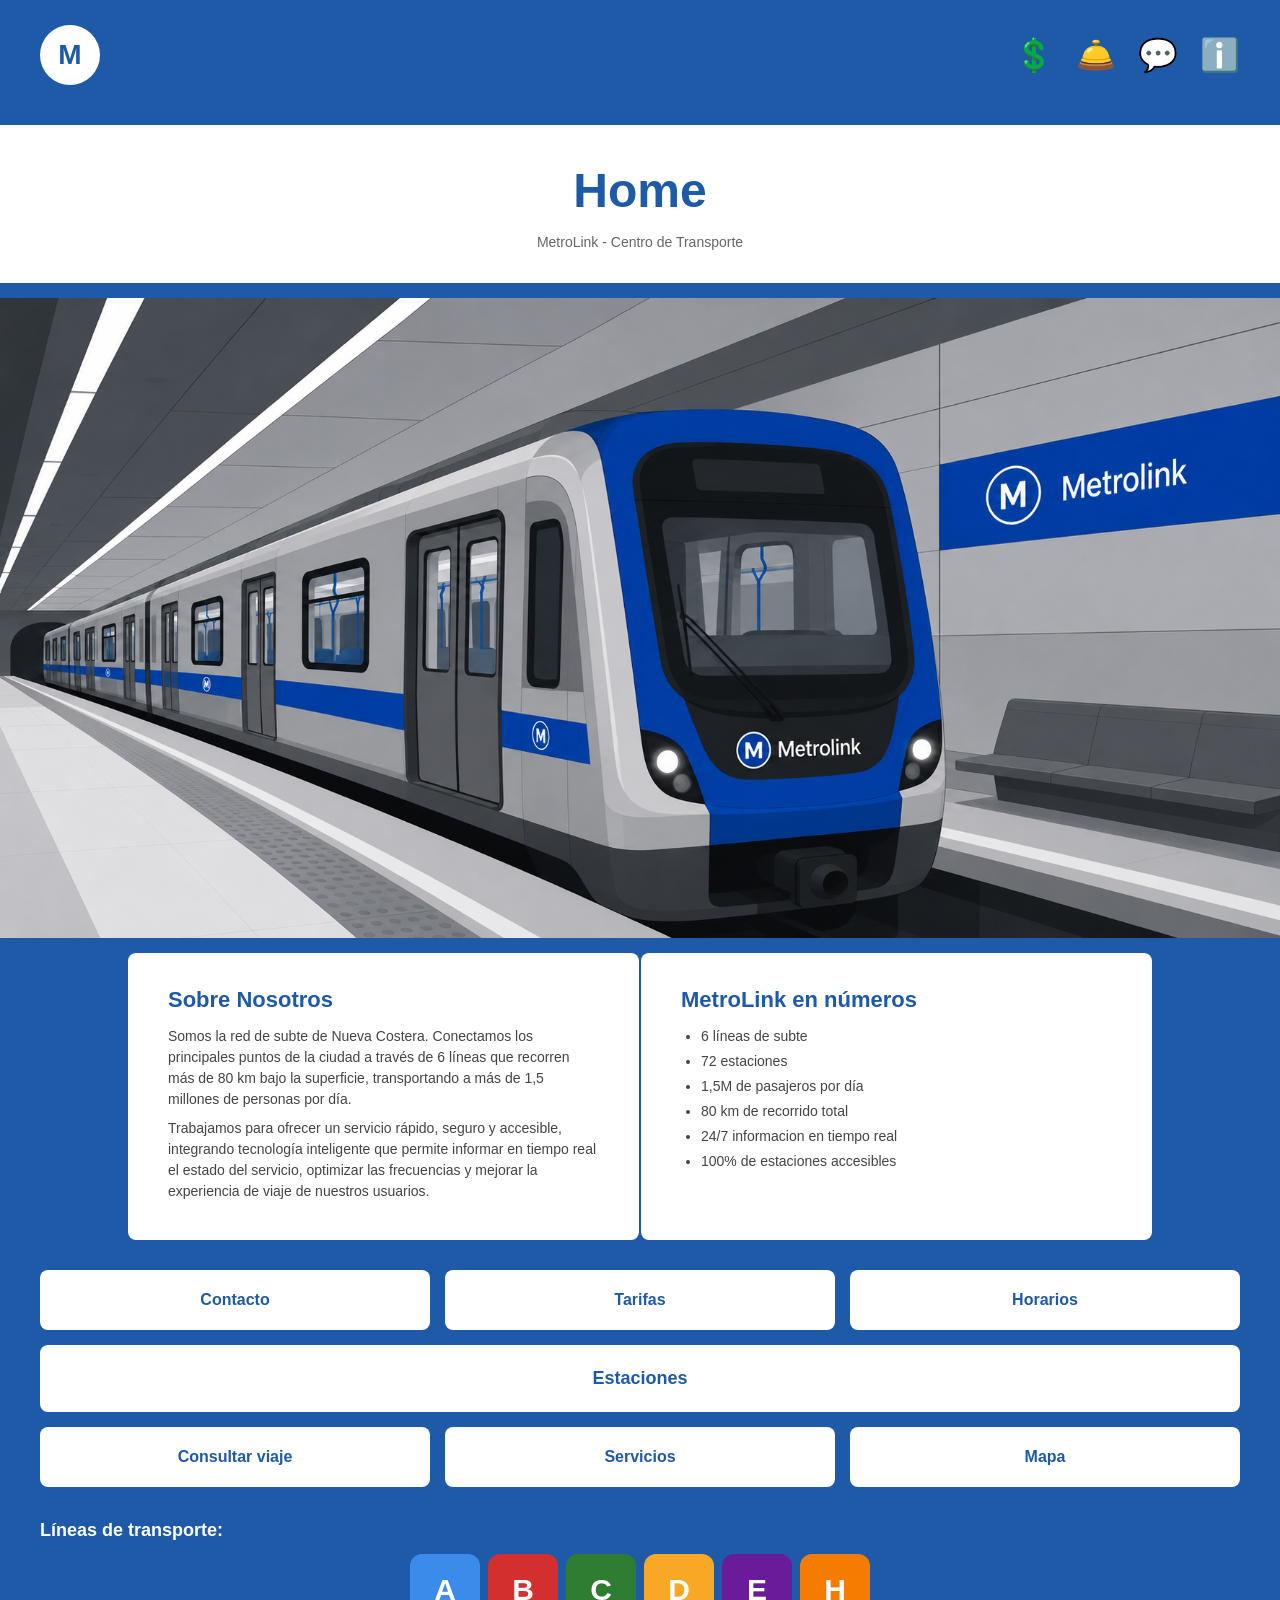
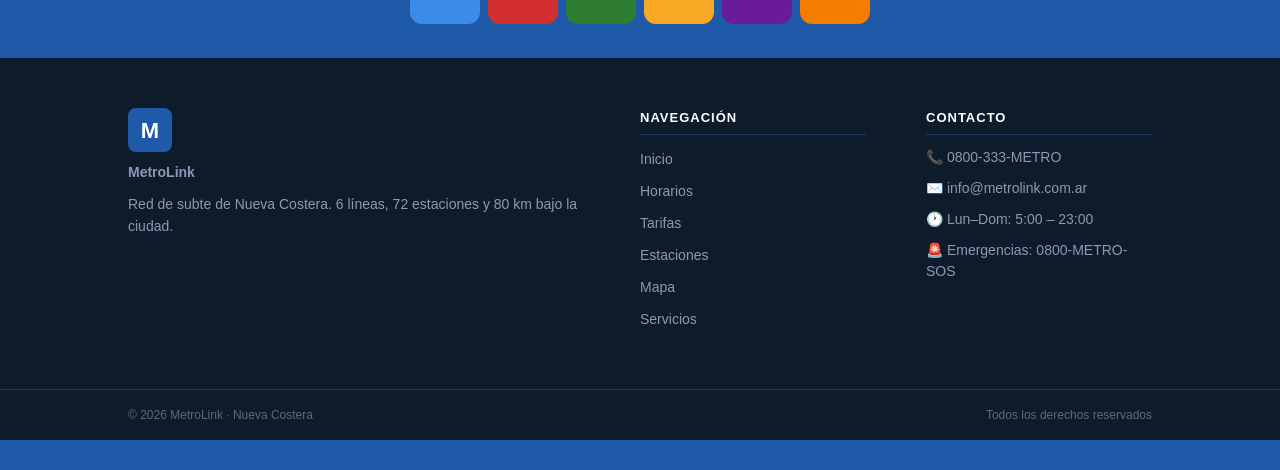
<file: index.html>
<!DOCTYPE html>
<html lang="es">
<head>
  <meta charset="UTF-8">
  <meta name="viewport" content="width=device-width, initial-scale=1.0">
  <title>MetroLink - Inicio</title>
  <link rel="stylesheet" href="css/styles.css">
</head>
<body>

  <div class="contenedor">

    <div class="header">
      <div class="logo">M</div>
      <div class="iconos-header">
        <a href="tarifas.html" title="Tarifas">💲</a>
        <a href="servicios.html" title="Servicios">🛎️</a>
        <a href="contacto.html" title="Contacto">💬</a>
        <a href="faq.html" title="Preguntas frecuentes">ℹ️</a>
      </div>
    </div>

    <div class="titulo-pagina">
      <h1>Home</h1>
      <p>MetroLink - Centro de Transporte</p>
    </div>

    <div class="hero-imagen">
      <img src="./img/70e13121-4ccc-4b6a-8843-1305ebfc134d.png" alt="Subte de Nueva Costera">
    </div>

    <div class="fila-desktop">
      <div class="bloque">
        <h2>Sobre Nosotros</h2>
        <p>Somos la red de subte de Nueva Costera. Conectamos los principales puntos de la ciudad a través de 6 líneas que recorren más de 80 km bajo la superficie, transportando a más de 1,5 millones de personas por día.</p>
        <p>Trabajamos para ofrecer un servicio rápido, seguro y accesible, integrando tecnología inteligente que permite informar en tiempo real el estado del servicio, optimizar las frecuencias y mejorar la experiencia de viaje de nuestros usuarios.</p>
      </div>

      <div class="bloque">
        <h2>MetroLink en números</h2>
        <ul>
          <li>6 líneas de subte</li>
          <li>72 estaciones</li>
        <li>1,5M de pasajeros por día</li>
          <li>80 km de recorrido total</li>
          <li>24/7 informacion en tiempo real</li>
          <li>100% de estaciones accesibles</li>
        </ul>
      </div>
    </div>

    <div class="botones-rapidos">
      <a href="contacto.html" class="boton-rapido">Contacto</a>
      <a href="tarifas.html" class="boton-rapido">Tarifas</a>
      <a href="horarios.html" class="boton-rapido">Horarios</a>
    </div>

    <a href="estaciones.html" class="boton-ancho">Estaciones</a>

    <!-- Nuevas funcionalidades (Actividad 3) -->
    <div class="botones-rapidos">
      <a href="consulta.html" class="boton-rapido">Consultar viaje</a>
      <a href="servicios.html" class="boton-rapido">Servicios</a>
      <a href="mapa.html" class="boton-rapido">Mapa</a>
    </div>

    <div class="lineas-transporte">
      <h3>Líneas de transporte:</h3>
      <div class="fila-lineas">
        <a href="./lineas/linea a/linea-a.html" class="badge-linea linea-a">A</a>
        <a href="./lineas/linea b/linea-b.html" class="badge-linea linea-b">B</a>
        <a href="./lineas/linea c/linea-c.html" class="badge-linea linea-c">C</a>
        <a href="./lineas/linea d/Linead.html" class="badge-linea linea-d">D</a>
        <a href="./lineas/linea e/Lineae.html" class="badge-linea linea-e">E</a>
        <a href="./lineas/linea h/Lineah.html" class="badge-linea linea-h">H</a>
      </div>
    </div>

    <div class="footer">
      <div class="footer-grid">
        <div class="footer-columna">
          <div class="footer-logo">M</div>
          <p class="footer-marca">MetroLink</p>
          <p class="footer-desc">Red de subte de Nueva Costera. 6 líneas, 72 estaciones y 80 km bajo la ciudad.</p>
        </div>
        <div class="footer-columna">
          <h4>Navegación</h4>
          <ul class="footer-links">
            <li><a href="index.html">Inicio</a></li>
            <li><a href="horarios.html">Horarios</a></li>
            <li><a href="tarifas.html">Tarifas</a></li>
            <li><a href="estaciones.html">Estaciones</a></li>
            <li><a href="mapa.html">Mapa</a></li>
            <li><a href="servicios.html">Servicios</a></li>
          </ul>
        </div>
        <div class="footer-columna">
          <h4>Contacto</h4>
          <p>📞 0800-333-METRO</p>
          <p>✉️ info@metrolink.com.ar</p>
          <p>🕐 Lun–Dom: 5:00 – 23:00</p>
          <p>🚨 Emergencias: 0800-METRO-SOS</p>
        </div>
      </div>
      <div class="footer-bottom">
        <span>© 2026 MetroLink · Nueva Costera</span>
        <span>Todos los derechos reservados</span>
      </div>
    </div>

  </div>

</body>
</html>
</file>
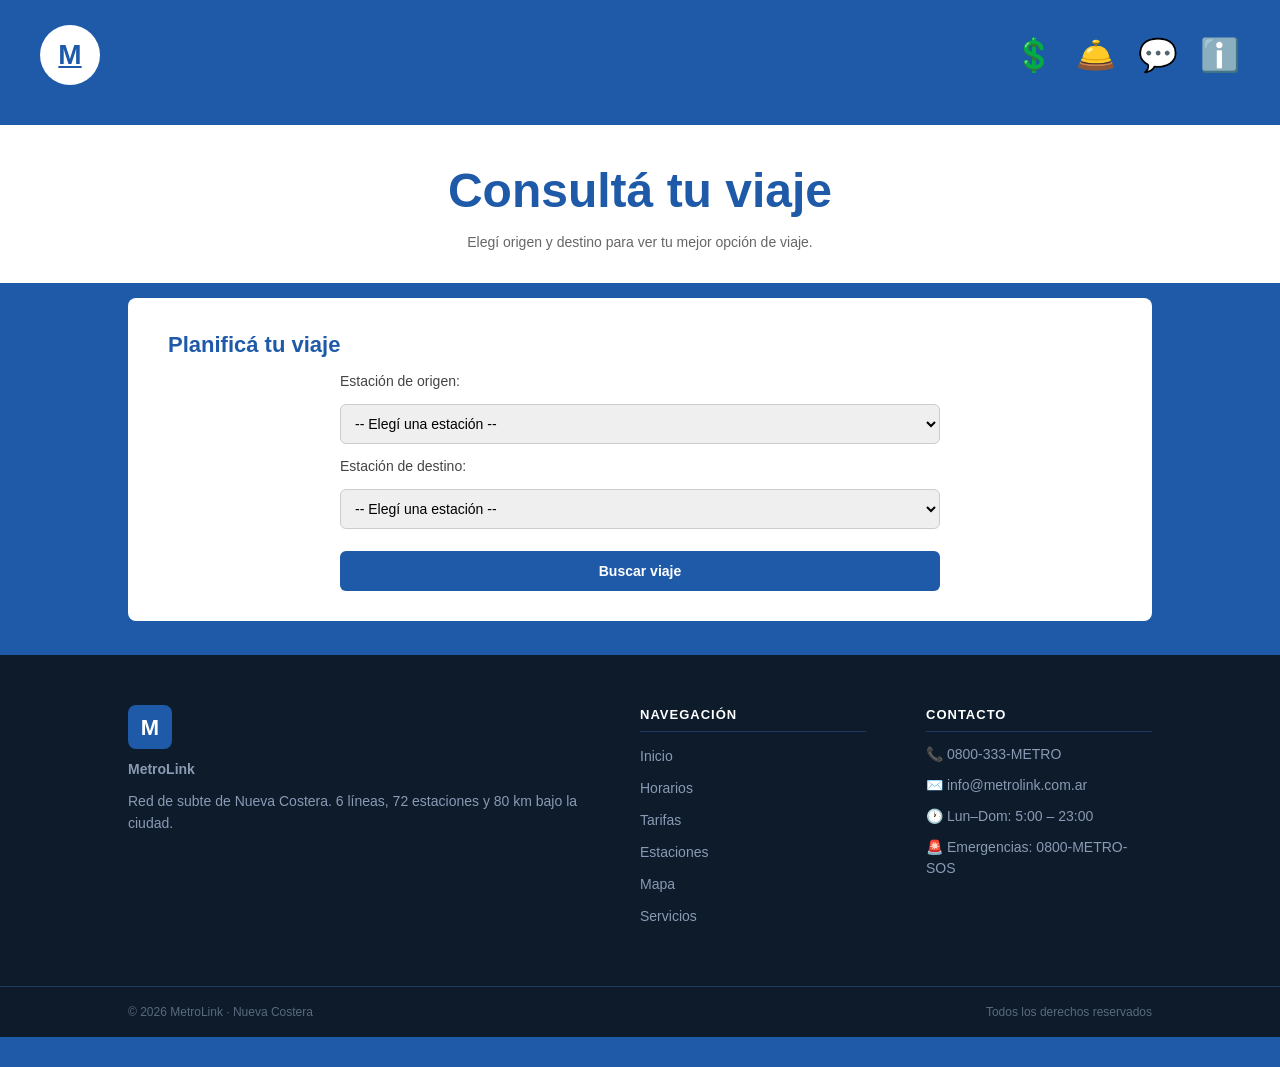
<file: consulta.html>
<!DOCTYPE html>
<html lang="es">
<head>
  <meta charset="UTF-8">
  <meta name="viewport" content="width=device-width, initial-scale=1.0">
  <title>MetroLink - Consulta de Viajes</title>
  <link rel="stylesheet" href="css/styles.css">
</head>
<body>

  <div class="contenedor">

    <div class="header">
      <a href="index.html" class="logo">M</a>
      <div class="iconos-header">
        <a href="tarifas.html" title="Tarifas">💲</a>
        <a href="servicios.html" title="Servicios">🛎️</a>
        <a href="contacto.html" title="Contacto">💬</a>
        <a href="faq.html" title="Preguntas frecuentes">ℹ️</a>
      </div>
    </div>

    <div class="titulo-pagina">
      <h1>Consultá tu viaje</h1>
      <p>Elegí origen y destino para ver tu mejor opción de viaje.</p>
    </div>

    <div class="bloque">
      <h2>Planificá tu viaje</h2>

      <div class="formulario">
        <label for="origen">Estación de origen:</label>
        <select id="origen">
          <option value="">-- Elegí una estación --</option>
          <option value="Plaza de Mayo">Plaza de Mayo</option>
          <option value="Moreno">Moreno</option>
          <option value="San Pedrito">San Pedrito</option>
          <option value="L. N. Alem">L. N. Alem</option>
          <option value="Carlos Pellegrini">Carlos Pellegrini</option>
          <option value="J. M. Rosas">J. M. Rosas</option>
          <option value="Retiro">Retiro</option>
          <option value="Av. de Mayo">Av. de Mayo</option>
          <option value="Constitución">Constitución</option>
          <option value="Catedral">Catedral</option>
          <option value="9 de Julio">9 de Julio</option>
          <option value="Congreso de Tucumán">Congreso de Tucumán</option>
          <option value="Bolívar">Bolívar</option>
          <option value="Plaza de los Virreyes">Plaza de los Virreyes</option>
          <option value="Facultad de Medicina">Facultad de Medicina</option>
          <option value="Caseros">Caseros</option>
          <option value="Hospitales">Hospitales</option>
        </select>

        <label for="destino">Estación de destino:</label>
        <select id="destino">
          <option value="">-- Elegí una estación --</option>
          <option value="Plaza de Mayo">Plaza de Mayo</option>
          <option value="Moreno">Moreno</option>
          <option value="San Pedrito">San Pedrito</option>
          <option value="L. N. Alem">L. N. Alem</option>
          <option value="Carlos Pellegrini">Carlos Pellegrini</option>
          <option value="J. M. Rosas">J. M. Rosas</option>
          <option value="Retiro">Retiro</option>
          <option value="Av. de Mayo">Av. de Mayo</option>
          <option value="Constitución">Constitución</option>
          <option value="Catedral">Catedral</option>
          <option value="9 de Julio">9 de Julio</option>
          <option value="Congreso de Tucumán">Congreso de Tucumán</option>
          <option value="Bolívar">Bolívar</option>
          <option value="Plaza de los Virreyes">Plaza de los Virreyes</option>
          <option value="Facultad de Medicina">Facultad de Medicina</option>
          <option value="Caseros">Caseros</option>
          <option value="Hospitales">Hospitales</option>
        </select>

        <button class="boton-enviar" onclick="consultarViaje()">Buscar viaje</button>
      </div>

      <!-- Mensaje de error -->
      <p id="mensajeError" class="oculto" style="color: #D32F2F; margin-top: 10px; text-align: center;"></p>

      <!-- Resultado del viaje -->
      <div id="resultadoViaje" class="resultado oculto">
        <h3>Tu viaje recomendado</h3>

        <div class="resultado-dato">
          <strong>Origen:</strong>
          <span id="resOrigen"></span>
        </div>
        <div class="resultado-dato">
          <strong>Destino:</strong>
          <span id="resDestino"></span>
        </div>
          <div class="resultado-dato">
          <strong>Transporte recomendado:</strong>
          <span id="resTransporte"></span>
        </div>
        <div class="resultado-dato">
          <strong>Plataforma / Andén:</strong>
          <span id="resAnden"></span>
        </div>
        <div class="resultado-dato">
          <strong>Tiempo estimado:</strong>
          <span id="resTiempo"></span>
        </div>
        <div class="resultado-dato">
          <strong>Costo estimado:</strong>
          <span id="resCosto"></span>
        </div>
      </div>
    </div>

    <div class="footer">
      <div class="footer-grid">
        <div class="footer-columna">
          <div class="footer-logo">M</div>
          <p class="footer-marca">MetroLink</p>
          <p class="footer-desc">Red de subte de Nueva Costera. 6 líneas, 72 estaciones y 80 km bajo la ciudad.</p>
        </div>
        <div class="footer-columna">
          <h4>Navegación</h4>
          <ul class="footer-links">
            <li><a href="index.html">Inicio</a></li>
            <li><a href="horarios.html">Horarios</a></li>
            <li><a href="tarifas.html">Tarifas</a></li>
            <li><a href="estaciones.html">Estaciones</a></li>
            <li><a href="mapa.html">Mapa</a></li>
            <li><a href="servicios.html">Servicios</a></li>
          </ul>
        </div>
        <div class="footer-columna">
          <h4>Contacto</h4>
          <p>📞 0800-333-METRO</p>
          <p>✉️ info@metrolink.com.ar</p>
          <p>🕐 Lun–Dom: 5:00 – 23:00</p>
          <p>🚨 Emergencias: 0800-METRO-SOS</p>
        </div>
      </div>
      <div class="footer-bottom">
        <span>© 2026 MetroLink · Nueva Costera</span>
        <span>Todos los derechos reservados</span>
      </div>
    </div>

  </div>

  <script src="js/script.js"></script>

</body>
</html>
</file>
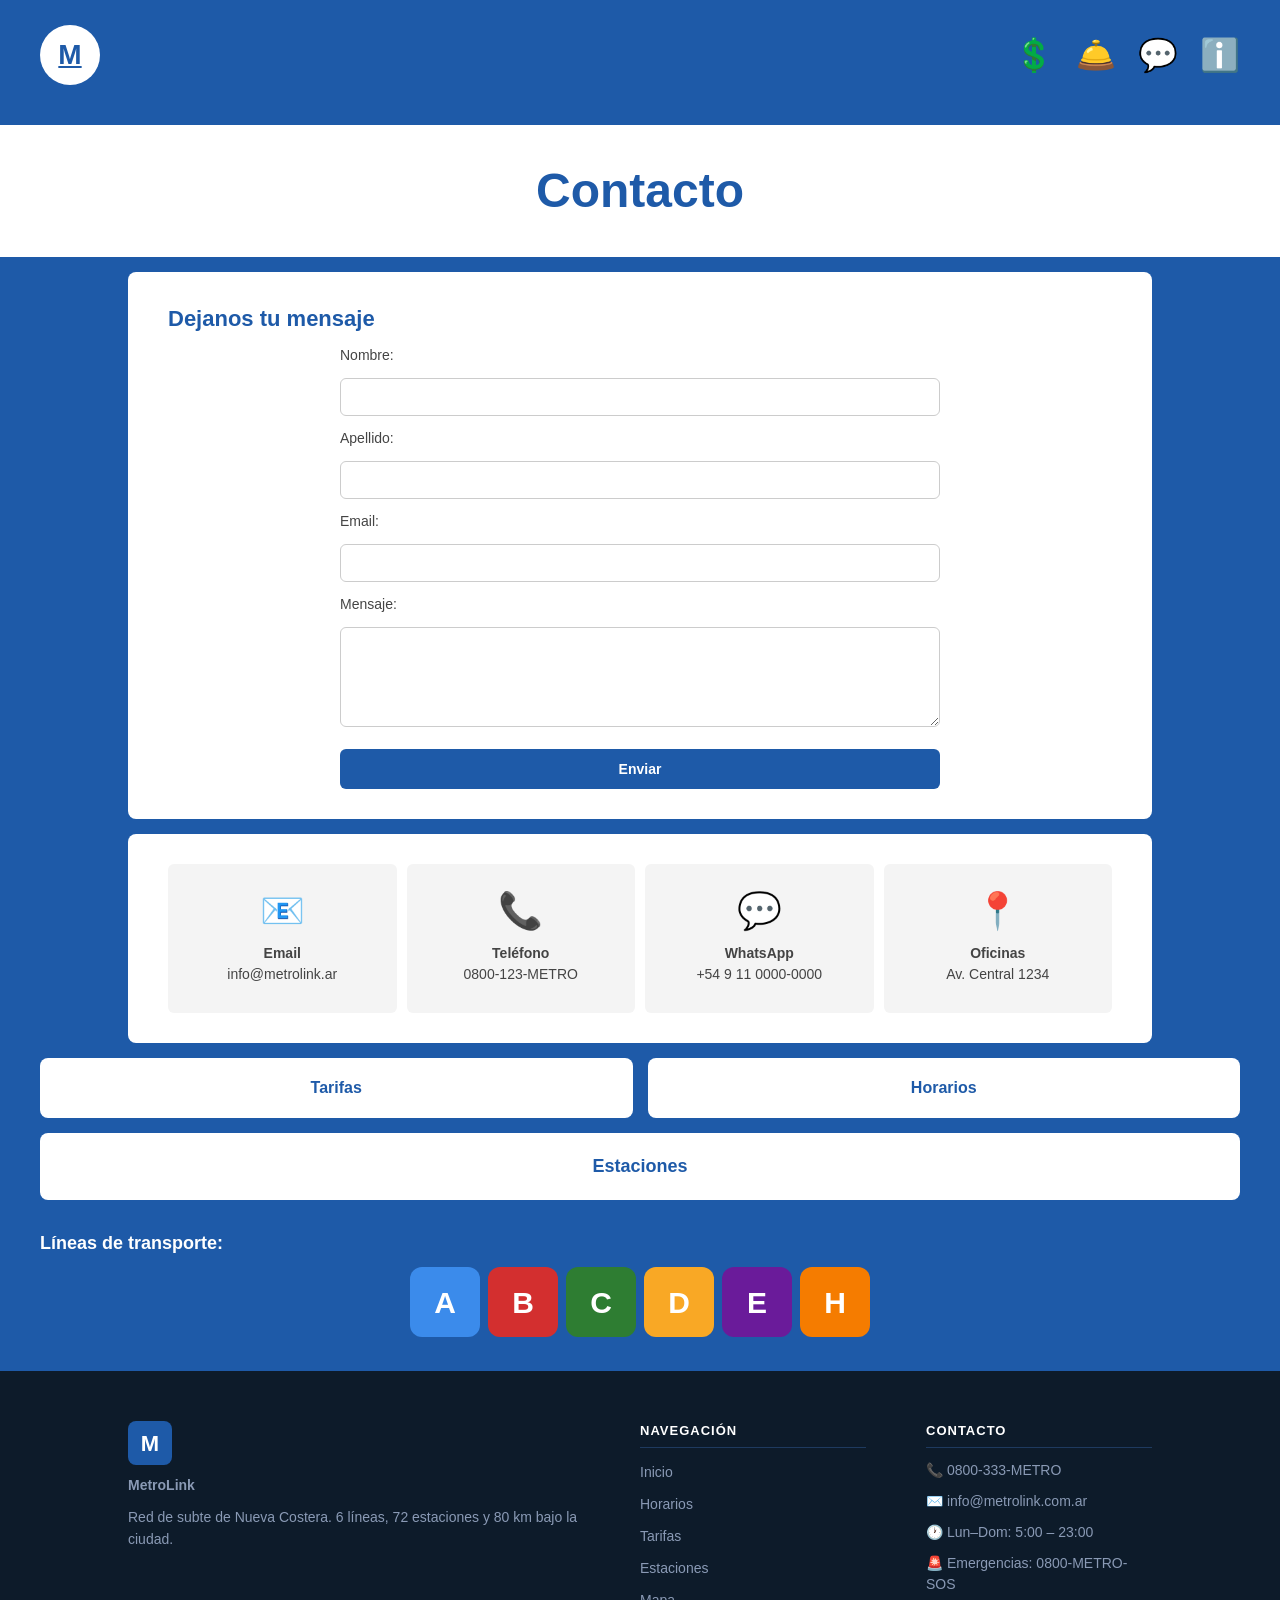
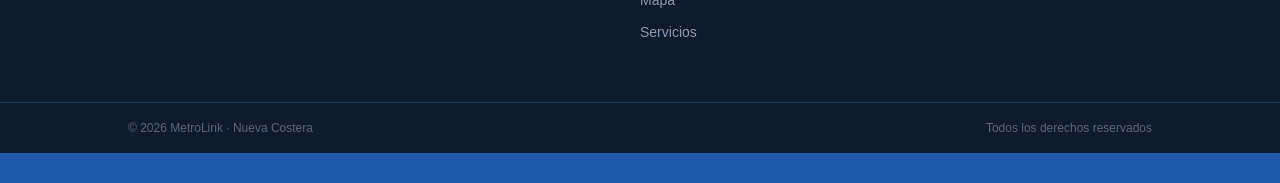
<file: contacto.html>
<!DOCTYPE html>
<html lang="es">
<head>
  <meta charset="UTF-8">
  <meta name="viewport" content="width=device-width, initial-scale=1.0">
  <title>MetroLink - Contacto</title>
  <link rel="stylesheet" href="css/styles.css">
</head>
<body>

  <div class="contenedor">

    <div class="header">
      <a href="index.html" class="logo">M</a>
      <div class="iconos-header">
        <a href="tarifas.html" title="Tarifas">💲</a>
        <a href="servicios.html" title="Servicios">🛎️</a>
        <a href="contacto.html" title="Contacto">💬</a>
        <a href="faq.html" title="Preguntas frecuentes">ℹ️</a>
      </div>
    </div>

    <div class="titulo-pagina">
      <h1>Contacto</h1>
    </div>

    <div class="bloque">
      <h2>Dejanos tu mensaje</h2>

        <form class="formulario" onsubmit="enviarMensaje(event)">
        <label for="nombre">Nombre:</label>
        <input type="text" id="nombre" name="nombre" required>

        <label for="apellido">Apellido:</label>
        <input type="text" id="apellido" name="apellido" required>

        <label for="email">Email:</label>
        <input type="email" id="email" name="email" required>

        <label for="mensaje">Mensaje:</label>
        <textarea id="mensaje" name="mensaje" required></textarea>

        <button type="submit" class="boton-enviar">Enviar</button>
      </form>

      <p id="mensajeEnviado" class="oculto" style="color: #2E7D32; margin-top: 10px; text-align: center;">
        ¡Mensaje enviado correctamente!
      </p>
    </div>

    <div class="bloque">
      <div class="tarjetas-contacto">
        <div class="tarjeta">
          <div class="tarjeta-icono">📧</div>
          <strong>Email</strong>
          <p>info@metrolink.ar</p>
        </div>
        <div class="tarjeta">
          <div class="tarjeta-icono">📞</div>
          <strong>Teléfono</strong>
          <p>0800-123-METRO</p>
        </div>
        <div class="tarjeta">
          <div class="tarjeta-icono">💬</div>
          <strong>WhatsApp</strong>
          <p>+54 9 11 0000-0000</p>
        </div>
        <div class="tarjeta">
          <div class="tarjeta-icono">📍</div>
          <strong>Oficinas</strong>
          <p>Av. Central 1234</p>
        </div>
      </div>
    </div>

    <div class="botones-rapidos">
      <a href="tarifas.html" class="boton-rapido">Tarifas</a>
      <a href="horarios.html" class="boton-rapido">Horarios</a>
    </div>

    <a href="estaciones.html" class="boton-ancho">Estaciones</a>

    <div class="lineas-transporte">
      <h3>Líneas de transporte:</h3>
      <div class="fila-lineas">
        <a href="./lineas/linea a/linea-a.html" class="badge-linea linea-a">A</a>
        <a href="./lineas/linea b/linea-b.html" class="badge-linea linea-b">B</a>
        <a href="./lineas/linea c/linea-c.html" class="badge-linea linea-c">C</a>
        <a href="./lineas/linea d/Linead.html" class="badge-linea linea-d">D</a>
        <a href="./lineas/linea e/Lineae.html" class="badge-linea linea-e">E</a>
        <a href="./lineas/linea h/Lineah.html" class="badge-linea linea-h">H</a>
      </div>
    </div>

    <div class="footer">
      <div class="footer-grid">
        <div class="footer-columna">
          <div class="footer-logo">M</div>
          <p class="footer-marca">MetroLink</p>
          <p class="footer-desc">Red de subte de Nueva Costera. 6 líneas, 72 estaciones y 80 km bajo la ciudad.</p>
        </div>
        <div class="footer-columna">
          <h4>Navegación</h4>
          <ul class="footer-links">
            <li><a href="index.html">Inicio</a></li>
            <li><a href="horarios.html">Horarios</a></li>
            <li><a href="tarifas.html">Tarifas</a></li>
            <li><a href="estaciones.html">Estaciones</a></li>
            <li><a href="mapa.html">Mapa</a></li>
            <li><a href="servicios.html">Servicios</a></li>
          </ul>
        </div>
        <div class="footer-columna">
          <h4>Contacto</h4>
          <p>📞 0800-333-METRO</p>
          <p>✉️ info@metrolink.com.ar</p>
          <p>🕐 Lun–Dom: 5:00 – 23:00</p>
          <p>🚨 Emergencias: 0800-METRO-SOS</p>
        </div>
      </div>
      <div class="footer-bottom">
        <span>© 2026 MetroLink · Nueva Costera</span>
        <span>Todos los derechos reservados</span>
      </div>
    </div>

  </div>

  <script src="js/script.js"></script>

</body>
</html>
</file>
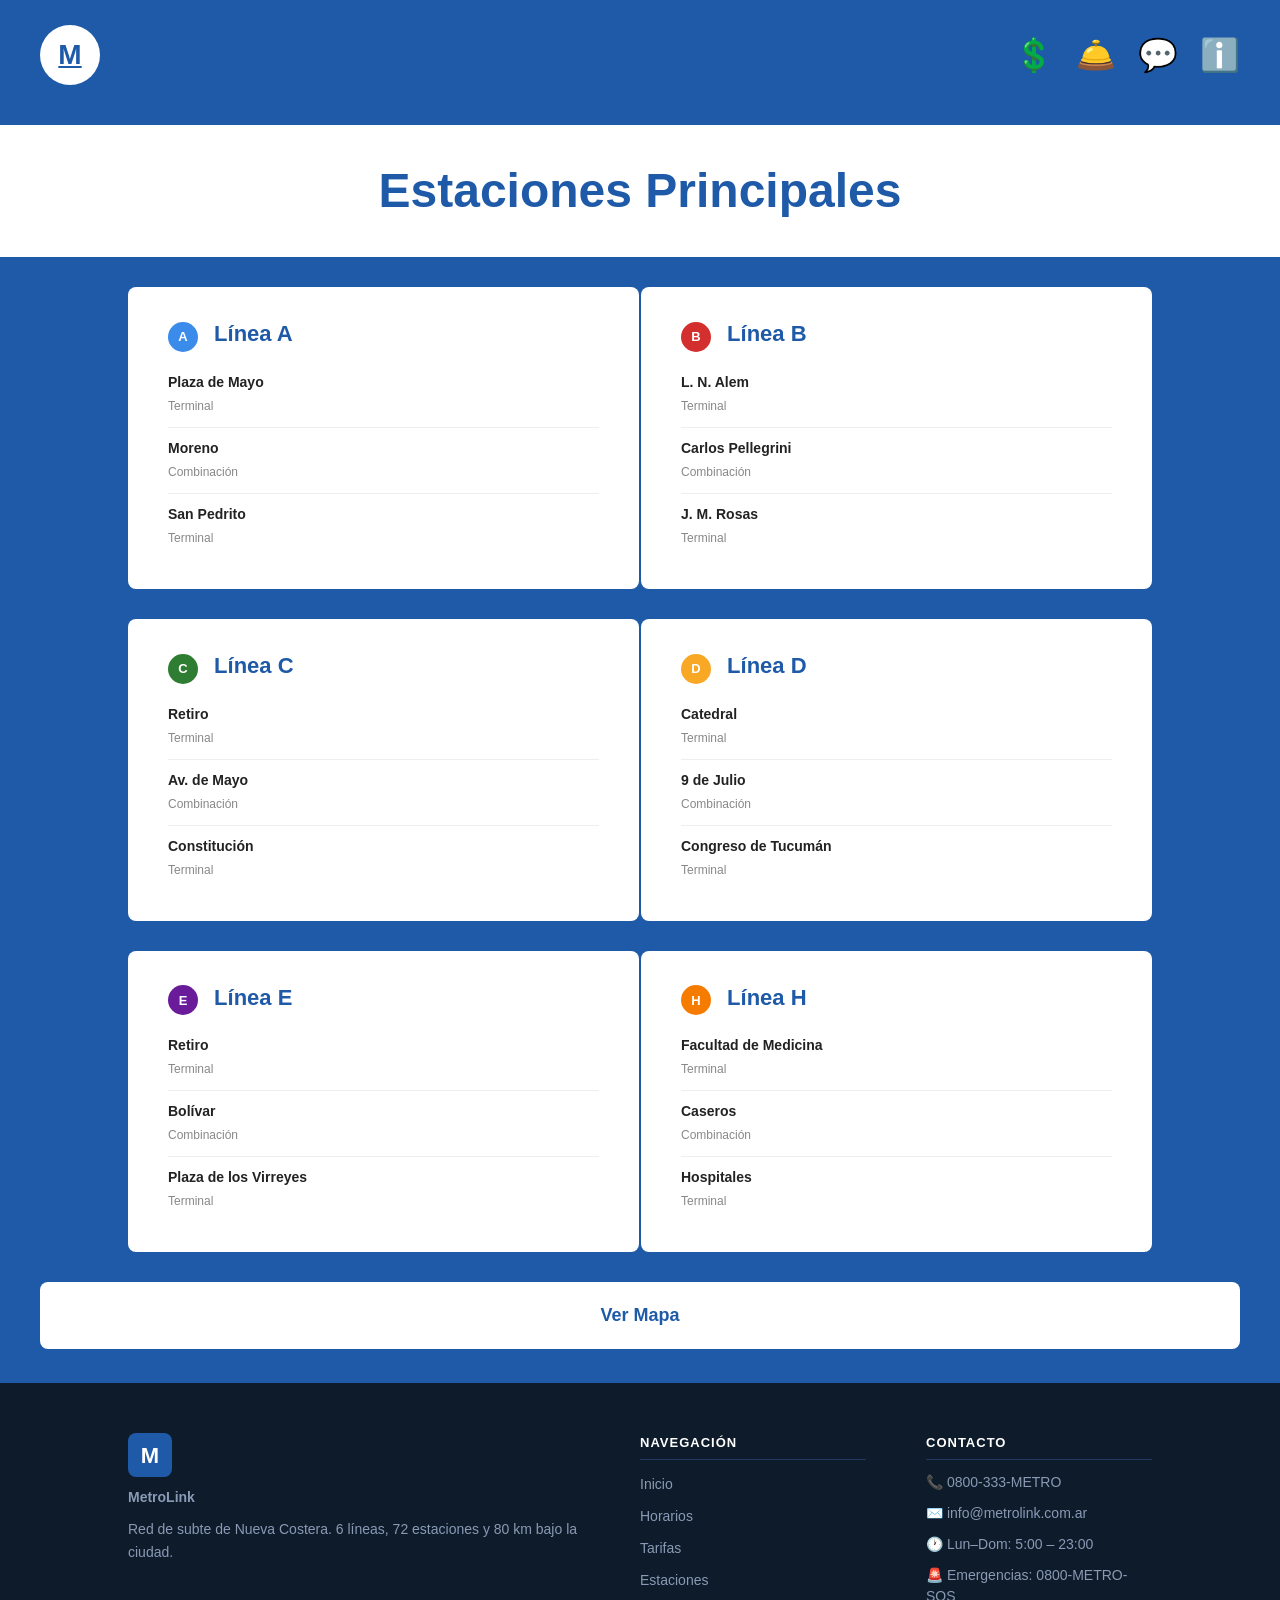
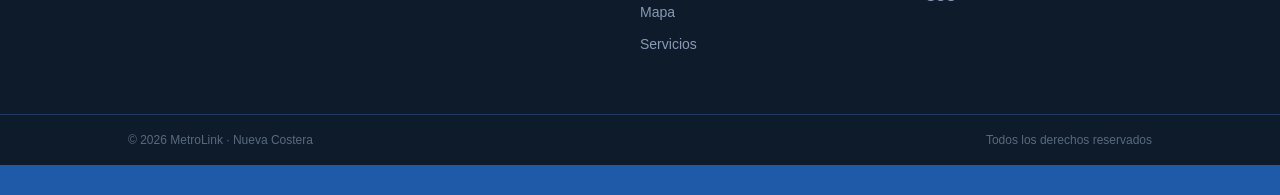
<file: estaciones.html>
<!DOCTYPE html>
<html lang="es">
<head>
  <meta charset="UTF-8">
  <meta name="viewport" content="width=device-width, initial-scale=1.0">
  <title>MetroLink - Estaciones</title>
  <link rel="stylesheet" href="css/styles.css">
</head>
<body>

  <div class="contenedor">

    <div class="header">
      <a href="index.html" class="logo">M</a>
      <div class="iconos-header">
        <a href="tarifas.html" title="Tarifas">💲</a>
        <a href="servicios.html" title="Servicios">🛎️</a>
        <a href="contacto.html" title="Contacto">💬</a>
        <a href="faq.html" title="Preguntas frecuentes">ℹ️</a>
      </div>
    </div>

    <div class="titulo-pagina">
      <h1>Estaciones Principales</h1>
    </div>

    <div class="fila-desktop">
      <div class="bloque">
        <h2><span class="badge-pequeno linea-a" style="display: inline-flex;">A</span> Línea A</h2>
        <div class="estacion-item">
          <div class="estacion-info">
            <strong>Plaza de Mayo</strong>
            <span>Terminal</span>
          </div>
        </div>
        <div class="estacion-item">
          <div class="estacion-info">
            <strong>Moreno</strong>
            <span>Combinación</span>
          </div>
        </div>
        <div class="estacion-item">
          <div class="estacion-info">
            <strong>San Pedrito</strong>
            <span>Terminal</span>
          </div>
        </div>
      </div>

      <div class="bloque">
        <h2><span class="badge-pequeno linea-b" style="display: inline-flex;">B</span> Línea B</h2>
        <div class="estacion-item">
            <div class="estacion-info">
            <strong>L. N. Alem</strong>
            <span>Terminal</span>
          </div>
        </div>
        <div class="estacion-item">
          <div class="estacion-info">
            <strong>Carlos Pellegrini</strong>
            <span>Combinación</span>
          </div>
        </div>
        <div class="estacion-item">
          <div class="estacion-info">
            <strong>J. M. Rosas</strong>
            <span>Terminal</span>
          </div>
        </div>
      </div>
    </div>

    <div class="fila-desktop">
      <div class="bloque">
        <h2><span class="badge-pequeno linea-c" style="display: inline-flex;">C</span> Línea C</h2>
        <div class="estacion-item">
          <div class="estacion-info">
            <strong>Retiro</strong>
            <span>Terminal</span>
          </div>
        </div>
        <div class="estacion-item">
          <div class="estacion-info">
            <strong>Av. de Mayo</strong>
            <span>Combinación</span>
          </div>
        </div>
        <div class="estacion-item">
          <div class="estacion-info">
            <strong>Constitución</strong>
            <span>Terminal</span>
          </div>
        </div>
      </div>

      <div class="bloque">
        <h2><span class="badge-pequeno linea-d" style="display: inline-flex;">D</span> Línea D</h2>
        <div class="estacion-item">
          <div class="estacion-info">
            <strong>Catedral</strong>
            <span>Terminal</span>
          </div>
        </div>
        <div class="estacion-item">
          <div class="estacion-info">
            <strong>9 de Julio</strong>
            <span>Combinación</span>
          </div>
        </div>
        <div class="estacion-item">
          <div class="estacion-info">
            <strong>Congreso de Tucumán</strong>
            <span>Terminal</span>
          </div>
        </div>
      </div>
    </div>

    <div class="fila-desktop">
      <div class="bloque">
        <h2><span class="badge-pequeno linea-e" style="display: inline-flex;">E</span> Línea E</h2>
        <div class="estacion-item">
          <div class="estacion-info">
            <strong>Retiro</strong>
            <span>Terminal</span>
          </div>
        </div>
        <div class="estacion-item">
          <div class="estacion-info">
            <strong>Bolívar</strong>
            <span>Combinación</span>
          </div>
        </div>
        <div class="estacion-item">
          <div class="estacion-info">
            <strong>Plaza de los Virreyes</strong>
            <span>Terminal</span>
          </div>
        </div>
      </div>

      <div class="bloque">
        <h2><span class="badge-pequeno linea-h" style="display: inline-flex;">H</span> Línea H</h2>
        <div class="estacion-item">
          <div class="estacion-info">
            <strong>Facultad de Medicina</strong>
            <span>Terminal</span>
          </div>
        </div>
        <div class="estacion-item">
          <div class="estacion-info">
            <strong>Caseros</strong>
            <span>Combinación</span>
          </div>
        </div>
        <div class="estacion-item">
          <div class="estacion-info">
            <strong>Hospitales</strong>
            <span>Terminal</span>
          </div>
        </div>
      </div>
    </div>

    <a href="mapa.html" class="boton-ancho">Ver Mapa</a>

    <div class="footer">
      <div class="footer-grid">
        <div class="footer-columna">
          <div class="footer-logo">M</div>
          <p class="footer-marca">MetroLink</p>
          <p class="footer-desc">Red de subte de Nueva Costera. 6 líneas, 72 estaciones y 80 km bajo la ciudad.</p>
        </div>
        <div class="footer-columna">
          <h4>Navegación</h4>
          <ul class="footer-links">
            <li><a href="index.html">Inicio</a></li>
            <li><a href="horarios.html">Horarios</a></li>
            <li><a href="tarifas.html">Tarifas</a></li>
            <li><a href="estaciones.html">Estaciones</a></li>
            <li><a href="mapa.html">Mapa</a></li>
            <li><a href="servicios.html">Servicios</a></li>
          </ul>
        </div>
        <div class="footer-columna">
          <h4>Contacto</h4>
          <p>📞 0800-333-METRO</p>
          <p>✉️ info@metrolink.com.ar</p>
          <p>🕐 Lun–Dom: 5:00 – 23:00</p>
          <p>🚨 Emergencias: 0800-METRO-SOS</p>
        </div>
      </div>
      <div class="footer-bottom">
        <span>© 2026 MetroLink · Nueva Costera</span>
        <span>Todos los derechos reservados</span>
      </div>
    </div>

  </div>

</body>
</html>
</file>
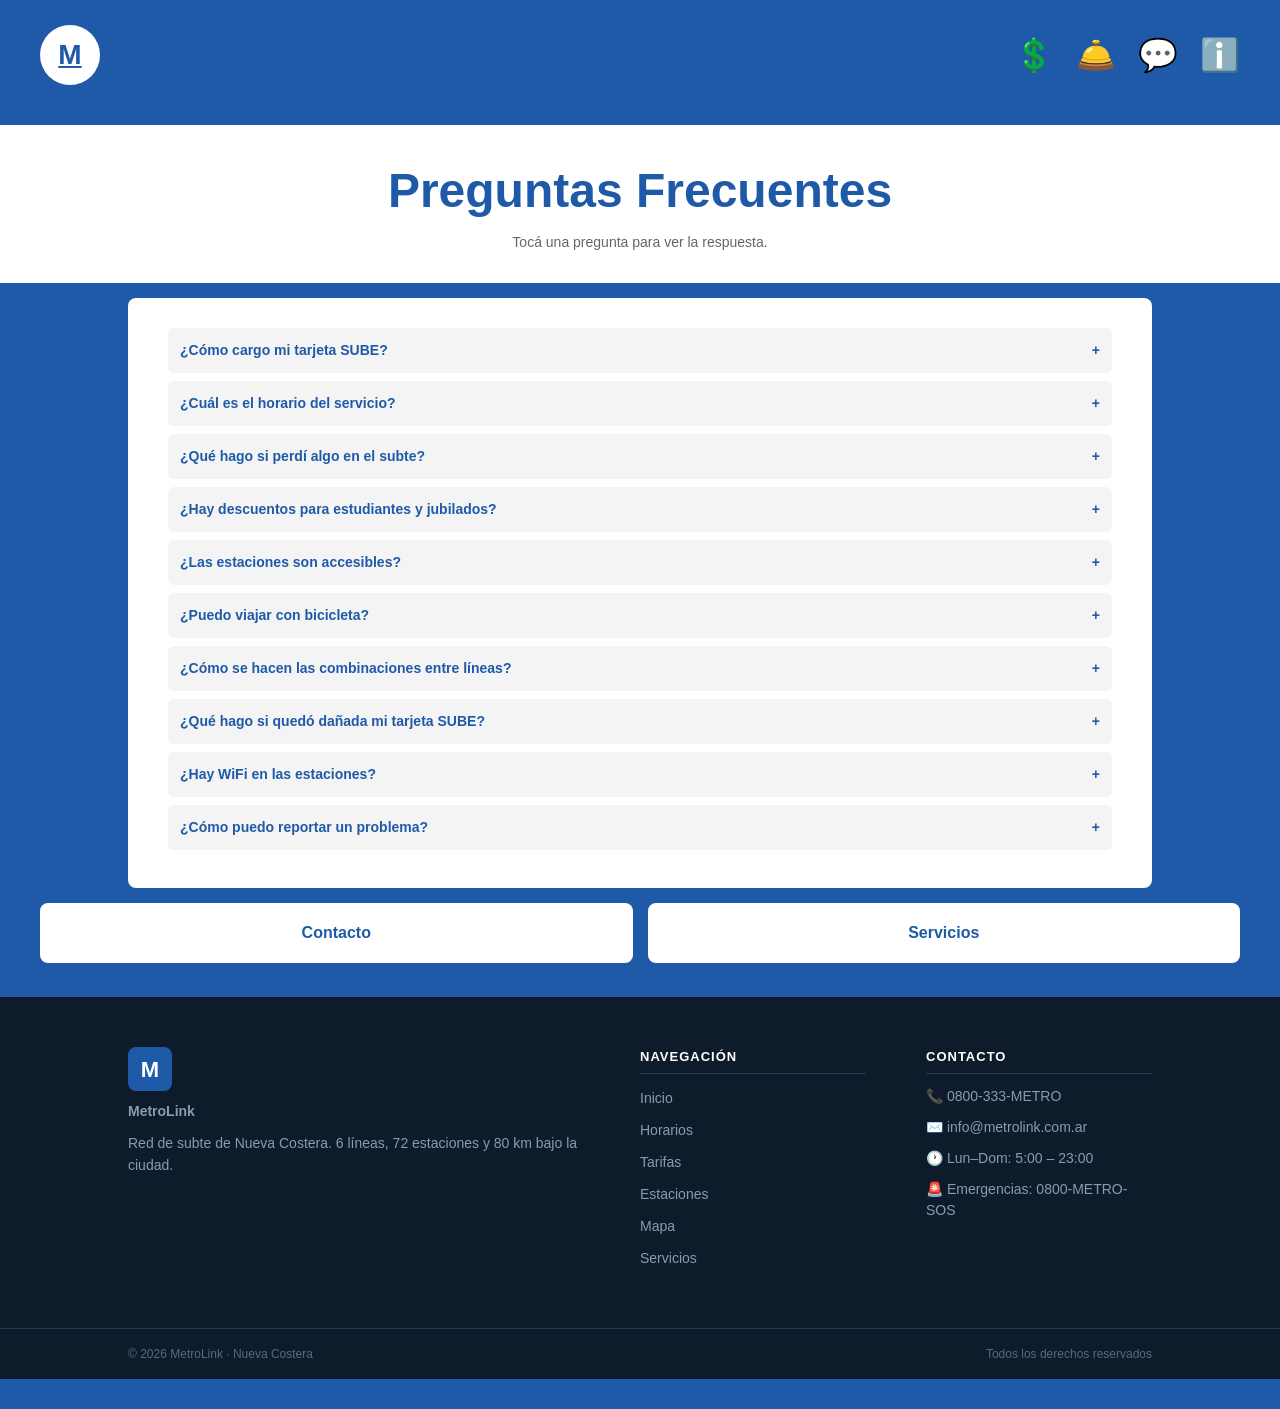
<file: faq.html>
<!DOCTYPE html>
<html lang="es">
<head>
  <meta charset="UTF-8">
  <meta name="viewport" content="width=device-width, initial-scale=1.0">
  <title>MetroLink - Preguntas Frecuentes</title>
  <link rel="stylesheet" href="css/styles.css">
</head>
<body>

  <div class="contenedor">

    <div class="header">
      <a href="index.html" class="logo">M</a>
      <div class="iconos-header">
        <a href="tarifas.html" title="Tarifas">💲</a>
        <a href="servicios.html" title="Servicios">🛎️</a>
        <a href="contacto.html" title="Contacto">💬</a>
        <a href="faq.html" title="Preguntas frecuentes">ℹ️</a>
      </div>
    </div>

    <div class="titulo-pagina">
      <h1>Preguntas Frecuentes</h1>
      <p>Tocá una pregunta para ver la respuesta.</p>
    </div>

    <div class="bloque">

      <div class="pregunta" onclick="abrirPregunta(this)">
        <div class="pregunta-titulo">
          ¿Cómo cargo mi tarjeta SUBE?
          <span>+</span>
        </div>
        <div class="pregunta-respuesta">
          <p>Podés cargarla en cualquiera de los puntos de venta dentro de las estaciones, en kioscos autorizados o a través de la app oficial de SUBE. Tambien se puede cargar con tarjeta de crédito o débito en las máquinas automáticas de la terminal.</p>
        </div>
      </div>

      <div class="pregunta" onclick="abrirPregunta(this)">
        <div class="pregunta-titulo">
          ¿Cuál es el horario del servicio?
          <span>+</span>
        </div>
        <div class="pregunta-respuesta">
          <p>De lunes a viernes el servicio funciona de 05:00 a 23:30. Los sábados de 05:30 a 00:00. Domingos y feriados de 06:00 a 22:30. Estos horarios pueden variar según la línea.</p>
        </div>
      </div>

      <div class="pregunta" onclick="abrirPregunta(this)">
        <div class="pregunta-titulo">
          ¿Qué hago si perdí algo en el subte?
          <span>+</span>
        </div>
      <div class="pregunta-respuesta">
          <p>Podés acercarte a la Oficina de Objetos Perdidos ubicada en el hall central de la terminal, o comunicarte al 0800-123-METRO. Los objetos se guardan durante 60 días.</p>
        </div>
      </div>

      <div class="pregunta" onclick="abrirPregunta(this)">
        <div class="pregunta-titulo">
          ¿Hay descuentos para estudiantes y jubilados?
          <span>+</span>
        </div>
        <div class="pregunta-respuesta">
          <p>Sí. Los jubilados y pensionados tienen un descuento del 55% sobre la tarifa de cualquier línea. Los estudiantes con boleto educativo tienen un descuento del 60%, según los días y horarios habilitados.</p>
        </div>
      </div>

      <div class="pregunta" onclick="abrirPregunta(this)">
        <div class="pregunta-titulo">
          ¿Las estaciones son accesibles?
          <span>+</span>
        </div>
        <div class="pregunta-respuesta">
          <p>El 100% de nuestras estaciones cuentan con criterios básicos de accesibilidad: rampas, señalización en braille y pisos podotáctiles. El 90% además cuenta con ascensores. Podés consultar el detalle de cada estación en su página individual.</p>
        </div>
      </div>

      <div class="pregunta" onclick="abrirPregunta(this)">
        <div class="pregunta-titulo">
          ¿Puedo viajar con bicicleta?
          <span>+</span>
        </div>
        <div class="pregunta-respuesta">
          <p>Sí, se pueden ingresar bicicletas plegables sin restricciones. Las bicicletas comunes se permiten los sábados, domingos y feriados, sin costo adicional, en el último vagón de cada formación.</p>
        </div>
      </div>

      <div class="pregunta" onclick="abrirPregunta(this)">
        <div class="pregunta-titulo">
          ¿Cómo se hacen las combinaciones entre líneas?
          <span>+</span>
        </div>
        <div class="pregunta-respuesta">
          <p>Las combinaciones se hacen sin pagar un nuevo viaje, dentro de los 60 minutos desde el ingreso original. Las estaciones con combinación están marcadas en el mapa de la red y en el sitio de cada línea.</p>
        </div>
      </div>

      <div class="pregunta" onclick="abrirPregunta(this)">
        <div class="pregunta-titulo">
          ¿Qué hago si quedó dañada mi tarjeta SUBE?
          <span>+</span>
        </div>
        <div class="pregunta-respuesta">
          <p>Te podés acercar a la oficina central de atención al usuario o a uno de los Centros SUBE habilitados. Allí te van a recuperar el saldo y entregar una tarjeta nueva.</p>
        </div>
      </div>

      <div class="pregunta" onclick="abrirPregunta(this)">
        <div class="pregunta-titulo">
          ¿Hay WiFi en las estaciones?
          <span>+</span>
        </div>
        <div class="pregunta-respuesta">
          <p>Sí, todas las estaciones cuentan con WiFi gratuito. Conectate a la red "MetroLink-Free" sin necesidad de registrarte.</p>
        </div>
      </div>

      <div class="pregunta" onclick="abrirPregunta(this)">
        <div class="pregunta-titulo">
          ¿Cómo puedo reportar un problema?
          <span>+</span>
        </div>
        <div class="pregunta-respuesta">
          <p>Podés reportar cualquier inconveniente desde la página de <a href="contacto.html" style="color: #1E5AA8;">Contacto</a>, llamando al 0800-123-METRO o escribiendo a info@metrolink.ar.</p>
        </div>
      </div>

    </div>

    <div class="botones-rapidos">
      <a href="contacto.html" class="boton-rapido">Contacto</a>
      <a href="servicios.html" class="boton-rapido">Servicios</a>
    </div>

    <div class="footer">
      <div class="footer-grid">
        <div class="footer-columna">
          <div class="footer-logo">M</div>
          <p class="footer-marca">MetroLink</p>
          <p class="footer-desc">Red de subte de Nueva Costera. 6 líneas, 72 estaciones y 80 km bajo la ciudad.</p>
        </div>
        <div class="footer-columna">
          <h4>Navegación</h4>
          <ul class="footer-links">
            <li><a href="index.html">Inicio</a></li>
            <li><a href="horarios.html">Horarios</a></li>
            <li><a href="tarifas.html">Tarifas</a></li>
            <li><a href="estaciones.html">Estaciones</a></li>
            <li><a href="mapa.html">Mapa</a></li>
            <li><a href="servicios.html">Servicios</a></li>
          </ul>
        </div>
        <div class="footer-columna">
          <h4>Contacto</h4>
          <p>📞 0800-333-METRO</p>
          <p>✉️ info@metrolink.com.ar</p>
          <p>🕐 Lun–Dom: 5:00 – 23:00</p>
          <p>🚨 Emergencias: 0800-METRO-SOS</p>
        </div>
      </div>
      <div class="footer-bottom">
        <span>© 2026 MetroLink · Nueva Costera</span>
        <span>Todos los derechos reservados</span>
      </div>
    </div>

  </div>

  <script src="js/script.js"></script>

</body>
</html>
</file>
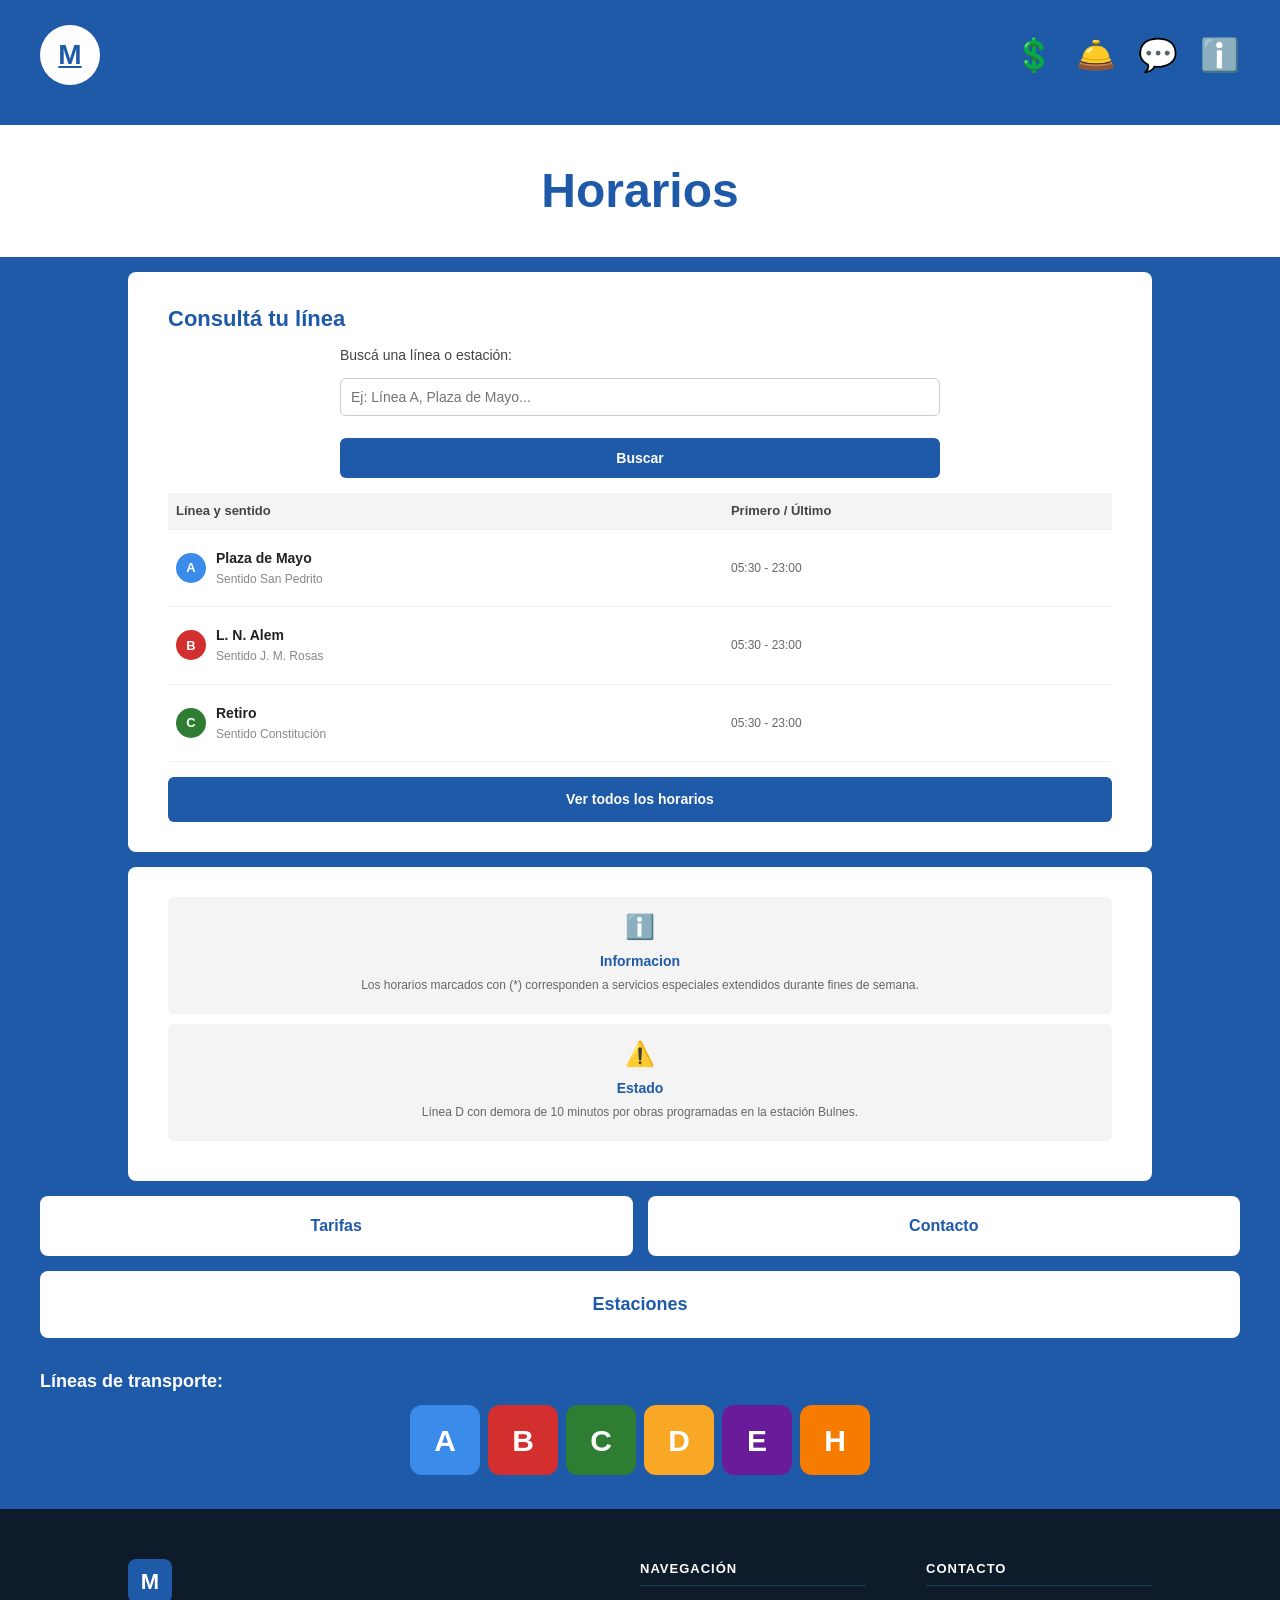
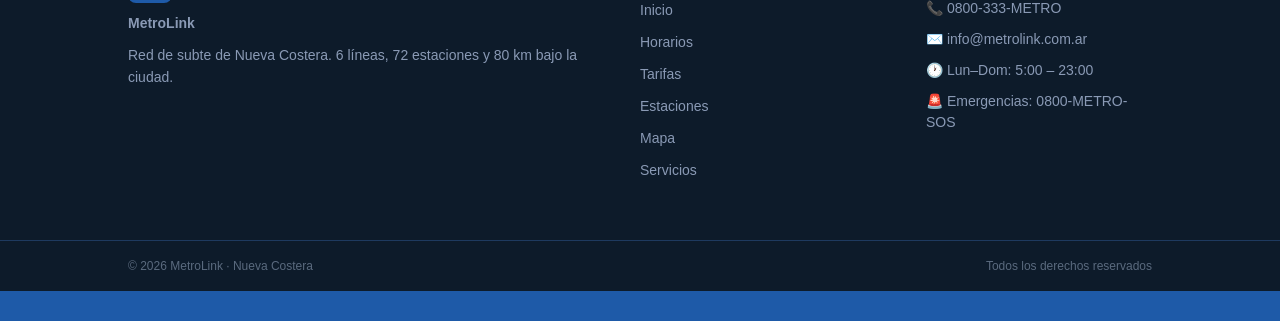
<file: horarios.html>
<!DOCTYPE html>
<html lang="es">
<head>
  <meta charset="UTF-8">
  <meta name="viewport" content="width=device-width, initial-scale=1.0">
  <title>MetroLink - Horarios</title>
  <link rel="stylesheet" href="css/styles.css">
</head>
<body>

  <div class="contenedor">

    <div class="header">
      <a href="index.html" class="logo">M</a>
      <div class="iconos-header">
        <a href="tarifas.html" title="Tarifas">💲</a>
        <a href="servicios.html" title="Servicios">🛎️</a>
        <a href="contacto.html" title="Contacto">💬</a>
        <a href="faq.html" title="Preguntas frecuentes">ℹ️</a>
      </div>
    </div>

    <div class="titulo-pagina">
      <h1>Horarios</h1>
    </div>

    <div class="bloque">
      <h2>Consultá tu línea</h2>
      <div class="formulario">
        <label for="buscarLinea">Buscá una línea o estación:</label>
        <input type="text" id="buscarLinea" placeholder="Ej: Línea A, Plaza de Mayo...">
        <button class="boton-enviar" onclick="buscarHorario()">Buscar</button>
      </div>

      <table class="tabla-simple" style="margin-top: 15px;">
        <thead>
          <tr>
            <th>Línea y sentido</th>
            <th>Primero / Último</th>
          </tr>
        </thead>
        <tbody id="tablaHorarios">
          <tr>
            <td>
              <div class="estacion-item">
                <div class="badge-pequeno linea-a">A</div>
                <div class="estacion-info">
                  <strong>Plaza de Mayo</strong>
                  <span>Sentido San Pedrito</span>
                </div>
              </div>
            </td>
              <td class="estacion-hora">05:30 - 23:00</td>
          </tr>
          <tr>
            <td>
              <div class="estacion-item">
                <div class="badge-pequeno linea-b">B</div>
                <div class="estacion-info">
                  <strong>L. N. Alem</strong>
                  <span>Sentido J. M. Rosas</span>
                </div>
              </div>
            </td>
            <td class="estacion-hora">05:30 - 23:00</td>
          </tr>
          <tr>
            <td>
              <div class="estacion-item">
                <div class="badge-pequeno linea-c">C</div>
                <div class="estacion-info">
                  <strong>Retiro</strong>
                  <span>Sentido Constitución</span>
                </div>
              </div>
            </td>
            <td class="estacion-hora">05:30 - 23:00</td>
          </tr>
        </tbody>
      </table>

      <a href="#" class="boton-enviar" style="display: block; text-align: center; text-decoration: none; margin-top: 15px;">
        Ver todos los horarios
      </a>
    </div>

    <div class="bloque">
      <div class="card-info">
        <div class="icono">ℹ️</div>
        <h4>Informacion</h4>
        <p>Los horarios marcados con (*) corresponden a servicios especiales extendidos durante fines de semana.</p>
      </div>

      <div class="card-info">
        <div class="icono">⚠️</div>
        <h4>Estado</h4>
        <p>Línea D con demora de 10 minutos por obras programadas en la estación Bulnes.</p>
      </div>
    </div>

    <div class="botones-rapidos">
      <a href="tarifas.html" class="boton-rapido">Tarifas</a>
      <a href="contacto.html" class="boton-rapido">Contacto</a>
    </div>

    <a href="estaciones.html" class="boton-ancho">Estaciones</a>

    <div class="lineas-transporte">
      <h3>Líneas de transporte:</h3>
      <div class="fila-lineas">
        <a href="./lineas/linea a/linea-a.html" class="badge-linea linea-a">A</a>
        <a href="./lineas/linea b/linea-b.html" class="badge-linea linea-b">B</a>
        <a href="./lineas/linea c/linea-c.html" class="badge-linea linea-c">C</a>
        <a href="./lineas/linea d/Linead.html" class="badge-linea linea-d">D</a>
        <a href="./lineas/linea e/Lineae.html" class="badge-linea linea-e">E</a>
        <a href="./lineas/linea h/Lineah.html" class="badge-linea linea-h">H</a>
      </div>
    </div>

    <div class="footer">
      <div class="footer-grid">
        <div class="footer-columna">
          <div class="footer-logo">M</div>
          <p class="footer-marca">MetroLink</p>
          <p class="footer-desc">Red de subte de Nueva Costera. 6 líneas, 72 estaciones y 80 km bajo la ciudad.</p>
        </div>
        <div class="footer-columna">
          <h4>Navegación</h4>
          <ul class="footer-links">
            <li><a href="index.html">Inicio</a></li>
            <li><a href="horarios.html">Horarios</a></li>
            <li><a href="tarifas.html">Tarifas</a></li>
            <li><a href="estaciones.html">Estaciones</a></li>
            <li><a href="mapa.html">Mapa</a></li>
            <li><a href="servicios.html">Servicios</a></li>
          </ul>
        </div>
        <div class="footer-columna">
          <h4>Contacto</h4>
          <p>📞 0800-333-METRO</p>
          <p>✉️ info@metrolink.com.ar</p>
          <p>🕐 Lun–Dom: 5:00 – 23:00</p>
          <p>🚨 Emergencias: 0800-METRO-SOS</p>
        </div>
      </div>
      <div class="footer-bottom">
        <span>© 2026 MetroLink · Nueva Costera</span>
        <span>Todos los derechos reservados</span>
      </div>
    </div>

  </div>

  <script src="js/script.js"></script>

</body>
</html>
</file>
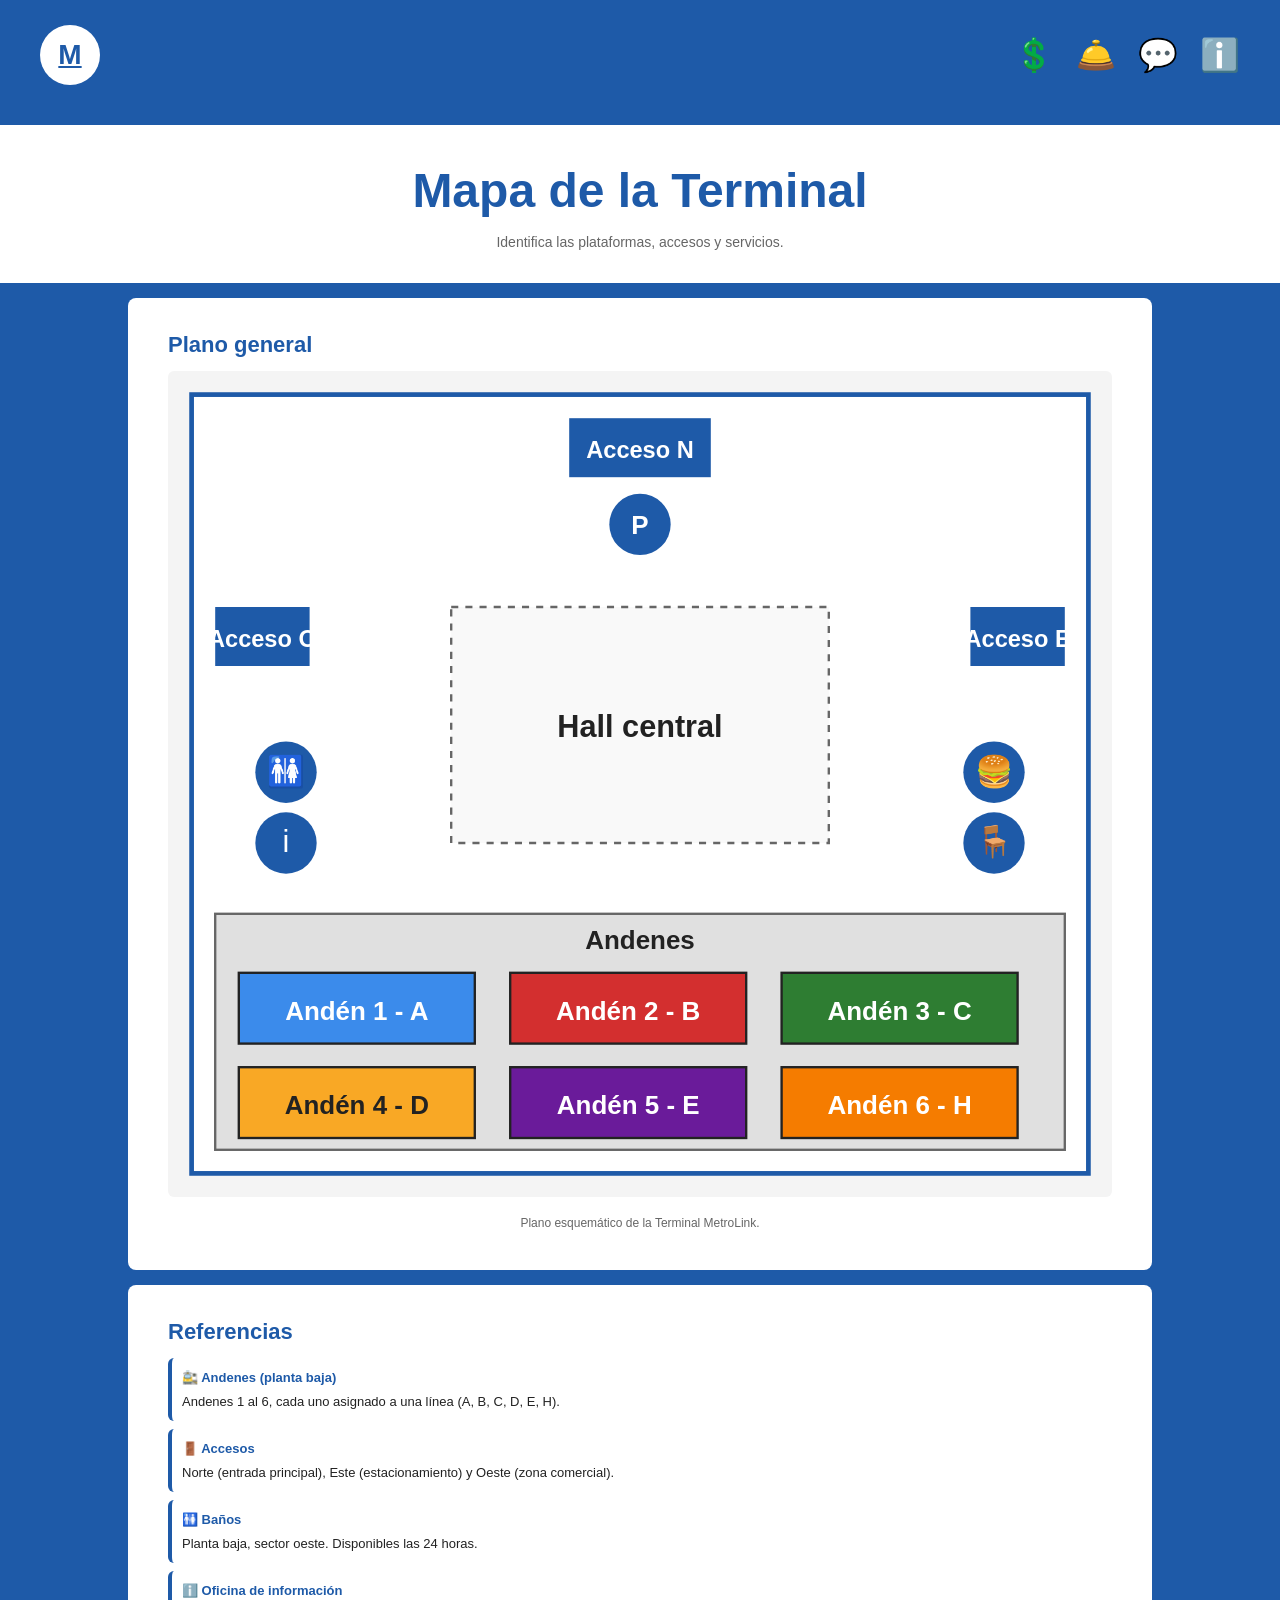
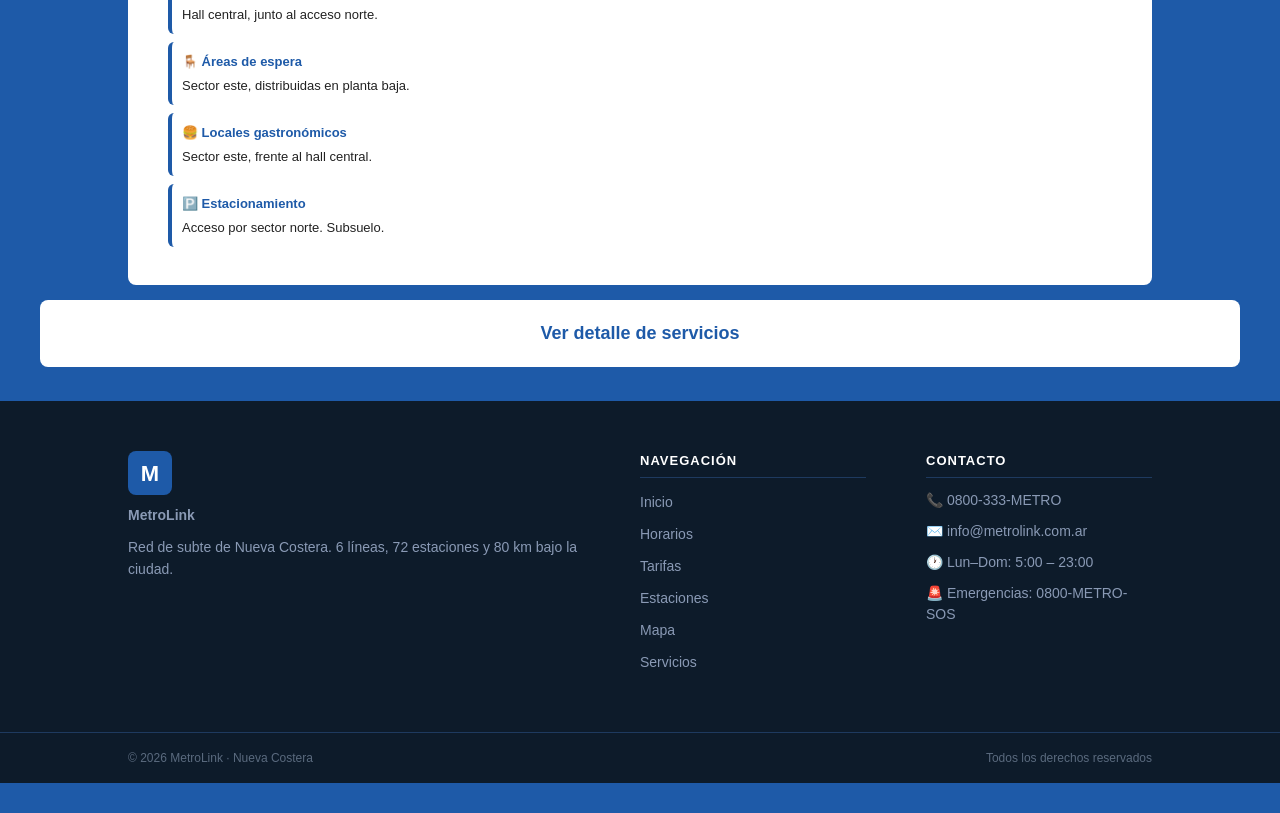
<file: mapa.html>
<!DOCTYPE html>
<html lang="es">
<head>
  <meta charset="UTF-8">
  <meta name="viewport" content="width=device-width, initial-scale=1.0">
  <title>MetroLink - Mapa de la Terminal</title>
  <link rel="stylesheet" href="css/styles.css">
</head>
<body>

  <div class="contenedor">

    <div class="header">
      <a href="index.html" class="logo">M</a>
      <div class="iconos-header">
        <a href="tarifas.html" title="Tarifas">💲</a>
        <a href="servicios.html" title="Servicios">🛎️</a>
        <a href="contacto.html" title="Contacto">💬</a>
        <a href="faq.html" title="Preguntas frecuentes">ℹ️</a>
      </div>
    </div>

    <div class="titulo-pagina">
      <h1>Mapa de la Terminal</h1>
      <p>Identifica las plataformas, accesos y servicios.</p>
    </div>

    <div class="bloque">
      <h2>Plano general</h2>
      <svg viewBox="0 0 400 350" xmlns="http://www.w3.org/2000/svg" style="width: 100%; height: auto; background-color: #f4f4f4; border-radius: 6px;">

        <rect x="10" y="10" width="380" height="330" fill="white" stroke="#1E5AA8" stroke-width="2"/>

        <!-- Andenes -->
        <rect x="20" y="230" width="360" height="100" fill="#e0e0e0" stroke="#666" stroke-width="1"/>
        <text x="200" y="245" text-anchor="middle" font-size="11" font-weight="bold" fill="#222">Andenes</text>

        <rect x="30" y="255" width="100" height="30" fill="#3B8BEB" stroke="#222" stroke-width="1"/>
        <text x="80" y="275" text-anchor="middle" font-size="11" font-weight="bold" fill="white">Andén 1 - A</text>

        <rect x="145" y="255" width="100" height="30" fill="#D32F2F" stroke="#222" stroke-width="1"/>
        <text x="195" y="275" text-anchor="middle" font-size="11" font-weight="bold" fill="white">Andén 2 - B</text>

        <rect x="260" y="255" width="100" height="30" fill="#2E7D32" stroke="#222" stroke-width="1"/>
        <text x="310" y="275" text-anchor="middle" font-size="11" font-weight="bold" fill="white">Andén 3 - C</text>

        <rect x="30" y="295" width="100" height="30" fill="#F9A825" stroke="#222" stroke-width="1"/>
        <text x="80" y="315" text-anchor="middle" font-size="11" font-weight="bold" fill="#222">Andén 4 - D</text>

        <rect x="145" y="295" width="100" height="30" fill="#6A1B9A" stroke="#222" stroke-width="1"/>
        <text x="195" y="315" text-anchor="middle" font-size="11" font-weight="bold" fill="white">Andén 5 - E</text>

        <rect x="260" y="295" width="100" height="30" fill="#F57C00" stroke="#222" stroke-width="1"/>
        <text x="310" y="315" text-anchor="middle" font-size="11" font-weight="bold" fill="white">Andén 6 - H</text>

        <!-- Hall central -->
        <rect x="120" y="100" width="160" height="100" fill="#f9f9f9" stroke="#666" stroke-width="1" stroke-dasharray="3,3"/>
        <text x="200" y="155" text-anchor="middle" font-size="13" font-weight="bold" fill="#222">Hall central</text>

        <rect x="170" y="20" width="60" height="25" fill="#1E5AA8"/>
        <text x="200" y="37" text-anchor="middle" font-size="10" font-weight="bold" fill="white">Acceso N</text>

        <rect x="340" y="100" width="40" height="25" fill="#1E5AA8"/>
        <text x="360" y="117" text-anchor="middle" font-size="10" font-weight="bold" fill="white">Acceso E</text>

        <rect x="20" y="100" width="40" height="25" fill="#1E5AA8"/>
        <text x="40" y="117" text-anchor="middle" font-size="10" font-weight="bold" fill="white">Acceso O</text>

        <!-- Servicios -->
        <circle cx="50" cy="170" r="13" fill="#1E5AA8"/>
        <text x="50" y="174" text-anchor="middle" font-size="13" fill="white">🚻</text>

        <circle cx="50" cy="200" r="13" fill="#1E5AA8"/>
        <text x="50" y="204" text-anchor="middle" font-size="13" fill="white">i</text>

        <circle cx="350" cy="170" r="13" fill="#1E5AA8"/>
        <text x="350" y="174" text-anchor="middle" font-size="13" fill="white">🍔</text>

        <circle cx="350" cy="200" r="13" fill="#1E5AA8"/>
        <text x="350" y="204" text-anchor="middle" font-size="13" fill="white">🪑</text>

        <circle cx="200" cy="65" r="13" fill="#1E5AA8"/>
        <text x="200" y="69" text-anchor="middle" font-size="11" font-weight="bold" fill="white">P</text>

      </svg>

      <p style="font-size: 12px; color: #666; margin-top: 10px; text-align: center;">
        Plano esquemático de la Terminal MetroLink.
      </p>
    </div>

    <div class="bloque">
      <h2>Referencias</h2>

      <div class="zona-mapa">
        <strong>🚉 Andenes (planta baja)</strong>
        Andenes 1 al 6, cada uno asignado a una línea (A, B, C, D, E, H).
      </div>

      <div class="zona-mapa">
        <strong>🚪 Accesos</strong>
        Norte (entrada principal), Este (estacionamiento) y Oeste (zona comercial).
      </div>

      <div class="zona-mapa">
        <strong>🚻 Baños</strong>
        Planta baja, sector oeste. Disponibles las 24 horas.
      </div>

      <div class="zona-mapa">
        <strong>ℹ️ Oficina de información</strong>
        Hall central, junto al acceso norte.
      </div>

      <div class="zona-mapa">
          <strong>🪑 Áreas de espera</strong>
        Sector este, distribuidas en planta baja.
      </div>

      <div class="zona-mapa">
        <strong>🍔 Locales gastronómicos</strong>
        Sector este, frente al hall central.
      </div>

      <div class="zona-mapa">
        <strong>🅿️ Estacionamiento</strong>
        Acceso por sector norte. Subsuelo.
      </div>
    </div>

    <a href="servicios.html" class="boton-ancho">Ver detalle de servicios</a>

    <div class="footer">
      <div class="footer-grid">
        <div class="footer-columna">
          <div class="footer-logo">M</div>
          <p class="footer-marca">MetroLink</p>
          <p class="footer-desc">Red de subte de Nueva Costera. 6 líneas, 72 estaciones y 80 km bajo la ciudad.</p>
        </div>
        <div class="footer-columna">
          <h4>Navegación</h4>
          <ul class="footer-links">
            <li><a href="index.html">Inicio</a></li>
            <li><a href="horarios.html">Horarios</a></li>
            <li><a href="tarifas.html">Tarifas</a></li>
            <li><a href="estaciones.html">Estaciones</a></li>
            <li><a href="mapa.html">Mapa</a></li>
            <li><a href="servicios.html">Servicios</a></li>
          </ul>
        </div>
        <div class="footer-columna">
          <h4>Contacto</h4>
          <p>📞 0800-333-METRO</p>
          <p>✉️ info@metrolink.com.ar</p>
          <p>🕐 Lun–Dom: 5:00 – 23:00</p>
          <p>🚨 Emergencias: 0800-METRO-SOS</p>
        </div>
      </div>
      <div class="footer-bottom">
        <span>© 2026 MetroLink · Nueva Costera</span>
        <span>Todos los derechos reservados</span>
      </div>
    </div>

  </div>

</body>
</html>
</file>
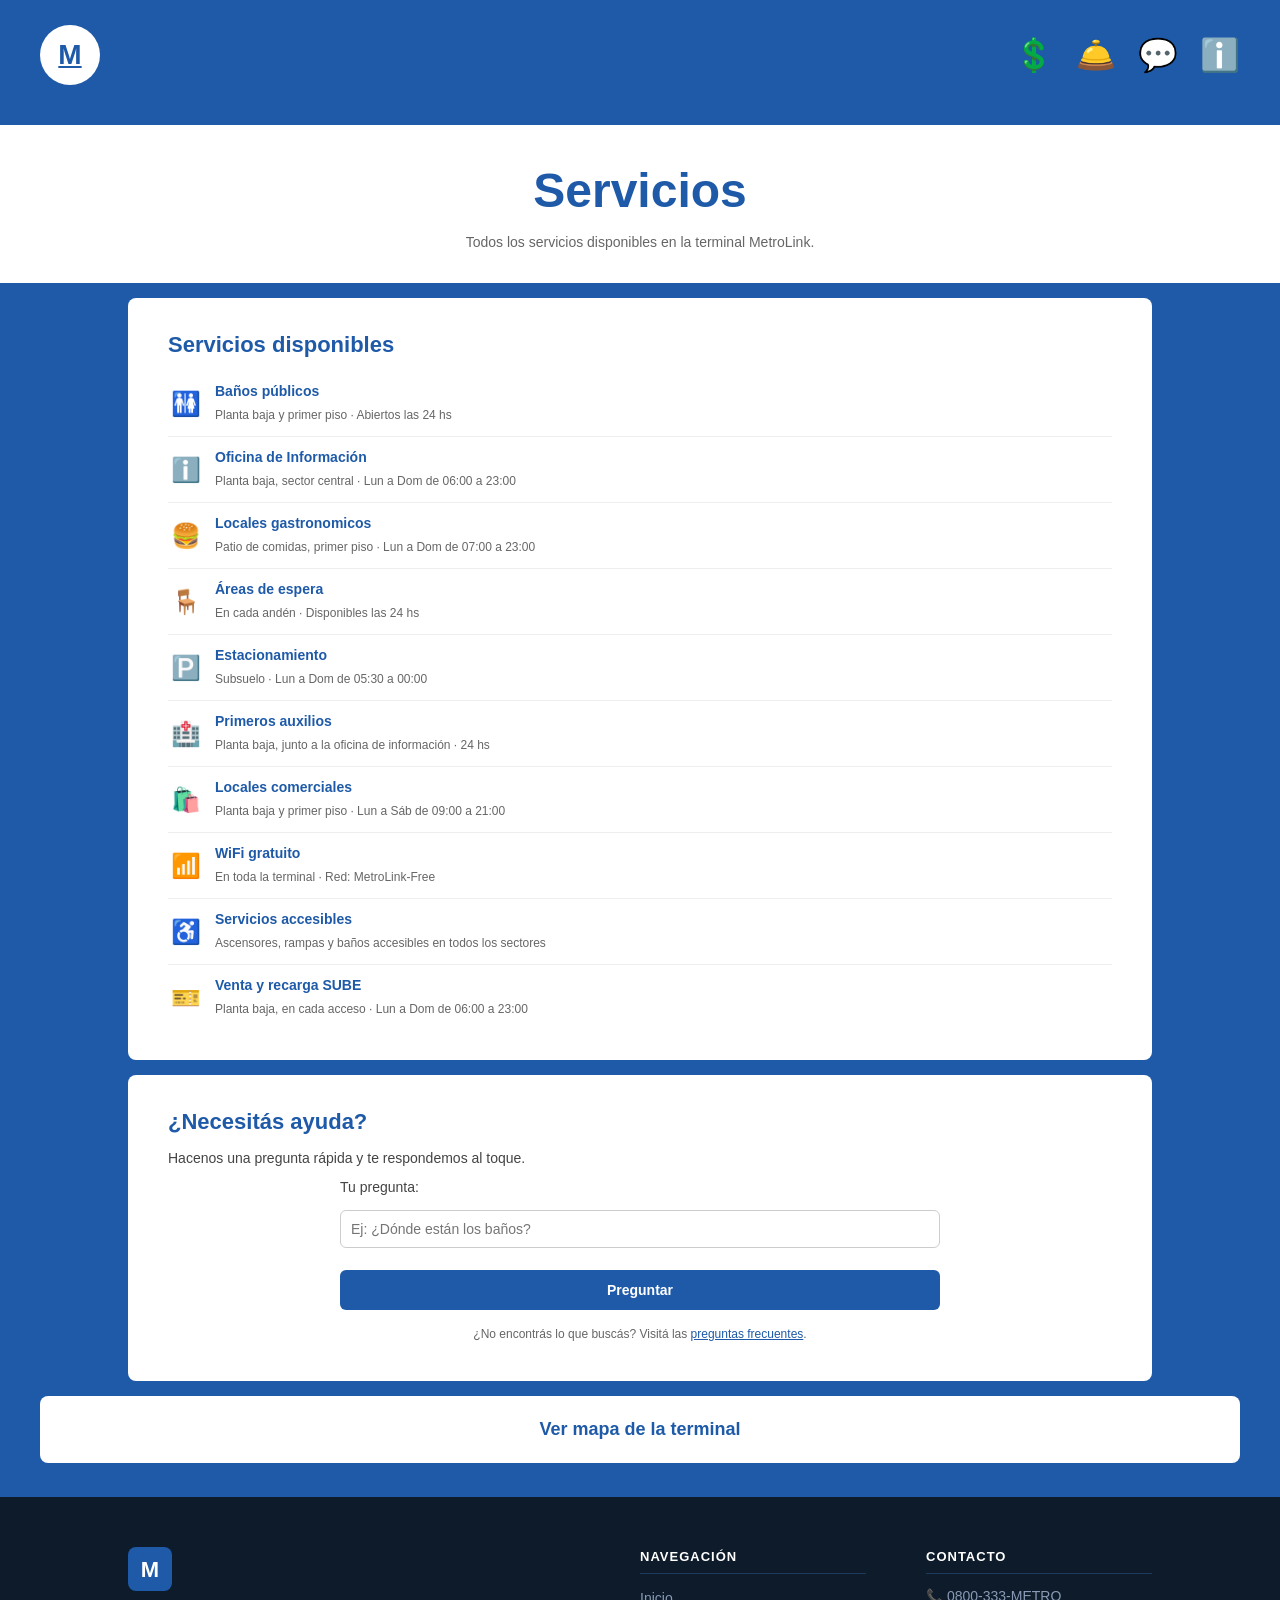
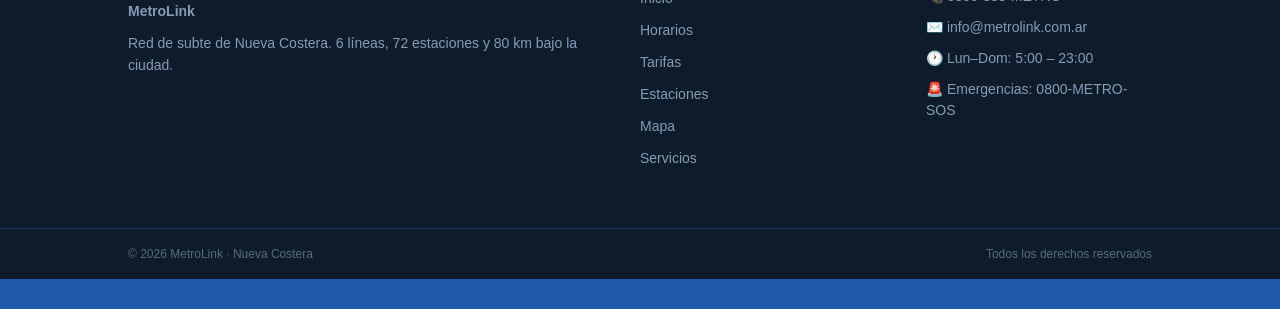
<file: servicios.html>
<!DOCTYPE html>
<html lang="es">
<head>
  <meta charset="UTF-8">
  <meta name="viewport" content="width=device-width, initial-scale=1.0">
  <title>MetroLink - Servicios</title>
  <link rel="stylesheet" href="css/styles.css">
</head>
<body>

  <div class="contenedor">

    <div class="header">
      <a href="index.html" class="logo">M</a>
      <div class="iconos-header">
        <a href="tarifas.html" title="Tarifas">💲</a>
        <a href="servicios.html" title="Servicios">🛎️</a>
        <a href="contacto.html" title="Contacto">💬</a>
        <a href="faq.html" title="Preguntas frecuentes">ℹ️</a>
      </div>
    </div>

    <div class="titulo-pagina">
      <h1>Servicios</h1>
      <p>Todos los servicios disponibles en la terminal MetroLink.</p>
    </div>

    <div class="bloque">
      <h2>Servicios disponibles</h2>

      <div class="servicio-item">
        <div class="servicio-icono">🚻</div>
        <div class="servicio-info">
          <strong>Baños públicos</strong>
          <span>Planta baja y primer piso · Abiertos las 24 hs</span>
        </div>
      </div>

      <div class="servicio-item">
        <div class="servicio-icono">ℹ️</div>
        <div class="servicio-info">
          <strong>Oficina de Información</strong>
          <span>Planta baja, sector central · Lun a Dom de 06:00 a 23:00</span>
        </div>
      </div>

        <div class="servicio-item">
        <div class="servicio-icono">🍔</div>
        <div class="servicio-info">
          <strong>Locales gastronomicos</strong>
          <span>Patio de comidas, primer piso · Lun a Dom de 07:00 a 23:00</span>
        </div>
      </div>

      <div class="servicio-item">
        <div class="servicio-icono">🪑</div>
        <div class="servicio-info">
          <strong>Áreas de espera</strong>
          <span>En cada andén · Disponibles las 24 hs</span>
        </div>
      </div>

      <div class="servicio-item">
        <div class="servicio-icono">🅿️</div>
        <div class="servicio-info">
          <strong>Estacionamiento</strong>
          <span>Subsuelo · Lun a Dom de 05:30 a 00:00</span>
        </div>
      </div>

      <div class="servicio-item">
        <div class="servicio-icono">🏥</div>
        <div class="servicio-info">
          <strong>Primeros auxilios</strong>
          <span>Planta baja, junto a la oficina de información · 24 hs</span>
        </div>
      </div>

      <div class="servicio-item">
        <div class="servicio-icono">🛍️</div>
        <div class="servicio-info">
          <strong>Locales comerciales</strong>
          <span>Planta baja y primer piso · Lun a Sáb de 09:00 a 21:00</span>
        </div>
      </div>

      <div class="servicio-item">
        <div class="servicio-icono">📶</div>
        <div class="servicio-info">
          <strong>WiFi gratuito</strong>
          <span>En toda la terminal · Red: MetroLink-Free</span>
        </div>
      </div>

      <div class="servicio-item">
        <div class="servicio-icono">♿</div>
        <div class="servicio-info">
          <strong>Servicios accesibles</strong>
          <span>Ascensores, rampas y baños accesibles en todos los sectores</span>
        </div>
      </div>

      <div class="servicio-item">
        <div class="servicio-icono">🎫</div>
        <div class="servicio-info">
          <strong>Venta y recarga SUBE</strong>
          <span>Planta baja, en cada acceso · Lun a Dom de 06:00 a 23:00</span>
        </div>
      </div>
    </div>

    <div class="bloque">
      <h2>¿Necesitás ayuda?</h2>
      <p>Hacenos una pregunta rápida y te respondemos al toque.</p>

      <div class="formulario">
        <label for="preguntaChat">Tu pregunta:</label>
        <input type="text" id="preguntaChat" placeholder="Ej: ¿Dónde están los baños?">
        <button class="boton-enviar" onclick="responderChat()">Preguntar</button>
      </div>

      <div id="respuestaChat" class="resultado oculto">
        <p id="textoRespuesta"></p>
      </div>

      <p style="margin-top: 15px; font-size: 12px; color: #666666; text-align: center;">
        ¿No encontrás lo que buscás? Visitá las <a href="faq.html" style="color: #1E5AA8;">preguntas frecuentes</a>.
      </p>
    </div>

    <a href="mapa.html" class="boton-ancho">Ver mapa de la terminal</a>

    <div class="footer">
      <div class="footer-grid">
        <div class="footer-columna">
          <div class="footer-logo">M</div>
          <p class="footer-marca">MetroLink</p>
          <p class="footer-desc">Red de subte de Nueva Costera. 6 líneas, 72 estaciones y 80 km bajo la ciudad.</p>
        </div>
        <div class="footer-columna">
          <h4>Navegación</h4>
          <ul class="footer-links">
            <li><a href="index.html">Inicio</a></li>
            <li><a href="horarios.html">Horarios</a></li>
            <li><a href="tarifas.html">Tarifas</a></li>
            <li><a href="estaciones.html">Estaciones</a></li>
            <li><a href="mapa.html">Mapa</a></li>
            <li><a href="servicios.html">Servicios</a></li>
          </ul>
        </div>
        <div class="footer-columna">
          <h4>Contacto</h4>
          <p>📞 0800-333-METRO</p>
          <p>✉️ info@metrolink.com.ar</p>
          <p>🕐 Lun–Dom: 5:00 – 23:00</p>
          <p>🚨 Emergencias: 0800-METRO-SOS</p>
        </div>
      </div>
      <div class="footer-bottom">
        <span>© 2026 MetroLink · Nueva Costera</span>
        <span>Todos los derechos reservados</span>
      </div>
    </div>

  </div>

  <script src="js/script.js"></script>

</body>
</html>
</file>
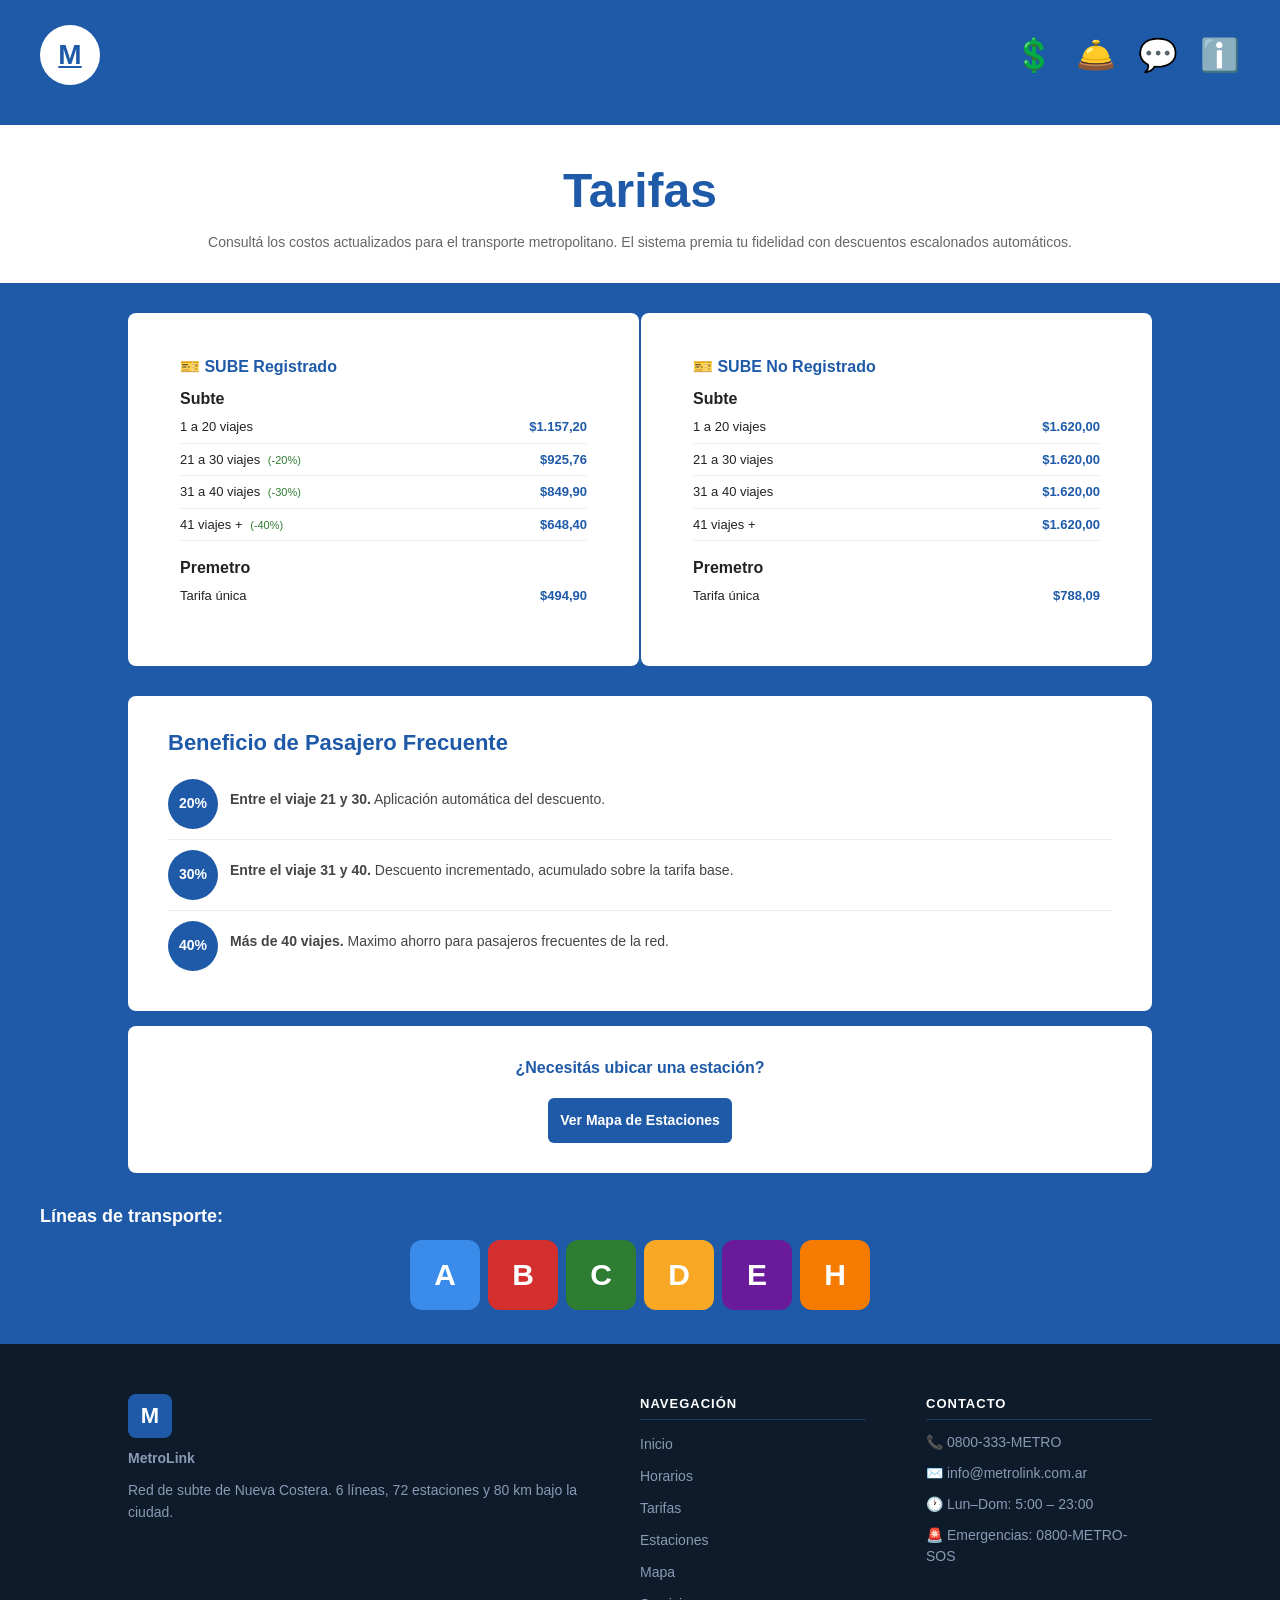
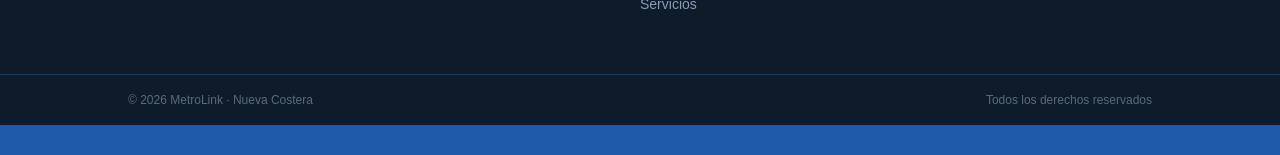
<file: tarifas.html>
<!DOCTYPE html>
<html lang="es">
<head>
  <meta charset="UTF-8">
  <meta name="viewport" content="width=device-width, initial-scale=1.0">
  <title>MetroLink - Tarifas</title>
  <link rel="stylesheet" href="css/styles.css">
</head>
<body>

  <div class="contenedor">

    <div class="header">
      <a href="index.html" class="logo">M</a>
      <div class="iconos-header">
        <a href="tarifas.html" title="Tarifas">💲</a>
        <a href="servicios.html" title="Servicios">🛎️</a>
        <a href="contacto.html" title="Contacto">💬</a>
        <a href="faq.html" title="Preguntas frecuentes">ℹ️</a>
      </div>
    </div>

    <div class="titulo-pagina">
      <h1>Tarifas</h1>
      <p>Consultá los costos actualizados para el transporte metropolitano. El sistema premia tu fidelidad con descuentos escalonados automáticos.</p>
    </div>

    <div class="fila-desktop">
      <div class="bloque">
        <div class="tabla-tarifa">
          <h3>🎫 SUBE Registrado</h3>
          <h4>Subte</h4>
          <div class="fila-tarifa">
            <span>1 a 20 viajes</span>
            <span class="precio">$1.157,20</span>
          </div>
          <div class="fila-tarifa">
            <span>21 a 30 viajes <span class="descuento">(-20%)</span></span>
            <span class="precio">$925,76</span>
          </div>
          <div class="fila-tarifa">
            <span>31 a 40 viajes <span class="descuento">(-30%)</span></span>
              <span class="precio">$849,90</span>
          </div>
          <div class="fila-tarifa">
            <span>41 viajes + <span class="descuento">(-40%)</span></span>
            <span class="precio">$648,40</span>
          </div>

          <h4 style="margin-top: 15px;">Premetro</h4>
          <div class="fila-tarifa">
            <span>Tarifa única</span>
            <span class="precio">$494,90</span>
          </div>
        </div>
      </div>

      <div class="bloque">
        <div class="tabla-tarifa">
          <h3>🎫 SUBE No Registrado</h3>
          <h4>Subte</h4>
          <div class="fila-tarifa">
            <span>1 a 20 viajes</span>
            <span class="precio">$1.620,00</span>
          </div>
          <div class="fila-tarifa">
            <span>21 a 30 viajes</span>
            <span class="precio">$1.620,00</span>
          </div>
          <div class="fila-tarifa">
            <span>31 a 40 viajes</span>
            <span class="precio">$1.620,00</span>
          </div>
          <div class="fila-tarifa">
            <span>41 viajes +</span>
            <span class="precio">$1.620,00</span>
          </div>

          <h4 style="margin-top: 15px;">Premetro</h4>
          <div class="fila-tarifa">
            <span>Tarifa única</span>
            <span class="precio">$788,09</span>
          </div>
        </div>
      </div>
    </div>

    <div class="bloque">
      <h2>Beneficio de Pasajero Frecuente</h2>

      <div class="beneficio">
        <div class="beneficio-porcentaje">20%</div>
        <p class="beneficio-texto">
          <strong>Entre el viaje 21 y 30.</strong> Aplicación automática del descuento.
        </p>
      </div>

      <div class="beneficio">
        <div class="beneficio-porcentaje">30%</div>
        <p class="beneficio-texto">
          <strong>Entre el viaje 31 y 40.</strong> Descuento incrementado, acumulado sobre la tarifa base.
        </p>
      </div>

      <div class="beneficio">
        <div class="beneficio-porcentaje">40%</div>
        <p class="beneficio-texto">
          <strong>Más de 40 viajes.</strong> Maximo ahorro para pasajeros frecuentes de la red.
        </p>
      </div>
    </div>

    <div class="bloque" style="text-align: center;">
      <h3>¿Necesitás ubicar una estación?</h3>
      <a href="mapa.html" class="boton-enviar" style="display: inline-block; text-decoration: none; margin-top: 10px;">
        Ver Mapa de Estaciones
      </a>
    </div>

    <div class="lineas-transporte">
      <h3>Líneas de transporte:</h3>
      <div class="fila-lineas">
        <a href="./lineas/linea a/linea-a.html" class="badge-linea linea-a">A</a>
        <a href="./lineas/linea b/linea-b.html" class="badge-linea linea-b">B</a>
        <a href="./lineas/linea c/linea-c.html" class="badge-linea linea-c">C</a>
        <a href="./lineas/linea d/Linead.html" class="badge-linea linea-d">D</a>
        <a href="./lineas/linea e/Lineae.html" class="badge-linea linea-e">E</a>
        <a href="./lineas/linea h/Lineah.html" class="badge-linea linea-h">H</a>
      </div>
    </div>

    <div class="footer">
      <div class="footer-grid">
        <div class="footer-columna">
          <div class="footer-logo">M</div>
          <p class="footer-marca">MetroLink</p>
          <p class="footer-desc">Red de subte de Nueva Costera. 6 líneas, 72 estaciones y 80 km bajo la ciudad.</p>
        </div>
        <div class="footer-columna">
          <h4>Navegación</h4>
          <ul class="footer-links">
            <li><a href="index.html">Inicio</a></li>
            <li><a href="horarios.html">Horarios</a></li>
            <li><a href="tarifas.html">Tarifas</a></li>
            <li><a href="estaciones.html">Estaciones</a></li>
            <li><a href="mapa.html">Mapa</a></li>
            <li><a href="servicios.html">Servicios</a></li>
          </ul>
        </div>
        <div class="footer-columna">
          <h4>Contacto</h4>
          <p>📞 0800-333-METRO</p>
          <p>✉️ info@metrolink.com.ar</p>
          <p>🕐 Lun–Dom: 5:00 – 23:00</p>
          <p>🚨 Emergencias: 0800-METRO-SOS</p>
        </div>
      </div>
      <div class="footer-bottom">
        <span>© 2026 MetroLink · Nueva Costera</span>
        <span>Todos los derechos reservados</span>
      </div>
    </div>

  </div>

</body>
</html>
</file>
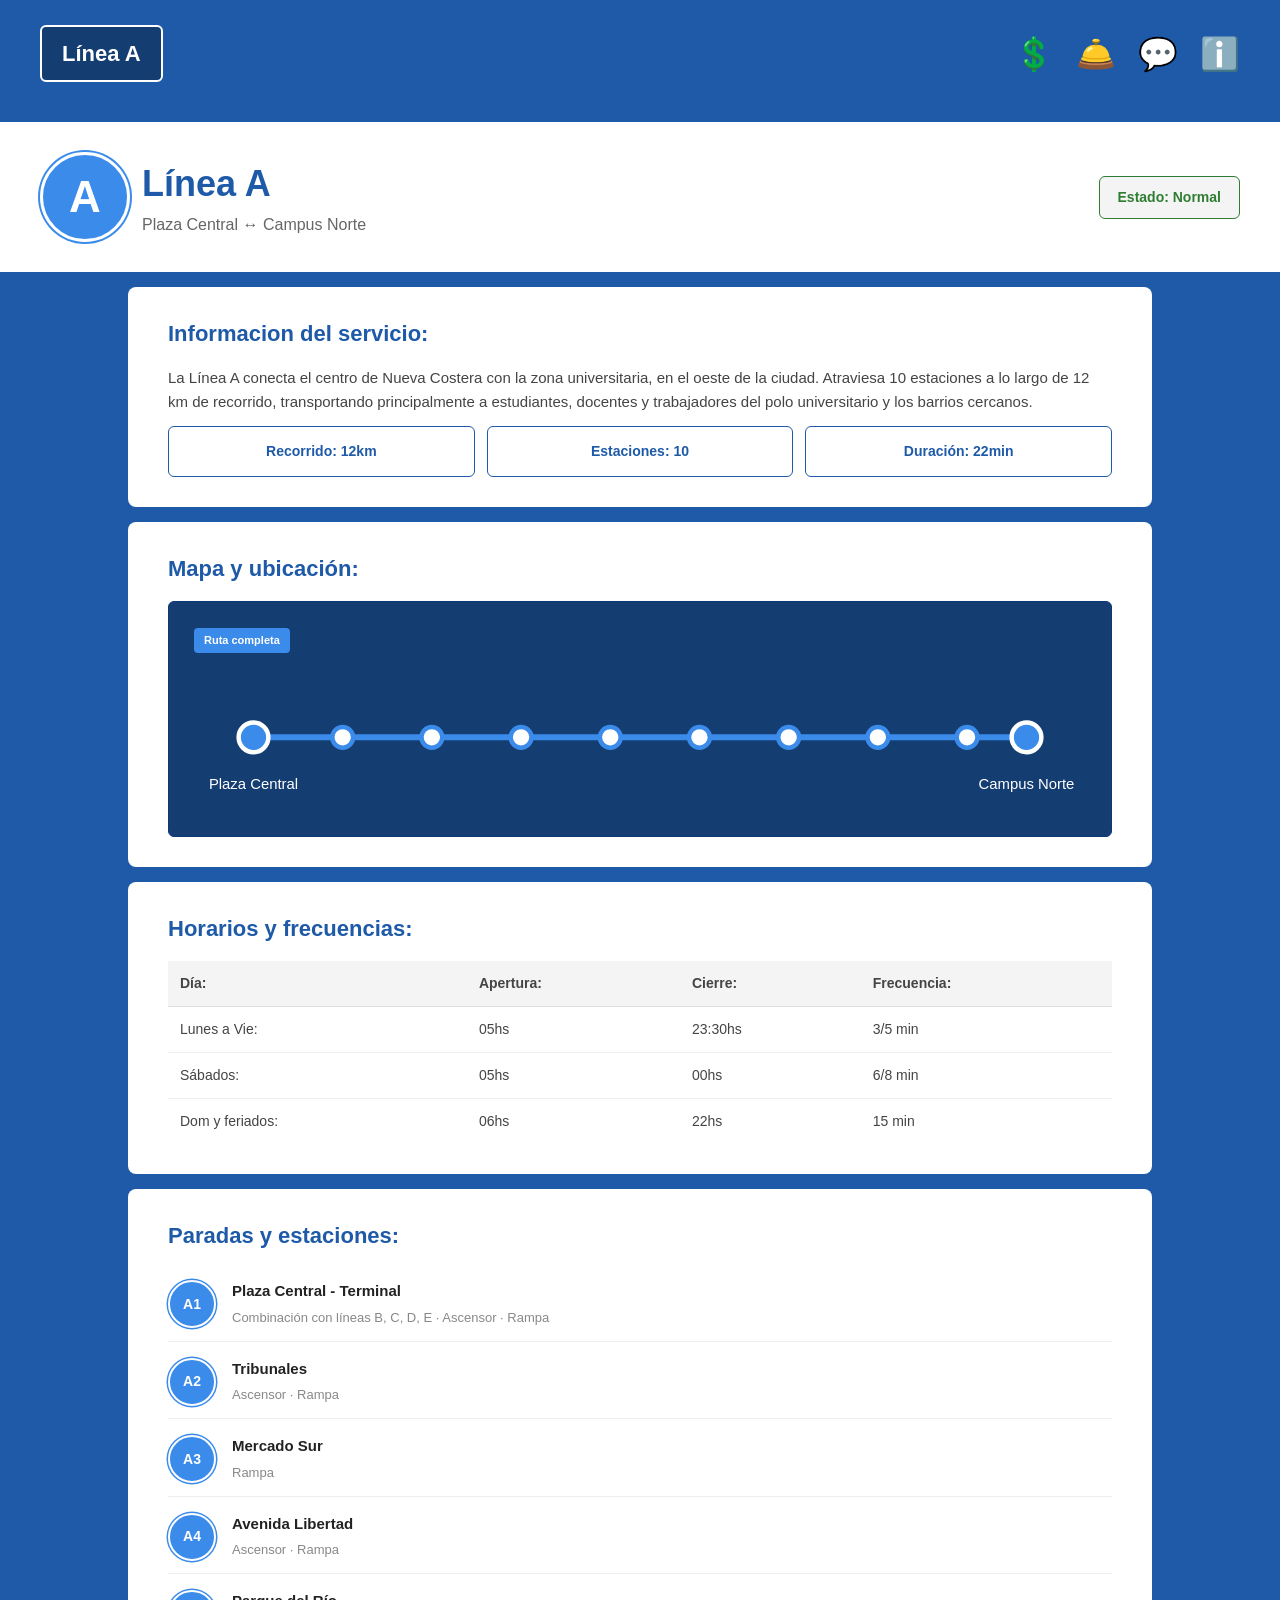
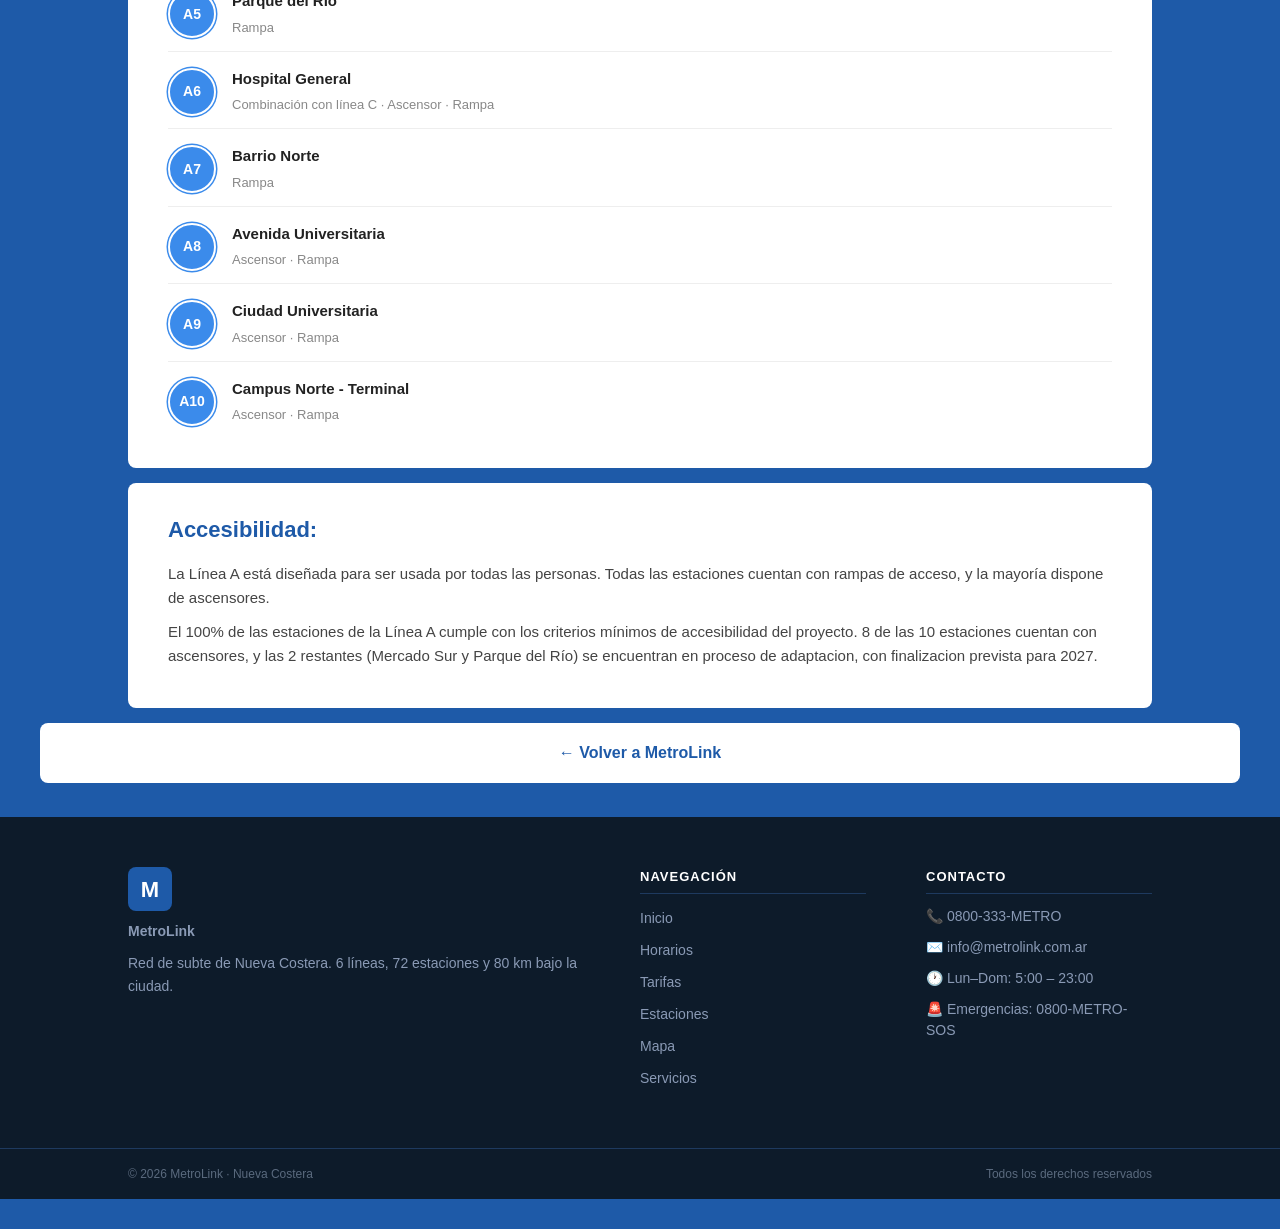
<file: lineas/linea a/linea-a.html>
<!DOCTYPE html>
<html lang="es">
<head>
  <meta charset="UTF-8">
  <meta name="viewport" content="width=device-width, initial-scale=1.0">
  <title>MetroLink - Línea A</title>
  <link rel="stylesheet" href="linea-a.css">
</head>
<body>

  <div class="contenedor">

    <div class="header">
      <div class="cartel-linea">
        <span class="cartel-texto">Línea A</span>
      </div>
      <div class="iconos">
        <a href="../tarifas.html" title="Tarifas">💲</a>
        <a href="../servicios.html" title="Servicios">🛎️</a>
        <a href="../contacto.html" title="Contacto">💬</a>
        <a href="../faq.html" title="Preguntas frecuentes">ℹ️</a>
      </div>
    </div>

    <div class="encabezado-linea">
      <div class="encabezado-izq">
        <div class="badge-grande">A</div>
        <div class="info-linea">
          <h1>Línea A</h1>
          <p>Plaza Central ↔ Campus Norte</p>
        </div>
      </div>
      <div class="estado">Estado: Normal</div>
    </div>

    <div class="seccion">
      <h2>Informacion del servicio:</h2>
      <p>
        La Línea A conecta el centro de Nueva Costera con la zona universitaria, en
        el oeste de la ciudad. Atraviesa 10 estaciones a lo largo de 12 km de recorrido,
        transportando principalmente a estudiantes, docentes y trabajadores del polo
        universitario y los barrios cercanos.
      </p>

      <div class="stats">
        <div class="stat">Recorrido: 12km</div>
        <div class="stat">Estaciones: 10</div>
        <div class="stat">Duración: 22min</div>
      </div>
    </div>

    <div class="seccion">
      <h2>Mapa y ubicación:</h2>

      <div class="mapa">
        <div class="mapa-titulo">Ruta completa</div>
        <svg viewBox="0 0 600 100" xmlns="http://www.w3.org/2000/svg">
          <!-- Línea de la ruta -->
          <line x1="40" y1="50" x2="560" y2="50" stroke="#3B8BEB" stroke-width="4"/>

          <!-- 10 estaciones -->
          <circle cx="40" cy="50" r="10" fill="#3B8BEB" stroke="white" stroke-width="3"/>
          <circle cx="100" cy="50" r="7" fill="white" stroke="#3B8BEB" stroke-width="3"/>
          <circle cx="160" cy="50" r="7" fill="white" stroke="#3B8BEB" stroke-width="3"/>
          <circle cx="220" cy="50" r="7" fill="white" stroke="#3B8BEB" stroke-width="3"/>
          <circle cx="280" cy="50" r="7" fill="white" stroke="#3B8BEB" stroke-width="3"/>
          <circle cx="340" cy="50" r="7" fill="white" stroke="#3B8BEB" stroke-width="3"/>
          <circle cx="400" cy="50" r="7" fill="white" stroke="#3B8BEB" stroke-width="3"/>
          <circle cx="460" cy="50" r="7" fill="white" stroke="#3B8BEB" stroke-width="3"/>
          <circle cx="520" cy="50" r="7" fill="white" stroke="#3B8BEB" stroke-width="3"/>
          <circle cx="560" cy="50" r="10" fill="#3B8BEB" stroke="white" stroke-width="3"/>

          <text x="40" y="85" text-anchor="middle" fill="white" font-size="10" font-family="Arial">Plaza Central</text>
          <text x="560" y="85" text-anchor="middle" fill="white" font-size="10" font-family="Arial">Campus Norte</text>
        </svg>
      </div>
    </div>

    <div class="seccion">
      <h2>Horarios y frecuencias:</h2>
      <table class="tabla-horarios">
        <thead>
          <tr>
            <th>Día:</th>
            <th>Apertura:</th>
            <th>Cierre:</th>
            <th>Frecuencia:</th>
          </tr>
        </thead>
        <tbody>
          <tr>
            <td>Lunes a Vie:</td>
            <td>05hs</td>
            <td>23:30hs</td>
            <td>3/5 min</td>
          </tr>
          <tr>
            <td>Sábados:</td>
              <td>05hs</td>
            <td>00hs</td>
            <td>6/8 min</td>
          </tr>
          <tr>
            <td>Dom y feriados:</td>
            <td>06hs</td>
            <td>22hs</td>
            <td>15 min</td>
          </tr>
        </tbody>
      </table>
    </div>

    <div class="seccion">
      <h2>Paradas y estaciones:</h2>

      <div class="lista-estaciones">

        <div class="estacion">
          <div class="badge-estacion">A1</div>
          <div class="info-estacion">
            <strong>Plaza Central - Terminal</strong>
            <span>Combinación con líneas B, C, D, E · Ascensor · Rampa</span>
          </div>
        </div>

        <div class="estacion">
          <div class="badge-estacion">A2</div>
          <div class="info-estacion">
            <strong>Tribunales</strong>
            <span>Ascensor · Rampa</span>
          </div>
        </div>

        <div class="estacion">
          <div class="badge-estacion">A3</div>
          <div class="info-estacion">
            <strong>Mercado Sur</strong>
            <span>Rampa</span>
          </div>
        </div>

          <div class="estacion">
          <div class="badge-estacion">A4</div>
          <div class="info-estacion">
            <strong>Avenida Libertad</strong>
            <span>Ascensor · Rampa</span>
          </div>
        </div>

        <div class="estacion">
          <div class="badge-estacion">A5</div>
          <div class="info-estacion">
            <strong>Parque del Río</strong>
            <span>Rampa</span>
          </div>
        </div>

        <div class="estacion">
          <div class="badge-estacion">A6</div>
          <div class="info-estacion">
            <strong>Hospital General</strong>
            <span>Combinación con línea C · Ascensor · Rampa</span>
          </div>
        </div>

        <div class="estacion">
          <div class="badge-estacion">A7</div>
          <div class="info-estacion">
            <strong>Barrio Norte</strong>
            <span>Rampa</span>
          </div>
        </div>

        <div class="estacion">
          <div class="badge-estacion">A8</div>
          <div class="info-estacion">
            <strong>Avenida Universitaria</strong>
            <span>Ascensor · Rampa</span>
          </div>
        </div>

        <div class="estacion">
          <div class="badge-estacion">A9</div>
          <div class="info-estacion">
            <strong>Ciudad Universitaria</strong>
            <span>Ascensor · Rampa</span>
          </div>
        </div>

        <div class="estacion">
          <div class="badge-estacion">A10</div>
          <div class="info-estacion">
            <strong>Campus Norte - Terminal</strong>
            <span>Ascensor · Rampa</span>
          </div>
        </div>

      </div>
    </div>

    <div class="seccion">
      <h2>Accesibilidad:</h2>
      <p>
        La Línea A está diseñada para ser usada por todas las personas. Todas las
        estaciones cuentan con rampas de acceso, y la mayoría dispone de ascensores.
      </p>
      <p>
        El 100% de las estaciones de la Línea A cumple con los criterios mínimos de
        accesibilidad del proyecto. 8 de las 10 estaciones cuentan con ascensores, y
        las 2 restantes (Mercado Sur y Parque del Río) se encuentran en proceso de
        adaptacion, con finalizacion prevista para 2027.
      </p>
    </div>

    <!-- Volver al sitio principal -->
    <a href="../../index.html" class="volver">← Volver a MetroLink</a>

    <div class="footer">
      <div class="footer-grid">
        <div class="footer-columna">
          <div class="footer-logo">M</div>
          <p class="footer-marca">MetroLink</p>
          <p class="footer-desc">Red de subte de Nueva Costera. 6 líneas, 72 estaciones y 80 km bajo la ciudad.</p>
        </div>
        <div class="footer-columna">
          <h4>Navegación</h4>
          <ul class="footer-links">
            <li><a href="../../index.html">Inicio</a></li>
            <li><a href="../../horarios.html">Horarios</a></li>
            <li><a href="../../tarifas.html">Tarifas</a></li>
            <li><a href="../../estaciones.html">Estaciones</a></li>
            <li><a href="../../mapa.html">Mapa</a></li>
            <li><a href="../../servicios.html">Servicios</a></li>
          </ul>
        </div>
        <div class="footer-columna">
          <h4>Contacto</h4>
          <p>📞 0800-333-METRO</p>
          <p>✉️ info@metrolink.com.ar</p>
          <p>🕐 Lun–Dom: 5:00 – 23:00</p>
          <p>🚨 Emergencias: 0800-METRO-SOS</p>
        </div>
      </div>
      <div class="footer-bottom">
        <span>© 2026 MetroLink · Nueva Costera</span>
        <span>Todos los derechos reservados</span>
      </div>
    </div>

  </div>

</body>
</html>
</file>
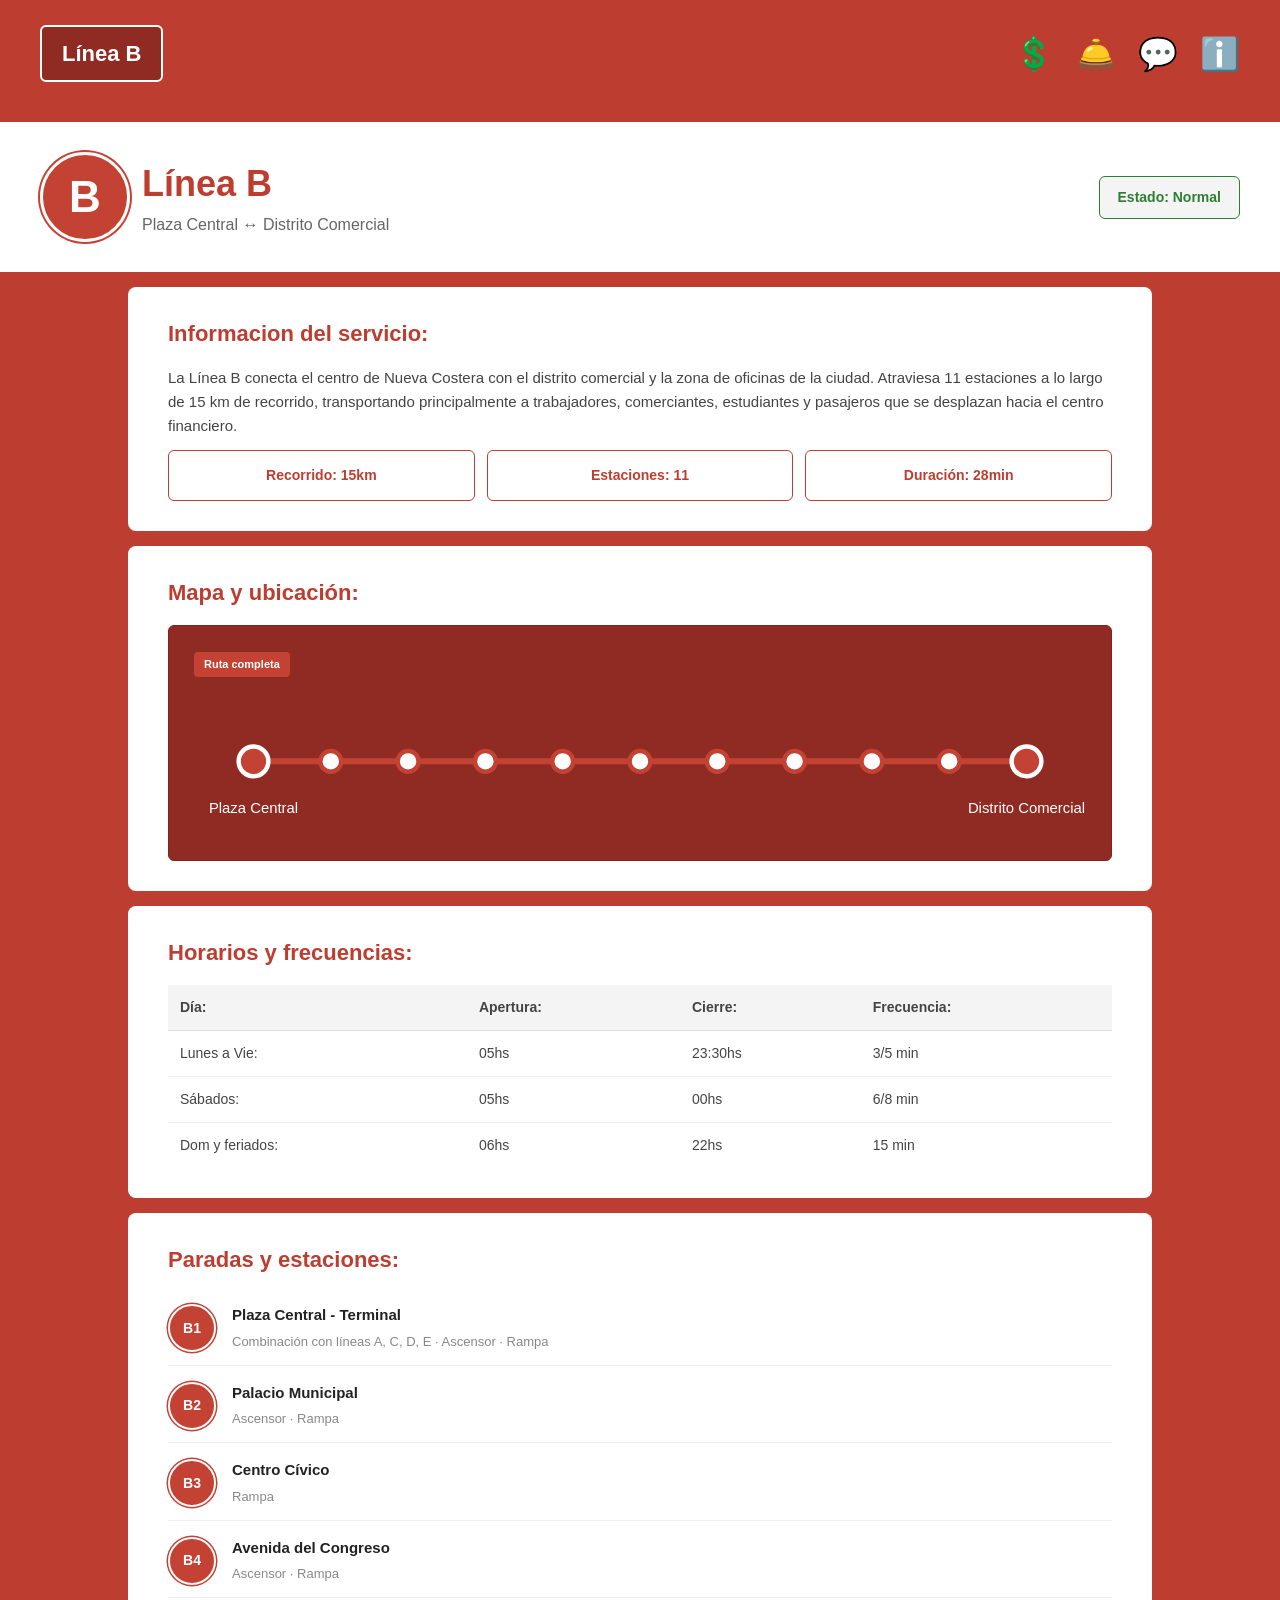
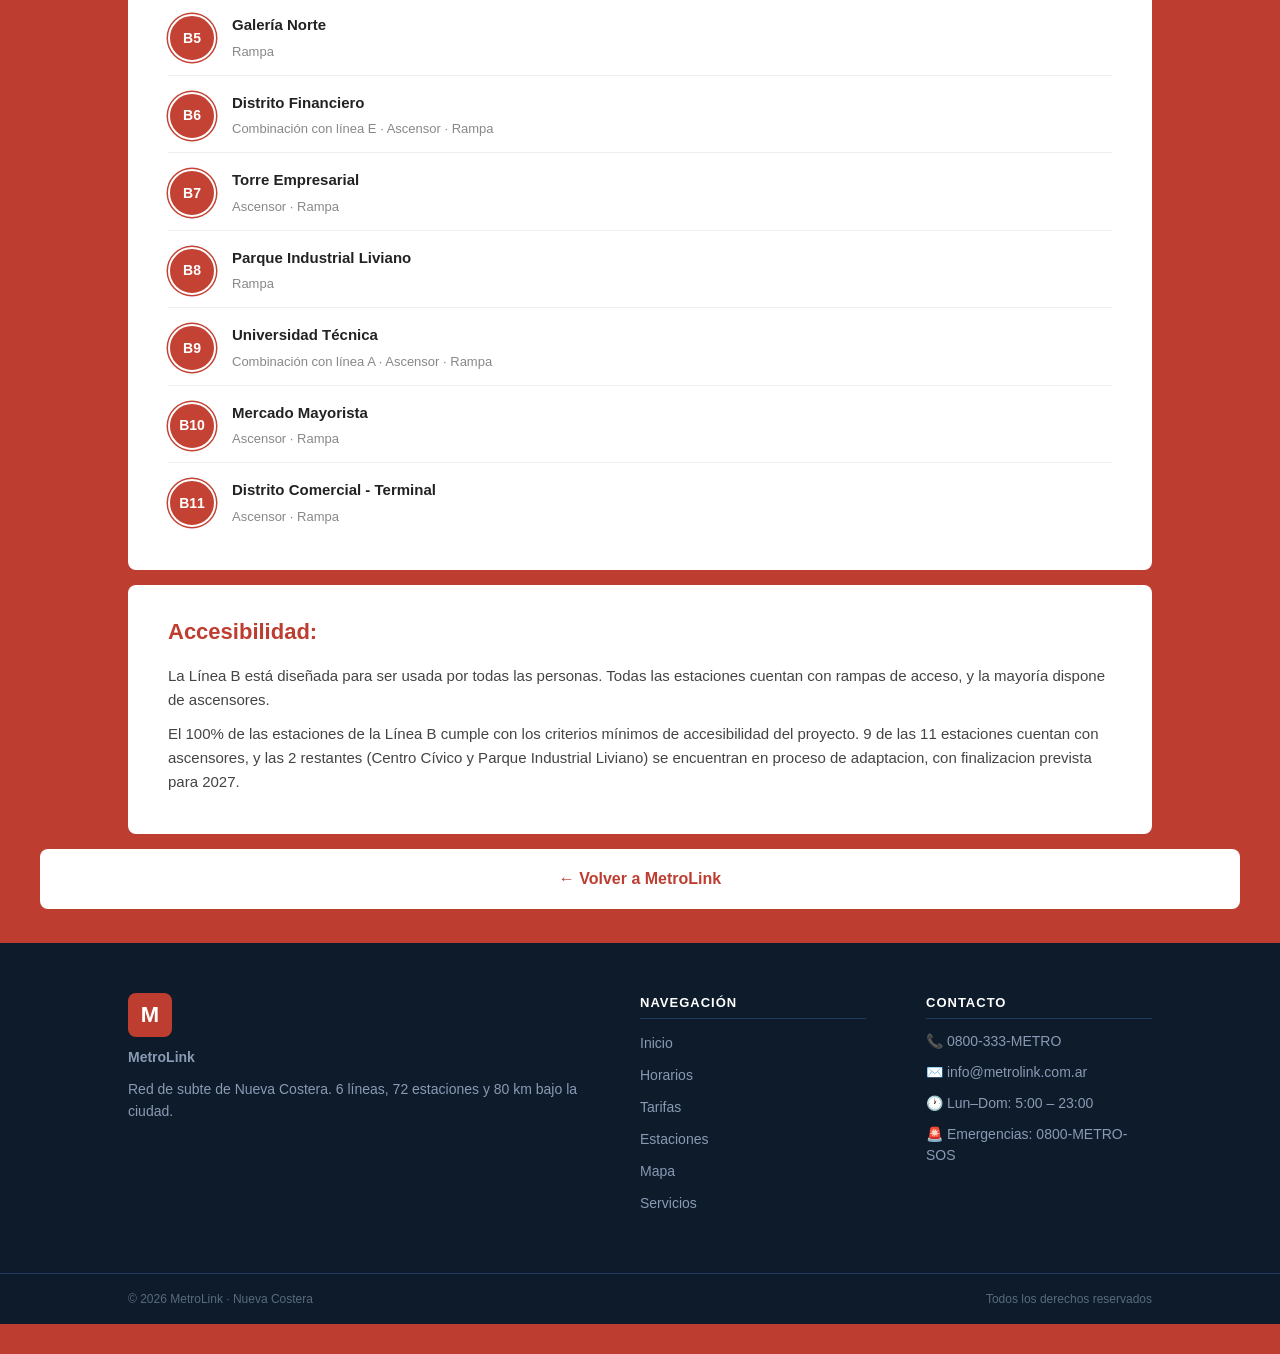
<file: lineas/linea b/linea-b.html>
<!DOCTYPE html>
<html lang="es">
<head>
  <meta charset="UTF-8">
  <meta name="viewport" content="width=device-width, initial-scale=1.0">
  <title>MetroLink - Línea B</title>
  <link rel="stylesheet" href="linea-b.css">
</head>
<body>

  <div class="contenedor">

    <div class="header">
      <div class="cartel-linea">
        <span class="cartel-texto">Línea B</span>
      </div>
      <div class="iconos">
        <a href="../tarifas.html" title="Tarifas">💲</a>
        <a href="../servicios.html" title="Servicios">🛎️</a>
        <a href="../contacto.html" title="Contacto">💬</a>
        <a href="../faq.html" title="Preguntas frecuentes">ℹ️</a>
      </div>
    </div>

    <div class="encabezado-linea">
      <div class="encabezado-izq">
        <div class="badge-grande">B</div>
        <div class="info-linea">
          <h1>Línea B</h1>
          <p>Plaza Central ↔ Distrito Comercial</p>
        </div>
      </div>
      <div class="estado">Estado: Normal</div>
    </div>

    <div class="seccion">
      <h2>Informacion del servicio:</h2>
      <p>
        La Línea B conecta el centro de Nueva Costera con el distrito comercial y la
        zona de oficinas de la ciudad. Atraviesa 11 estaciones a lo largo de 15 km
        de recorrido, transportando principalmente a trabajadores, comerciantes,
        estudiantes y pasajeros que se desplazan hacia el centro financiero.
      </p>

      <div class="stats">
        <div class="stat">Recorrido: 15km</div>
        <div class="stat">Estaciones: 11</div>
        <div class="stat">Duración: 28min</div>
      </div>
    </div>

    <div class="seccion">
      <h2>Mapa y ubicación:</h2>

      <div class="mapa">
        <div class="mapa-titulo">Ruta completa</div>
        <svg viewBox="0 0 600 100" xmlns="http://www.w3.org/2000/svg">
          <!-- Línea de la ruta -->
          <line x1="40" y1="50" x2="560" y2="50" stroke="#C34234" stroke-width="4"/>

          <!-- 11 estaciones -->
          <circle cx="40" cy="50" r="10" fill="#C34234" stroke="white" stroke-width="3"/>
          <circle cx="92" cy="50" r="7" fill="white" stroke="#C34234" stroke-width="3"/>
          <circle cx="144" cy="50" r="7" fill="white" stroke="#C34234" stroke-width="3"/>
          <circle cx="196" cy="50" r="7" fill="white" stroke="#C34234" stroke-width="3"/>
          <circle cx="248" cy="50" r="7" fill="white" stroke="#C34234" stroke-width="3"/>
          <circle cx="300" cy="50" r="7" fill="white" stroke="#C34234" stroke-width="3"/>
          <circle cx="352" cy="50" r="7" fill="white" stroke="#C34234" stroke-width="3"/>
          <circle cx="404" cy="50" r="7" fill="white" stroke="#C34234" stroke-width="3"/>
          <circle cx="456" cy="50" r="7" fill="white" stroke="#C34234" stroke-width="3"/>
          <circle cx="508" cy="50" r="7" fill="white" stroke="#C34234" stroke-width="3"/>
          <circle cx="560" cy="50" r="10" fill="#C34234" stroke="white" stroke-width="3"/>

          <text x="40" y="85" text-anchor="middle" fill="white" font-size="10" font-family="Arial">Plaza Central</text>
          <text x="560" y="85" text-anchor="middle" fill="white" font-size="10" font-family="Arial">Distrito Comercial</text>
        </svg>
      </div>
    </div>

    <div class="seccion">
      <h2>Horarios y frecuencias:</h2>
      <table class="tabla-horarios">
        <thead>
          <tr>
            <th>Día:</th>
            <th>Apertura:</th>
            <th>Cierre:</th>
            <th>Frecuencia:</th>
          </tr>
        </thead>
        <tbody>
          <tr>
            <td>Lunes a Vie:</td>
            <td>05hs</td>
            <td>23:30hs</td>
            <td>3/5 min</td>
          </tr>
          <tr>
            <td>Sábados:</td>
              <td>05hs</td>
            <td>00hs</td>
            <td>6/8 min</td>
          </tr>
          <tr>
            <td>Dom y feriados:</td>
            <td>06hs</td>
            <td>22hs</td>
            <td>15 min</td>
          </tr>
        </tbody>
      </table>
    </div>

    <div class="seccion">
      <h2>Paradas y estaciones:</h2>

      <div class="lista-estaciones">

        <div class="estacion">
          <div class="badge-estacion">B1</div>
          <div class="info-estacion">
            <strong>Plaza Central - Terminal</strong>
            <span>Combinación con líneas A, C, D, E · Ascensor · Rampa</span>
          </div>
        </div>

        <div class="estacion">
          <div class="badge-estacion">B2</div>
          <div class="info-estacion">
            <strong>Palacio Municipal</strong>
            <span>Ascensor · Rampa</span>
          </div>
        </div>

        <div class="estacion">
          <div class="badge-estacion">B3</div>
          <div class="info-estacion">
            <strong>Centro Cívico</strong>
            <span>Rampa</span>
          </div>
        </div>

        <div class="estacion">
          <div class="badge-estacion">B4</div>
          <div class="info-estacion">
            <strong>Avenida del Congreso</strong>
            <span>Ascensor · Rampa</span>
          </div>
        </div>

        <div class="estacion">
          <div class="badge-estacion">B5</div>
          <div class="info-estacion">
            <strong>Galería Norte</strong>
            <span>Rampa</span>
          </div>
        </div>

        <div class="estacion">
          <div class="badge-estacion">B6</div>
          <div class="info-estacion">
            <strong>Distrito Financiero</strong>
            <span>Combinación con línea E · Ascensor · Rampa</span>
          </div>
        </div>

        <div class="estacion">
          <div class="badge-estacion">B7</div>
          <div class="info-estacion">
            <strong>Torre Empresarial</strong>
            <span>Ascensor · Rampa</span>
          </div>
        </div>

        <div class="estacion">
          <div class="badge-estacion">B8</div>
          <div class="info-estacion">
            <strong>Parque Industrial Liviano</strong>
            <span>Rampa</span>
          </div>
        </div>

        <div class="estacion">
          <div class="badge-estacion">B9</div>
          <div class="info-estacion">
            <strong>Universidad Técnica</strong>
            <span>Combinación con línea A · Ascensor · Rampa</span>
          </div>
        </div>

        <div class="estacion">
          <div class="badge-estacion">B10</div>
          <div class="info-estacion">
            <strong>Mercado Mayorista</strong>
            <span>Ascensor · Rampa</span>
          </div>
        </div>

        <div class="estacion">
          <div class="badge-estacion">B11</div>
          <div class="info-estacion">
            <strong>Distrito Comercial - Terminal</strong>
            <span>Ascensor · Rampa</span>
          </div>
        </div>

      </div>
    </div>

    <div class="seccion">
      <h2>Accesibilidad:</h2>
      <p>
        La Línea B está diseñada para ser usada por todas las personas. Todas las
        estaciones cuentan con rampas de acceso, y la mayoría dispone de ascensores.
      </p>
      <p>
        El 100% de las estaciones de la Línea B cumple con los criterios mínimos de
        accesibilidad del proyecto. 9 de las 11 estaciones cuentan con ascensores, y
        las 2 restantes (Centro Cívico y Parque Industrial Liviano) se encuentran en proceso de
        adaptacion, con finalizacion prevista para 2027.
      </p>
    </div>

    <!-- Volver al sitio principal -->
    <a href="../../index.html" class="volver">← Volver a MetroLink</a>

    <div class="footer">
      <div class="footer-grid">
        <div class="footer-columna">
          <div class="footer-logo">M</div>
          <p class="footer-marca">MetroLink</p>
          <p class="footer-desc">Red de subte de Nueva Costera. 6 líneas, 72 estaciones y 80 km bajo la ciudad.</p>
        </div>
        <div class="footer-columna">
          <h4>Navegación</h4>
          <ul class="footer-links">
            <li><a href="../../index.html">Inicio</a></li>
            <li><a href="../../horarios.html">Horarios</a></li>
            <li><a href="../../tarifas.html">Tarifas</a></li>
            <li><a href="../../estaciones.html">Estaciones</a></li>
            <li><a href="../../mapa.html">Mapa</a></li>
            <li><a href="../../servicios.html">Servicios</a></li>
          </ul>
        </div>
        <div class="footer-columna">
          <h4>Contacto</h4>
          <p>📞 0800-333-METRO</p>
          <p>✉️ info@metrolink.com.ar</p>
          <p>🕐 Lun–Dom: 5:00 – 23:00</p>
          <p>🚨 Emergencias: 0800-METRO-SOS</p>
        </div>
      </div>
      <div class="footer-bottom">
        <span>© 2026 MetroLink · Nueva Costera</span>
        <span>Todos los derechos reservados</span>
      </div>
    </div>

  </div>

</body>
</html>
</file>
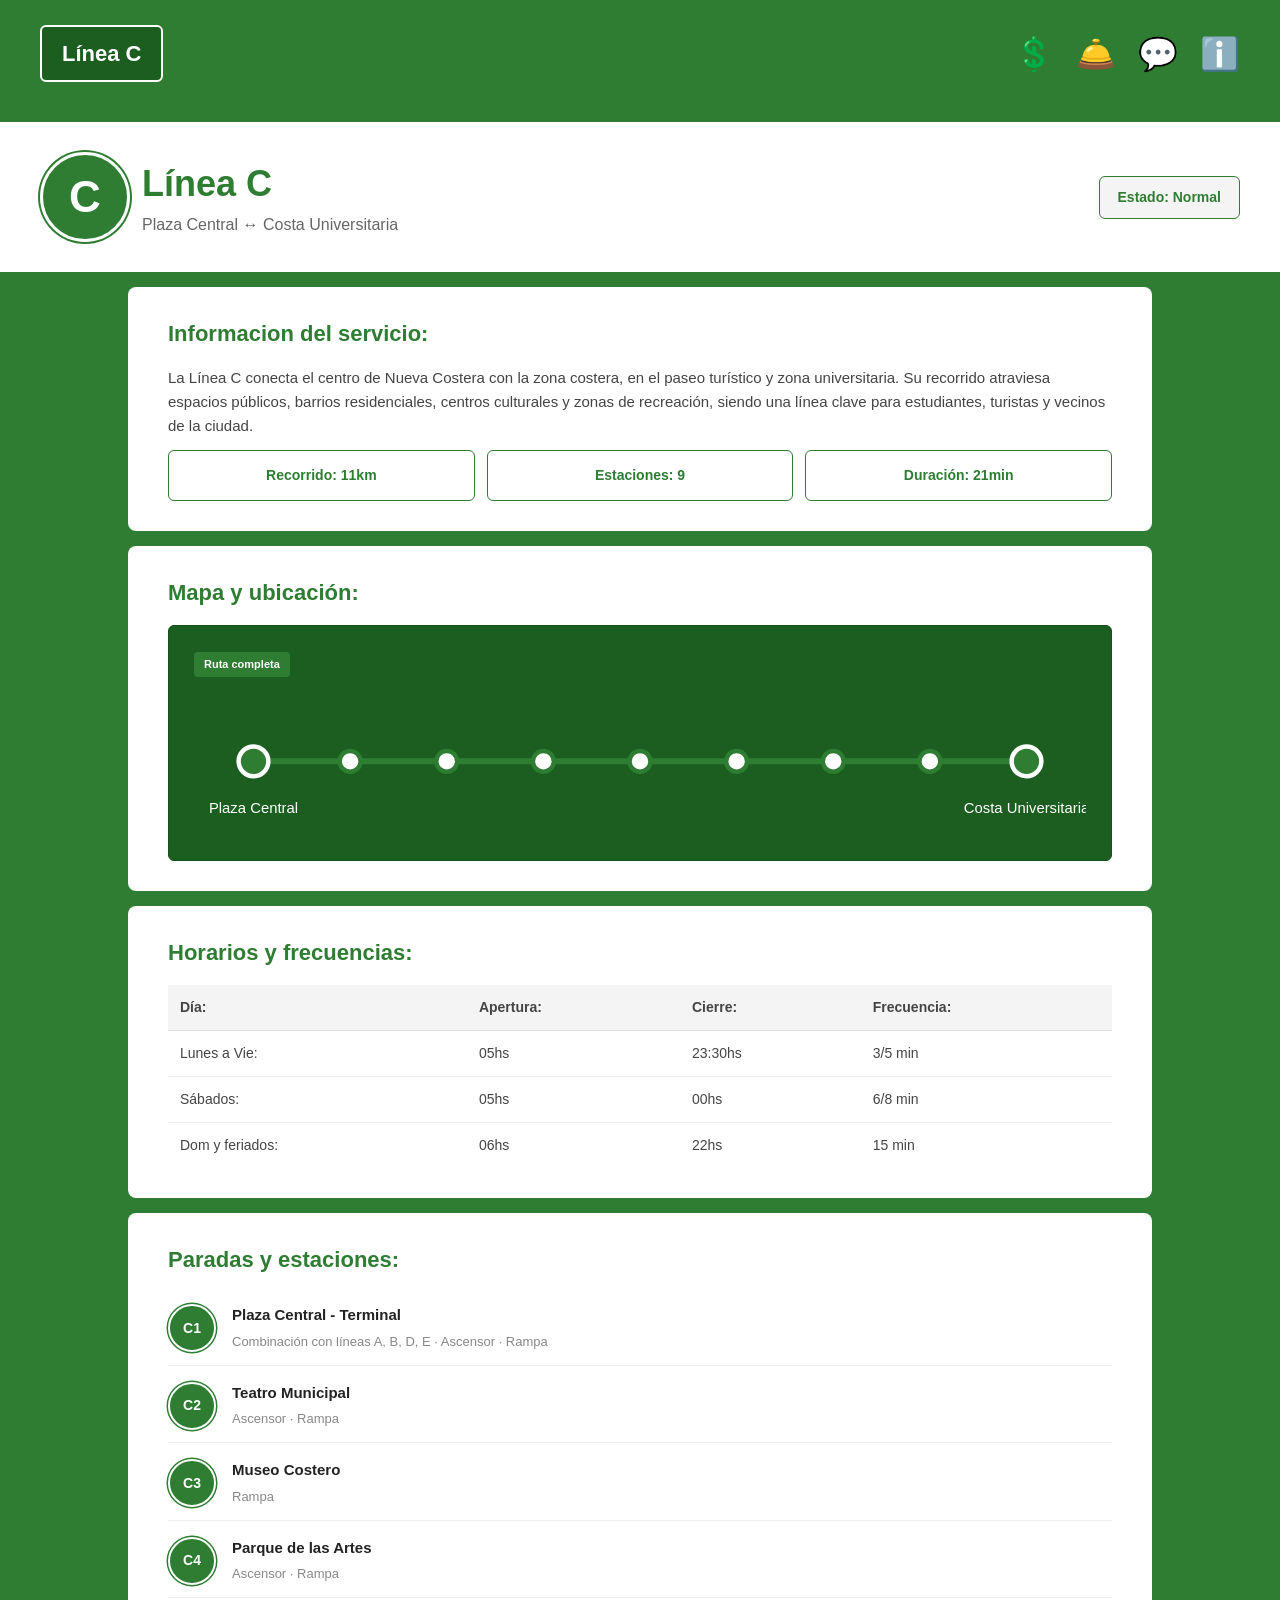
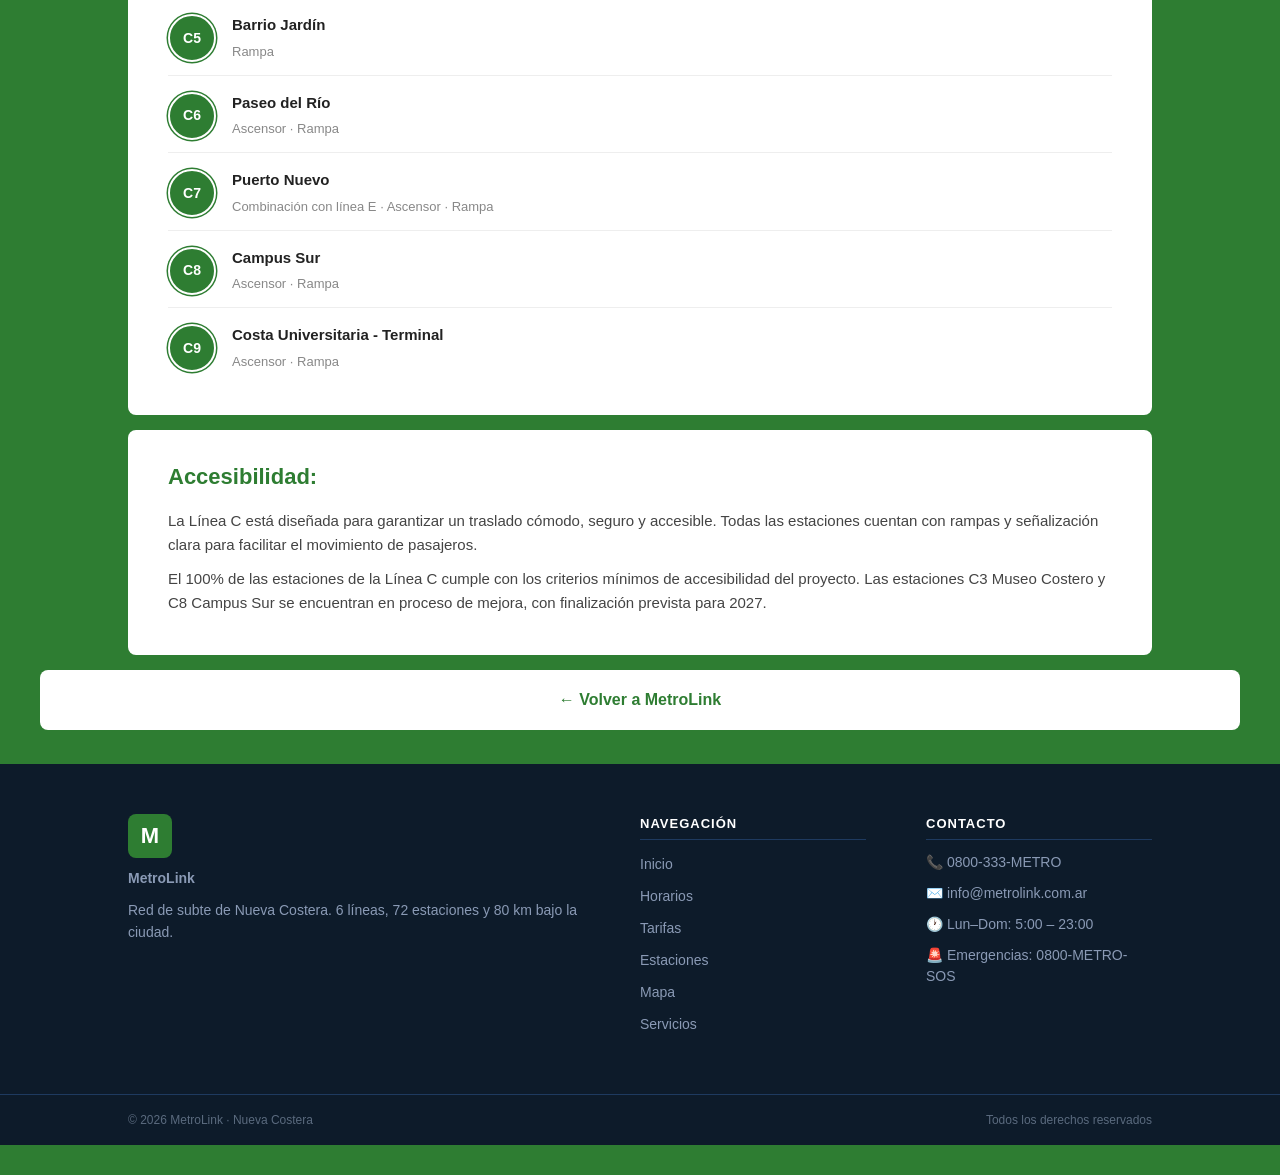
<file: lineas/linea c/linea-c.html>
<!DOCTYPE html>
<html lang="es">
<head>
  <meta charset="UTF-8">
  <meta name="viewport" content="width=device-width, initial-scale=1.0">
  <title>MetroLink - Línea C</title>
  <link rel="stylesheet" href="linea-c.css">
</head>
<body>

  <div class="contenedor">

    <div class="header">
      <div class="cartel-linea">
        <span class="cartel-texto">Línea C</span>
      </div>
      <div class="iconos">
        <a href="../../tarifas.html" title="Tarifas">💲</a>
        <a href="../../servicios.html" title="Servicios">🛎️</a>
        <a href="../../contacto.html" title="Contacto">💬</a>
        <a href="../../faq.html" title="Preguntas frecuentes">ℹ️</a>
      </div>
    </div>

    <div class="encabezado-linea">
      <div class="encabezado-izq">
        <div class="badge-grande">C</div>
        <div class="info-linea">
          <h1>Línea C</h1>
          <p>Plaza Central ↔ Costa Universitaria</p>
        </div>
      </div>
      <div class="estado">Estado: Normal</div>
    </div>

    <div class="seccion">
      <h2>Informacion del servicio:</h2>
      <p>
        La Línea C conecta el centro de Nueva Costera con la zona costera, en el paseo
        turístico y zona universitaria. Su recorrido atraviesa espacios públicos,
        barrios residenciales, centros culturales y zonas de recreación, siendo una
        línea clave para estudiantes, turistas y vecinos de la ciudad.
      </p>

      <div class="stats">
        <div class="stat">Recorrido: 11km</div>
        <div class="stat">Estaciones: 9</div>
        <div class="stat">Duración: 21min</div>
      </div>
    </div>

    <div class="seccion">
      <h2>Mapa y ubicación:</h2>

      <div class="mapa">
        <div class="mapa-titulo">Ruta completa</div>
        <svg viewBox="0 0 600 100" xmlns="http://www.w3.org/2000/svg">
          <!-- Línea de la ruta -->
          <line x1="40" y1="50" x2="560" y2="50" stroke="#2E7D32" stroke-width="4"/>

          <!-- 9 estaciones -->
          <circle cx="40" cy="50" r="10" fill="#2E7D32" stroke="white" stroke-width="3"/>
          <circle cx="105" cy="50" r="7" fill="white" stroke="#2E7D32" stroke-width="3"/>
          <circle cx="170" cy="50" r="7" fill="white" stroke="#2E7D32" stroke-width="3"/>
          <circle cx="235" cy="50" r="7" fill="white" stroke="#2E7D32" stroke-width="3"/>
          <circle cx="300" cy="50" r="7" fill="white" stroke="#2E7D32" stroke-width="3"/>
          <circle cx="365" cy="50" r="7" fill="white" stroke="#2E7D32" stroke-width="3"/>
          <circle cx="430" cy="50" r="7" fill="white" stroke="#2E7D32" stroke-width="3"/>
          <circle cx="495" cy="50" r="7" fill="white" stroke="#2E7D32" stroke-width="3"/>
          <circle cx="560" cy="50" r="10" fill="#2E7D32" stroke="white" stroke-width="3"/>

          <text x="40" y="85" text-anchor="middle" fill="white" font-size="10" font-family="Arial">Plaza Central</text>
          <text x="560" y="85" text-anchor="middle" fill="white" font-size="10" font-family="Arial">Costa Universitaria</text>
        </svg>
      </div>
    </div>

    <div class="seccion">
      <h2>Horarios y frecuencias:</h2>
      <table class="tabla-horarios">
        <thead>
          <tr>
            <th>Día:</th>
            <th>Apertura:</th>
            <th>Cierre:</th>
            <th>Frecuencia:</th>
          </tr>
        </thead>
        <tbody>
          <tr>
            <td>Lunes a Vie:</td>
            <td>05hs</td>
            <td>23:30hs</td>
            <td>3/5 min</td>
          </tr>
          <tr>
            <td>Sábados:</td>
            <td>05hs</td>
            <td>00hs</td>
            <td>6/8 min</td>
          </tr>
          <tr>
            <td>Dom y feriados:</td>
            <td>06hs</td>
            <td>22hs</td>
            <td>15 min</td>
          </tr>
        </tbody>
      </table>
    </div>

    <div class="seccion">
      <h2>Paradas y estaciones:</h2>

      <div class="lista-estaciones">

        <div class="estacion">
          <div class="badge-estacion">C1</div>
          <div class="info-estacion">
            <strong>Plaza Central - Terminal</strong>
            <span>Combinación con líneas A, B, D, E · Ascensor · Rampa</span>
          </div>
        </div>

        <div class="estacion">
          <div class="badge-estacion">C2</div>
          <div class="info-estacion">
            <strong>Teatro Municipal</strong>
            <span>Ascensor · Rampa</span>
          </div>
        </div>

        <div class="estacion">
          <div class="badge-estacion">C3</div>
          <div class="info-estacion">
            <strong>Museo Costero</strong>
            <span>Rampa</span>
          </div>
        </div>

        <div class="estacion">
          <div class="badge-estacion">C4</div>
          <div class="info-estacion">
            <strong>Parque de las Artes</strong>
            <span>Ascensor · Rampa</span>
          </div>
        </div>

        <div class="estacion">
          <div class="badge-estacion">C5</div>
          <div class="info-estacion">
            <strong>Barrio Jardín</strong>
            <span>Rampa</span>
          </div>
        </div>

        <div class="estacion">
          <div class="badge-estacion">C6</div>
          <div class="info-estacion">
            <strong>Paseo del Río</strong>
            <span>Ascensor · Rampa</span>
          </div>
        </div>

        <div class="estacion">
          <div class="badge-estacion">C7</div>
          <div class="info-estacion">
            <strong>Puerto Nuevo</strong>
            <span>Combinación con línea E · Ascensor · Rampa</span>
          </div>
        </div>

        <div class="estacion">
          <div class="badge-estacion">C8</div>
          <div class="info-estacion">
            <strong>Campus Sur</strong>
            <span>Ascensor · Rampa</span>
          </div>
        </div>

        <div class="estacion">
          <div class="badge-estacion">C9</div>
          <div class="info-estacion">
            <strong>Costa Universitaria - Terminal</strong>
            <span>Ascensor · Rampa</span>
          </div>
        </div>

      </div>
    </div>

    <div class="seccion">
      <h2>Accesibilidad:</h2>
      <p>
        La Línea C está diseñada para garantizar un traslado cómodo, seguro y
        accesible. Todas las estaciones cuentan con rampas y señalización clara para
        facilitar el movimiento de pasajeros.
      </p>
      <p>
        El 100% de las estaciones de la Línea C cumple con los criterios mínimos de
        accesibilidad del proyecto. Las estaciones C3 Museo Costero y C8 Campus Sur
        se encuentran en proceso de mejora, con finalización prevista para 2027.
      </p>
    </div>

    <!-- Volver al sitio principal -->
    <a href="../../index.html" class="volver">← Volver a MetroLink</a>

    <div class="footer">
      <div class="footer-grid">
        <div class="footer-columna">
          <div class="footer-logo">M</div>
          <p class="footer-marca">MetroLink</p>
          <p class="footer-desc">Red de subte de Nueva Costera. 6 líneas, 72 estaciones y 80 km bajo la ciudad.</p>
        </div>
        <div class="footer-columna">
          <h4>Navegación</h4>
          <ul class="footer-links">
            <li><a href="../../index.html">Inicio</a></li>
            <li><a href="../../horarios.html">Horarios</a></li>
            <li><a href="../../tarifas.html">Tarifas</a></li>
            <li><a href="../../estaciones.html">Estaciones</a></li>
            <li><a href="../../mapa.html">Mapa</a></li>
            <li><a href="../../servicios.html">Servicios</a></li>
          </ul>
        </div>
        <div class="footer-columna">
          <h4>Contacto</h4>
          <p>📞 0800-333-METRO</p>
          <p>✉️ info@metrolink.com.ar</p>
          <p>🕐 Lun–Dom: 5:00 – 23:00</p>
          <p>🚨 Emergencias: 0800-METRO-SOS</p>
        </div>
      </div>
      <div class="footer-bottom">
        <span>© 2026 MetroLink · Nueva Costera</span>
        <span>Todos los derechos reservados</span>
      </div>
    </div>

  </div>

</body>
</html>
</file>
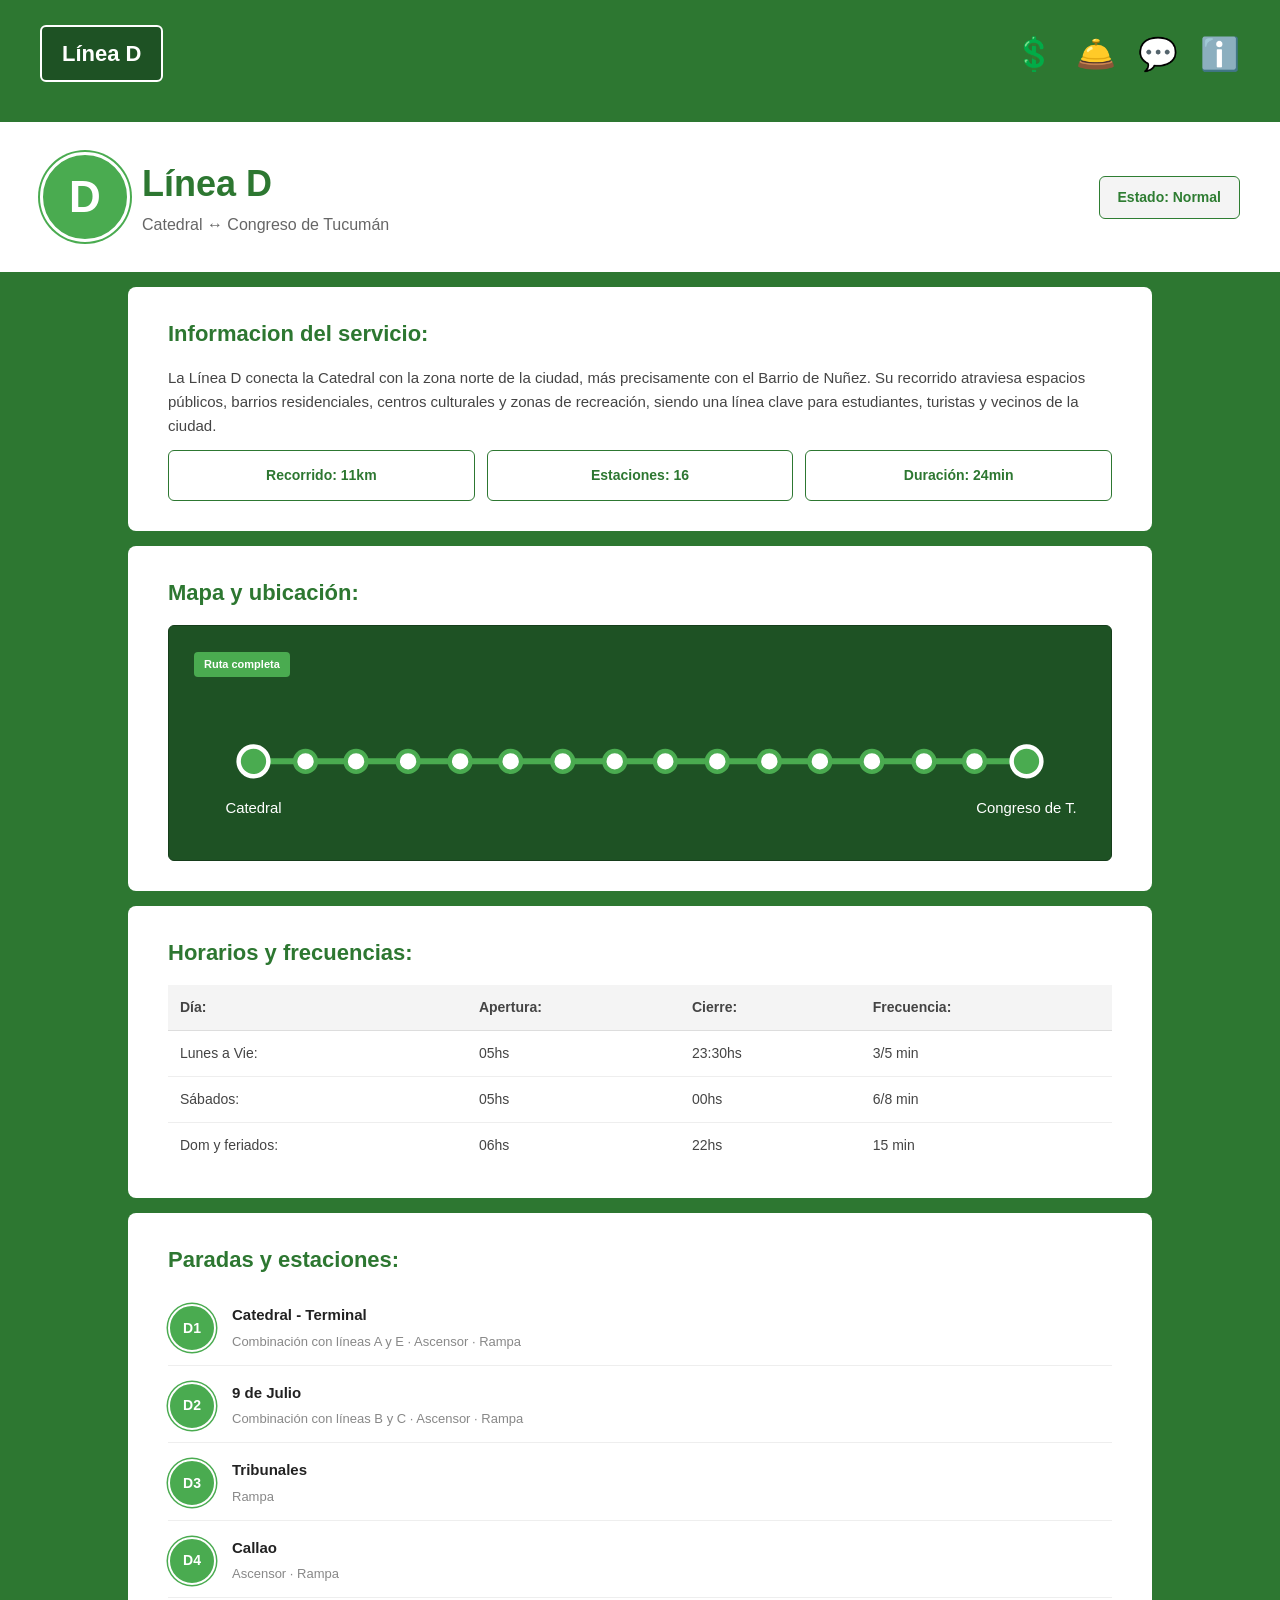
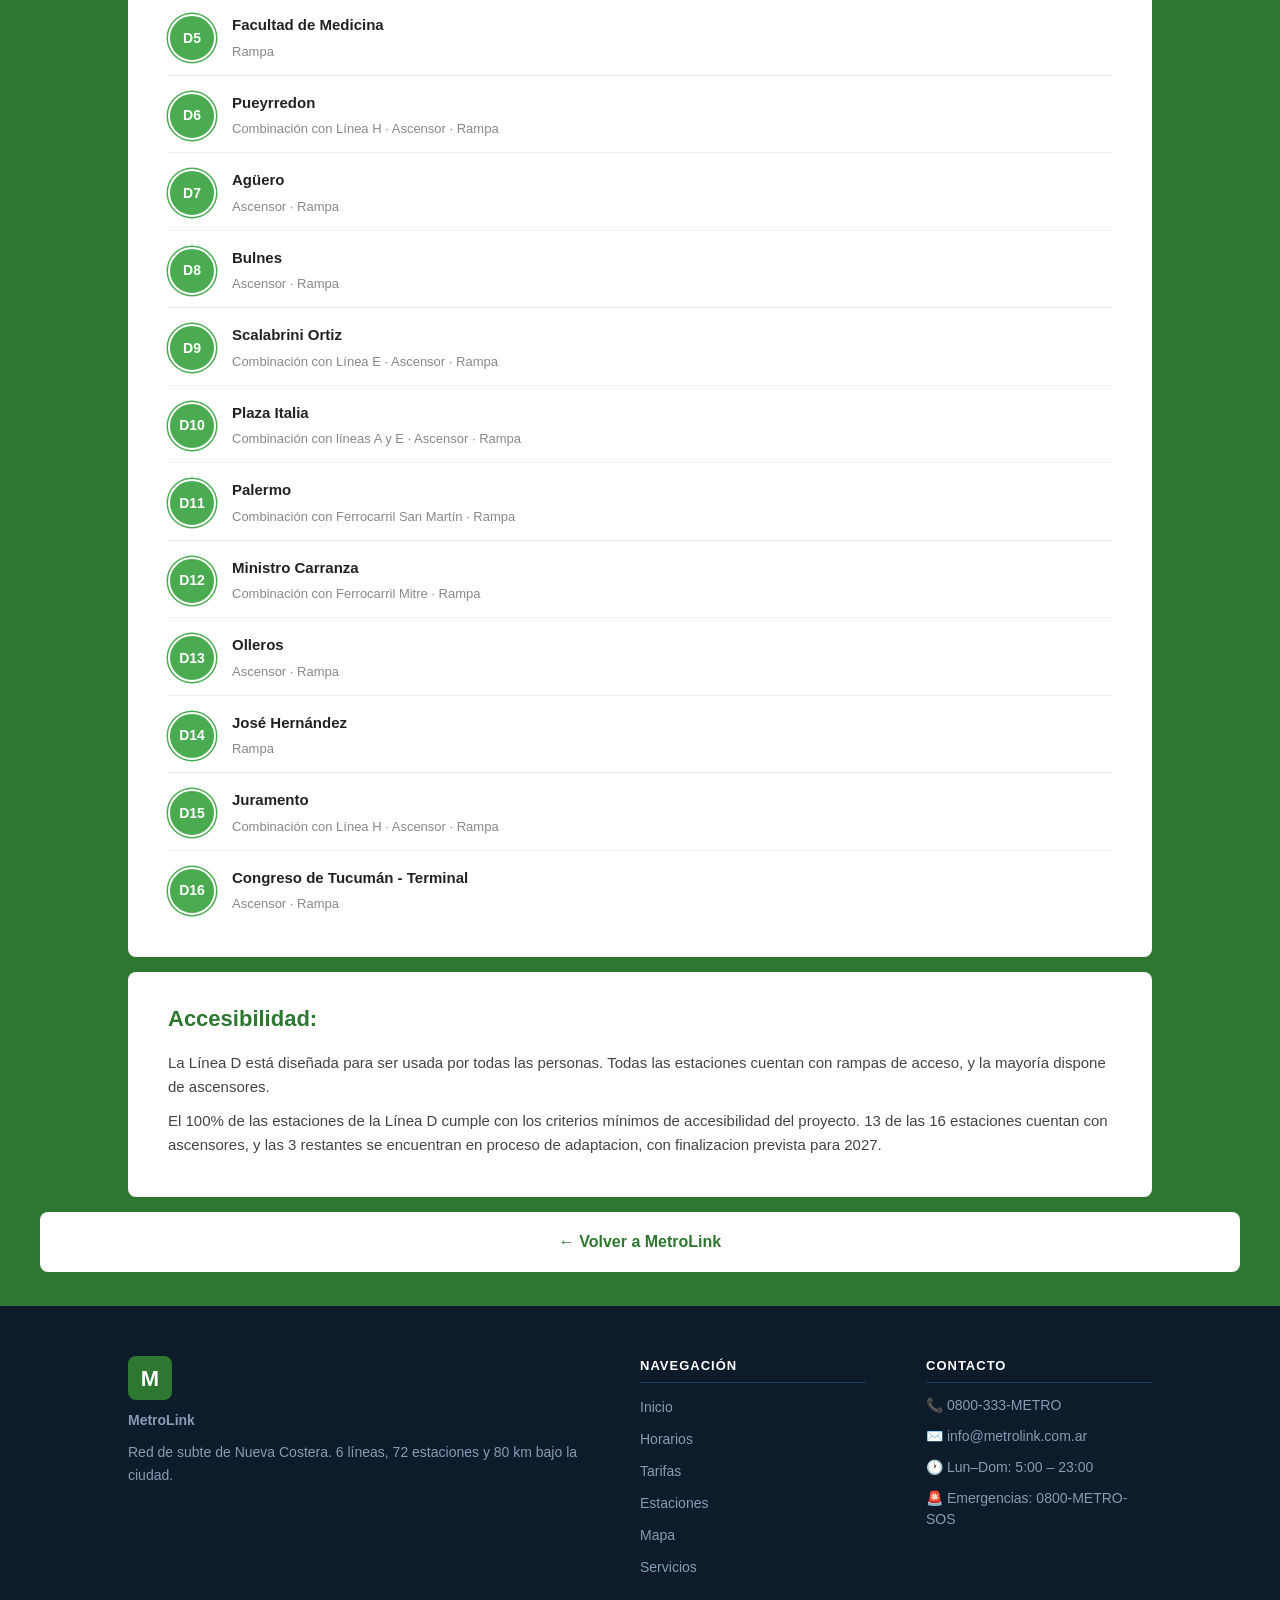
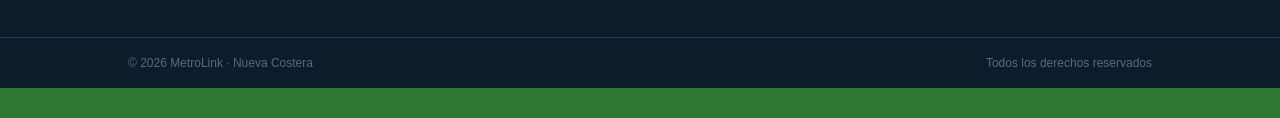
<file: lineas/linea d/Linead.html>
<!DOCTYPE html>
<html lang="es">
<head>
  <meta charset="UTF-8">
  <meta name="viewport" content="width=device-width, initial-scale=1.0">
  <title>MetroLink - Línea D</title>
  <link rel="stylesheet" href="linea-d.css">
</head>
<body>

  <div class="contenedor">

    <div class="header">
      <div class="cartel-linea">
        <span class="cartel-texto">Línea D</span>
      </div>
      <div class="iconos">
        <a href="../tarifas.html" title="Tarifas">💲</a>
        <a href="../servicios.html" title="Servicios">🛎️</a>
        <a href="../contacto.html" title="Contacto">💬</a>
        <a href="../faq.html" title="Preguntas frecuentes">ℹ️</a>
      </div>
    </div>

    <div class="encabezado-linea">
      <div class="encabezado-izq">
        <div class="badge-grande">D</div>
        <div class="info-linea">
          <h1>Línea D</h1>
          <p>Catedral ↔ Congreso de Tucumán</p>
        </div>
      </div>
      <div class="estado">Estado: Normal</div>
    </div>

    <div class="seccion">
      <h2>Informacion del servicio:</h2>
      <p>
        La Línea D conecta la Catedral con la zona norte de la ciudad, más precisamente
        con el Barrio de Nuñez. Su recorrido atraviesa espacios públicos, barrios
        residenciales, centros culturales y zonas de recreación, siendo una línea clave
        para estudiantes, turistas y vecinos de la ciudad.
      </p>

      <div class="stats">
        <div class="stat">Recorrido: 11km</div>
        <div class="stat">Estaciones: 16</div>
        <div class="stat">Duración: 24min</div>
      </div>
    </div>

    <div class="seccion">
      <h2>Mapa y ubicación:</h2>

      <div class="mapa">
        <div class="mapa-titulo">Ruta completa</div>
        <svg viewBox="0 0 600 100" xmlns="http://www.w3.org/2000/svg">
          <!-- Línea de la ruta -->
          <line x1="40" y1="50" x2="560" y2="50" stroke="#4aab50" stroke-width="4"/>

          <!-- 16 estaciones -->
          <circle cx="40"  cy="50" r="10" fill="#4aab50" stroke="white" stroke-width="3"/>
          <circle cx="75"  cy="50" r="7"  fill="white" stroke="#4aab50" stroke-width="3"/>
          <circle cx="109" cy="50" r="7"  fill="white" stroke="#4aab50" stroke-width="3"/>
          <circle cx="144" cy="50" r="7"  fill="white" stroke="#4aab50" stroke-width="3"/>
          <circle cx="179" cy="50" r="7"  fill="white" stroke="#4aab50" stroke-width="3"/>
          <circle cx="213" cy="50" r="7"  fill="white" stroke="#4aab50" stroke-width="3"/>
          <circle cx="248" cy="50" r="7"  fill="white" stroke="#4aab50" stroke-width="3"/>
          <circle cx="283" cy="50" r="7"  fill="white" stroke="#4aab50" stroke-width="3"/>
          <circle cx="317" cy="50" r="7"  fill="white" stroke="#4aab50" stroke-width="3"/>
          <circle cx="352" cy="50" r="7"  fill="white" stroke="#4aab50" stroke-width="3"/>
          <circle cx="387" cy="50" r="7"  fill="white" stroke="#4aab50" stroke-width="3"/>
          <circle cx="421" cy="50" r="7"  fill="white" stroke="#4aab50" stroke-width="3"/>
          <circle cx="456" cy="50" r="7"  fill="white" stroke="#4aab50" stroke-width="3"/>
          <circle cx="491" cy="50" r="7"  fill="white" stroke="#4aab50" stroke-width="3"/>
          <circle cx="525" cy="50" r="7"  fill="white" stroke="#4aab50" stroke-width="3"/>
          <circle cx="560" cy="50" r="10" fill="#4aab50" stroke="white" stroke-width="3"/>

          <text x="40"  y="85" text-anchor="middle" fill="white" font-size="10" font-family="Arial">Catedral</text>
          <text x="560" y="85" text-anchor="middle" fill="white" font-size="10" font-family="Arial">Congreso de T.</text>
        </svg>
      </div>
    </div>

    <div class="seccion">
      <h2>Horarios y frecuencias:</h2>
      <table class="tabla-horarios">
        <thead>
          <tr>
            <th>Día:</th>
            <th>Apertura:</th>
            <th>Cierre:</th>
            <th>Frecuencia:</th>
          </tr>
        </thead>
        <tbody>
          <tr>
            <td>Lunes a Vie:</td>
            <td>05hs</td>
            <td>23:30hs</td>
            <td>3/5 min</td>
          </tr>
          <tr>
            <td>Sábados:</td>
            <td>05hs</td>
            <td>00hs</td>
            <td>6/8 min</td>
          </tr>
          <tr>
            <td>Dom y feriados:</td>
            <td>06hs</td>
            <td>22hs</td>
            <td>15 min</td>
          </tr>
        </tbody>
      </table>
    </div>

    <div class="seccion">
      <h2>Paradas y estaciones:</h2>

      <div class="lista-estaciones">

        <div class="estacion">
          <div class="badge-estacion">D1</div>
          <div class="info-estacion">
            <strong>Catedral - Terminal</strong>
            <span>Combinación con líneas A y E · Ascensor · Rampa</span>
          </div>
        </div>

        <div class="estacion">
          <div class="badge-estacion">D2</div>
          <div class="info-estacion">
            <strong>9 de Julio</strong>
            <span>Combinación con líneas B y C · Ascensor · Rampa</span>
          </div>
        </div>

        <div class="estacion">
          <div class="badge-estacion">D3</div>
          <div class="info-estacion">
            <strong>Tribunales</strong>
            <span>Rampa</span>
          </div>
        </div>

        <div class="estacion">
          <div class="badge-estacion">D4</div>
          <div class="info-estacion">
            <strong>Callao</strong>
            <span>Ascensor · Rampa</span>
          </div>
        </div>

        <div class="estacion">
          <div class="badge-estacion">D5</div>
          <div class="info-estacion">
            <strong>Facultad de Medicina</strong>
            <span>Rampa</span>
          </div>
        </div>

        <div class="estacion">
          <div class="badge-estacion">D6</div>
          <div class="info-estacion">
            <strong>Pueyrredon</strong>
            <span>Combinación con Línea H · Ascensor · Rampa</span>
          </div>
        </div>

        <div class="estacion">
          <div class="badge-estacion">D7</div>
          <div class="info-estacion">
            <strong>Agüero</strong>
            <span>Ascensor · Rampa</span>
          </div>
        </div>

        <div class="estacion">
          <div class="badge-estacion">D8</div>
          <div class="info-estacion">
            <strong>Bulnes</strong>
            <span>Ascensor · Rampa</span>
          </div>
        </div>

        <div class="estacion">
          <div class="badge-estacion">D9</div>
          <div class="info-estacion">
            <strong>Scalabrini Ortiz</strong>
            <span>Combinación con Línea E · Ascensor · Rampa</span>
          </div>
        </div>

        <div class="estacion">
          <div class="badge-estacion">D10</div>
          <div class="info-estacion">
            <strong>Plaza Italia</strong>
            <span>Combinación con líneas A y E · Ascensor · Rampa</span>
          </div>
        </div>

        <div class="estacion">
          <div class="badge-estacion">D11</div>
          <div class="info-estacion">
            <strong>Palermo</strong>
            <span>Combinación con Ferrocarril San Martín · Rampa</span>
          </div>
        </div>

        <div class="estacion">
          <div class="badge-estacion">D12</div>
          <div class="info-estacion">
            <strong>Ministro Carranza</strong>
            <span>Combinación con Ferrocarril Mitre · Rampa</span>
          </div>
        </div>

        <div class="estacion">
          <div class="badge-estacion">D13</div>
          <div class="info-estacion">
            <strong>Olleros</strong>
            <span>Ascensor · Rampa</span>
          </div>
        </div>

        <div class="estacion">
          <div class="badge-estacion">D14</div>
          <div class="info-estacion">
            <strong>José Hernández</strong>
            <span>Rampa</span>
          </div>
        </div>

        <div class="estacion">
          <div class="badge-estacion">D15</div>
          <div class="info-estacion">
            <strong>Juramento</strong>
            <span>Combinación con Línea H · Ascensor · Rampa</span>
          </div>
        </div>

        <div class="estacion">
          <div class="badge-estacion">D16</div>
          <div class="info-estacion">
            <strong>Congreso de Tucumán - Terminal</strong>
            <span>Ascensor · Rampa</span>
          </div>
        </div>

      </div>
    </div>

    <div class="seccion">
      <h2>Accesibilidad:</h2>
      <p>
        La Línea D está diseñada para ser usada por todas las personas. Todas las
        estaciones cuentan con rampas de acceso, y la mayoría dispone de ascensores.
      </p>
      <p>
        El 100% de las estaciones de la Línea D cumple con los criterios mínimos de
        accesibilidad del proyecto. 13 de las 16 estaciones cuentan con ascensores, y
        las 3 restantes se encuentran en proceso de adaptacion, con finalizacion
        prevista para 2027.
      </p>
    </div>

    <!-- Volver al sitio principal -->
    <a href="../../index.html" class="volver">← Volver a MetroLink</a>

    <div class="footer">
      <div class="footer-grid">
        <div class="footer-columna">
          <div class="footer-logo">M</div>
          <p class="footer-marca">MetroLink</p>
          <p class="footer-desc">Red de subte de Nueva Costera. 6 líneas, 72 estaciones y 80 km bajo la ciudad.</p>
        </div>
        <div class="footer-columna">
          <h4>Navegación</h4>
          <ul class="footer-links">
            <li><a href="../../index.html">Inicio</a></li>
            <li><a href="../../horarios.html">Horarios</a></li>
            <li><a href="../../tarifas.html">Tarifas</a></li>
            <li><a href="../../estaciones.html">Estaciones</a></li>
            <li><a href="../../mapa.html">Mapa</a></li>
            <li><a href="../../servicios.html">Servicios</a></li>
          </ul>
        </div>
        <div class="footer-columna">
          <h4>Contacto</h4>
          <p>📞 0800-333-METRO</p>
          <p>✉️ info@metrolink.com.ar</p>
          <p>🕐 Lun–Dom: 5:00 – 23:00</p>
          <p>🚨 Emergencias: 0800-METRO-SOS</p>
        </div>
      </div>
      <div class="footer-bottom">
        <span>© 2026 MetroLink · Nueva Costera</span>
        <span>Todos los derechos reservados</span>
      </div>
    </div>

  </div>

</body>
</html>
</file>
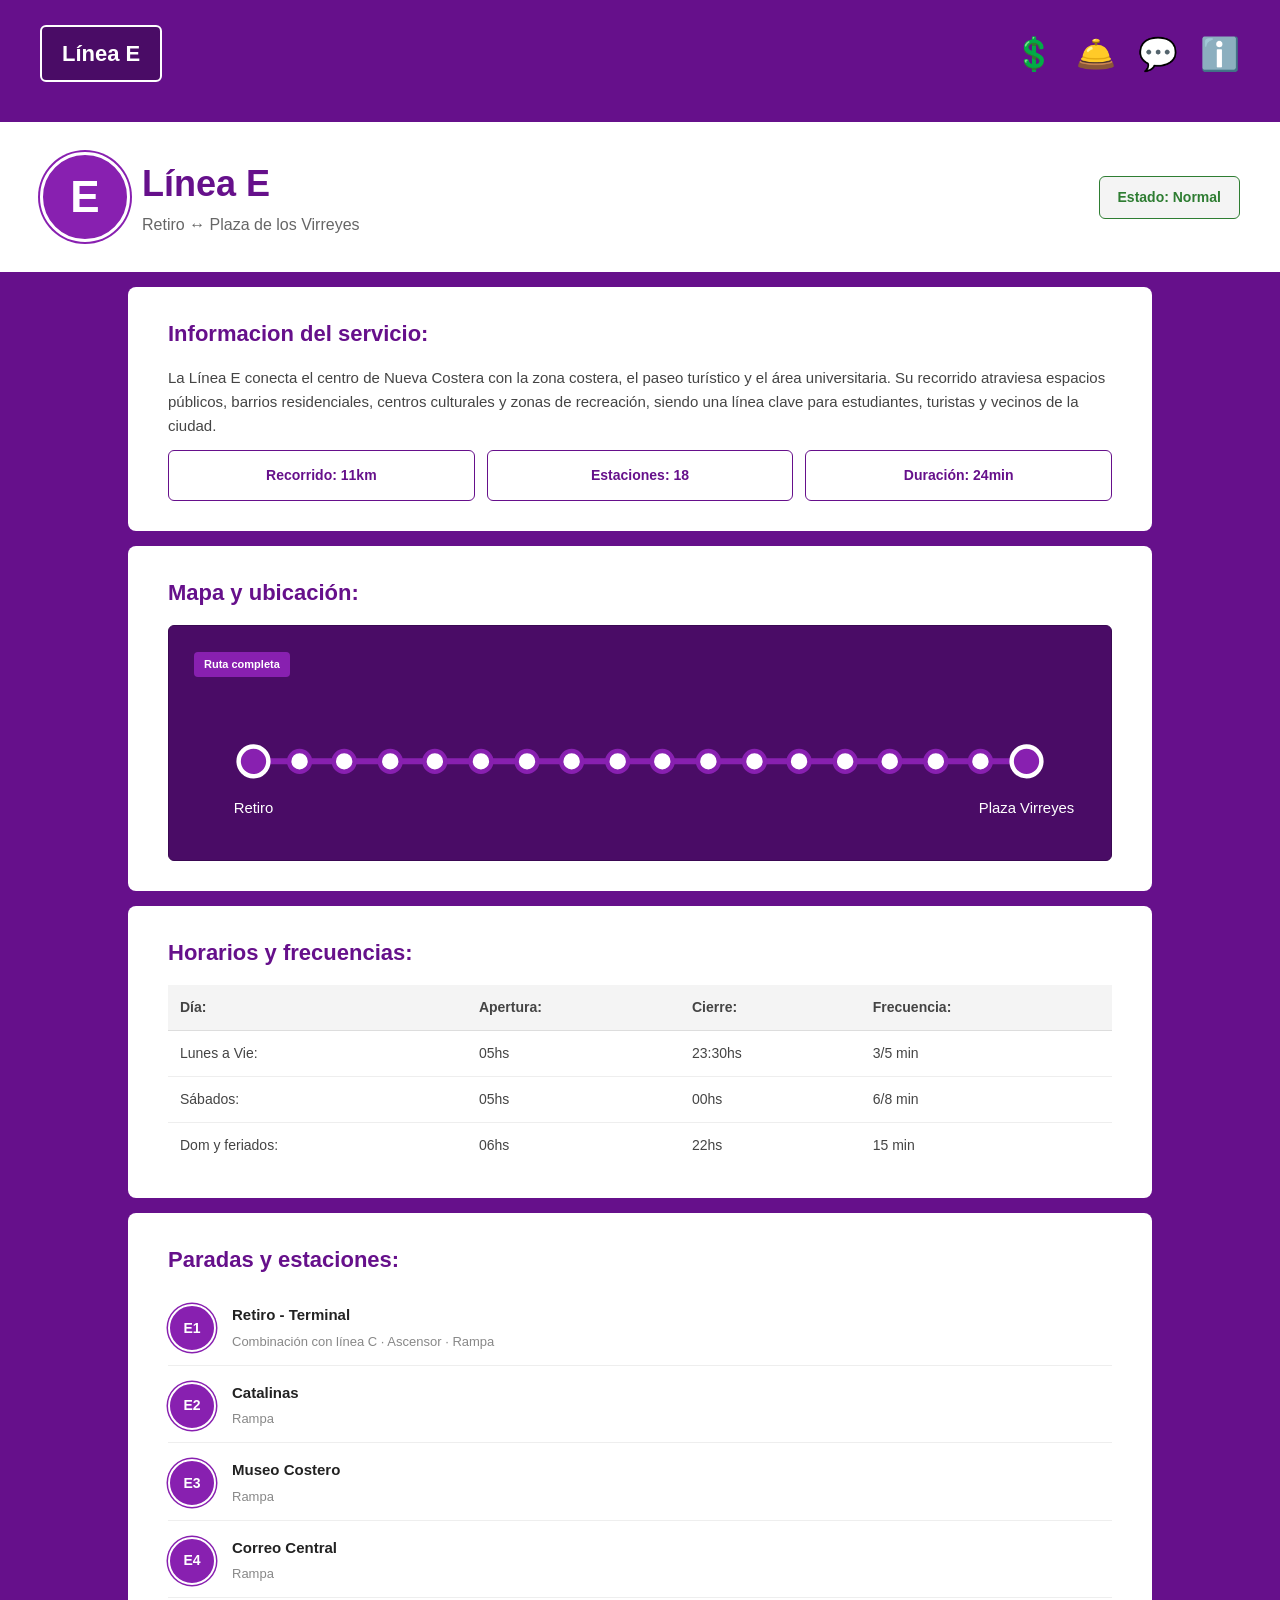
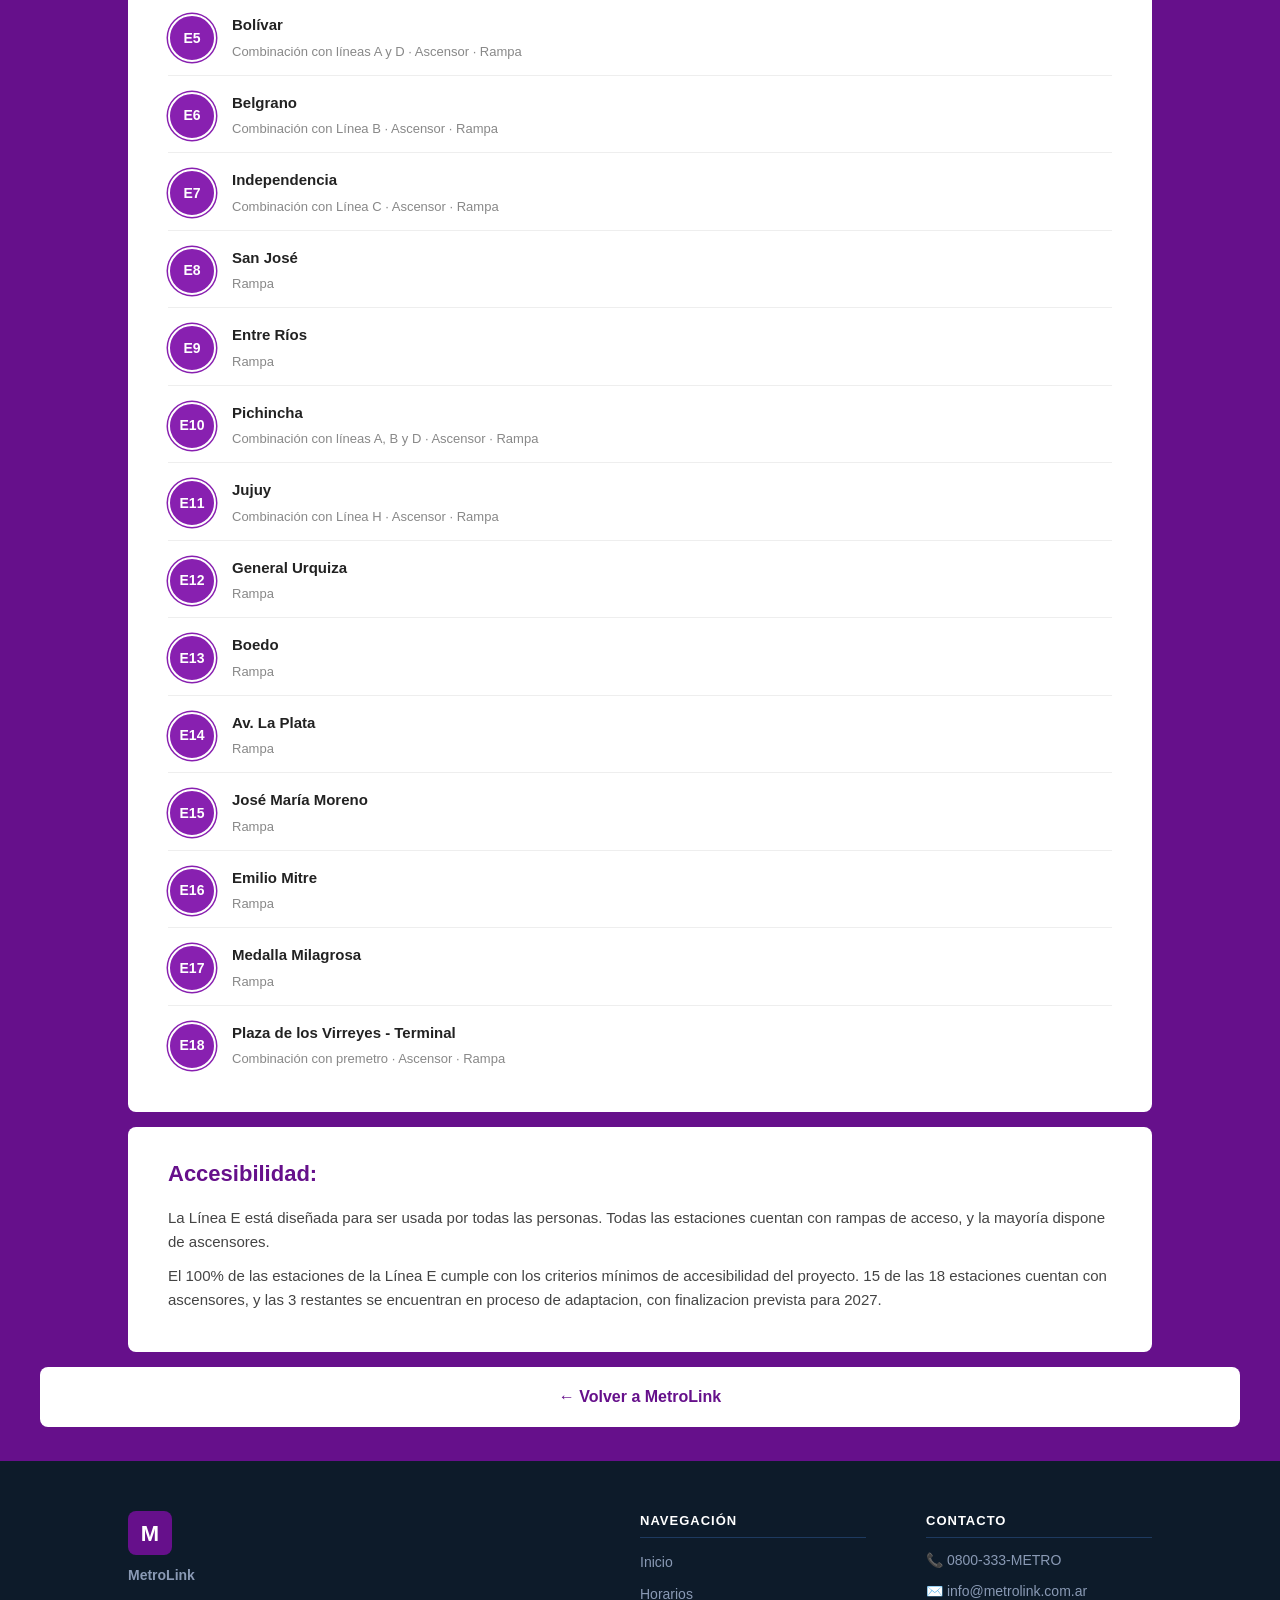
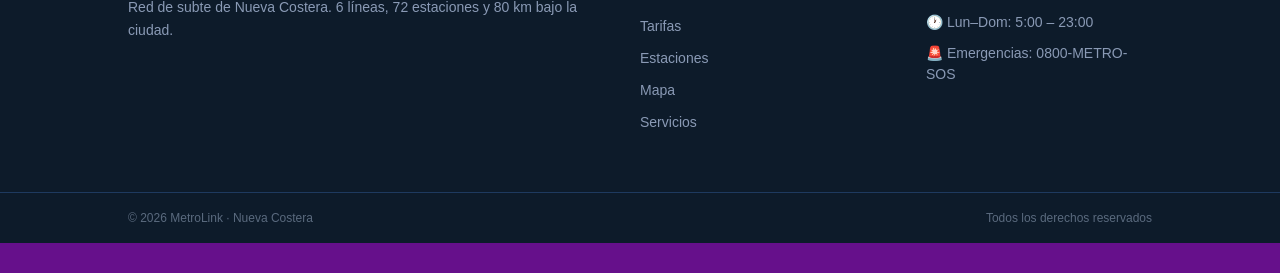
<file: lineas/linea e/Lineae.html>
<!DOCTYPE html>
<html lang="es">
<head>
  <meta charset="UTF-8">
  <meta name="viewport" content="width=device-width, initial-scale=1.0">
  <title>MetroLink - Línea E</title>
  <link rel="stylesheet" href="linea-e.css">
</head>
<body>

  <div class="contenedor">

    <div class="header">
      <div class="cartel-linea">
        <span class="cartel-texto">Línea E</span>
      </div>
      <div class="iconos">
        <a href="../tarifas.html" title="Tarifas">💲</a>
        <a href="../servicios.html" title="Servicios">🛎️</a>
        <a href="../contacto.html" title="Contacto">💬</a>
        <a href="../faq.html" title="Preguntas frecuentes">ℹ️</a>
      </div>
    </div>

    <div class="encabezado-linea">
      <div class="encabezado-izq">
        <div class="badge-grande">E</div>
        <div class="info-linea">
          <h1>Línea E</h1>
          <p>Retiro ↔ Plaza de los Virreyes</p>
        </div>
      </div>
      <div class="estado">Estado: Normal</div>
    </div>

    <div class="seccion">
      <h2>Informacion del servicio:</h2>
      <p>
        La Línea E conecta el centro de Nueva Costera con la zona costera, el paseo
        turístico y el área universitaria. Su recorrido atraviesa espacios públicos,
        barrios residenciales, centros culturales y zonas de recreación, siendo una
        línea clave para estudiantes, turistas y vecinos de la ciudad.
      </p>

      <div class="stats">
        <div class="stat">Recorrido: 11km</div>
        <div class="stat">Estaciones: 18</div>
        <div class="stat">Duración: 24min</div>
      </div>
    </div>

    <div class="seccion">
      <h2>Mapa y ubicación:</h2>

      <div class="mapa">
        <div class="mapa-titulo">Ruta completa</div>
        <svg viewBox="0 0 600 100" xmlns="http://www.w3.org/2000/svg">
          <!-- Línea de la ruta -->
          <line x1="40" y1="50" x2="560" y2="50" stroke="#8820b0" stroke-width="4"/>

          <!-- 18 estaciones -->
          <circle cx="40"  cy="50" r="10" fill="#8820b0" stroke="white" stroke-width="3"/>
          <circle cx="71"  cy="50" r="7"  fill="white" stroke="#8820b0" stroke-width="3"/>
          <circle cx="101" cy="50" r="7"  fill="white" stroke="#8820b0" stroke-width="3"/>
          <circle cx="132" cy="50" r="7"  fill="white" stroke="#8820b0" stroke-width="3"/>
          <circle cx="162" cy="50" r="7"  fill="white" stroke="#8820b0" stroke-width="3"/>
          <circle cx="193" cy="50" r="7"  fill="white" stroke="#8820b0" stroke-width="3"/>
          <circle cx="224" cy="50" r="7"  fill="white" stroke="#8820b0" stroke-width="3"/>
          <circle cx="254" cy="50" r="7"  fill="white" stroke="#8820b0" stroke-width="3"/>
          <circle cx="285" cy="50" r="7"  fill="white" stroke="#8820b0" stroke-width="3"/>
          <circle cx="315" cy="50" r="7"  fill="white" stroke="#8820b0" stroke-width="3"/>
          <circle cx="346" cy="50" r="7"  fill="white" stroke="#8820b0" stroke-width="3"/>
          <circle cx="377" cy="50" r="7"  fill="white" stroke="#8820b0" stroke-width="3"/>
          <circle cx="407" cy="50" r="7"  fill="white" stroke="#8820b0" stroke-width="3"/>
          <circle cx="438" cy="50" r="7"  fill="white" stroke="#8820b0" stroke-width="3"/>
          <circle cx="468" cy="50" r="7"  fill="white" stroke="#8820b0" stroke-width="3"/>
          <circle cx="499" cy="50" r="7"  fill="white" stroke="#8820b0" stroke-width="3"/>
          <circle cx="529" cy="50" r="7"  fill="white" stroke="#8820b0" stroke-width="3"/>
          <circle cx="560" cy="50" r="10" fill="#8820b0" stroke="white" stroke-width="3"/>

          <text x="40"  y="85" text-anchor="middle" fill="white" font-size="10" font-family="Arial">Retiro</text>
          <text x="560" y="85" text-anchor="middle" fill="white" font-size="10" font-family="Arial">Plaza Virreyes</text>
        </svg>
      </div>
    </div>

    <div class="seccion">
      <h2>Horarios y frecuencias:</h2>
      <table class="tabla-horarios">
        <thead>
          <tr>
            <th>Día:</th>
            <th>Apertura:</th>
            <th>Cierre:</th>
            <th>Frecuencia:</th>
          </tr>
        </thead>
        <tbody>
          <tr>
            <td>Lunes a Vie:</td>
            <td>05hs</td>
            <td>23:30hs</td>
            <td>3/5 min</td>
          </tr>
          <tr>
            <td>Sábados:</td>
            <td>05hs</td>
            <td>00hs</td>
            <td>6/8 min</td>
          </tr>
          <tr>
            <td>Dom y feriados:</td>
            <td>06hs</td>
            <td>22hs</td>
            <td>15 min</td>
          </tr>
        </tbody>
      </table>
    </div>

    <div class="seccion">
      <h2>Paradas y estaciones:</h2>

      <div class="lista-estaciones">

        <div class="estacion">
          <div class="badge-estacion">E1</div>
          <div class="info-estacion">
            <strong>Retiro - Terminal</strong>
            <span>Combinación con línea C · Ascensor · Rampa</span>
          </div>
        </div>

        <div class="estacion">
          <div class="badge-estacion">E2</div>
          <div class="info-estacion">
            <strong>Catalinas</strong>
            <span>Rampa</span>
          </div>
        </div>

        <div class="estacion">
          <div class="badge-estacion">E3</div>
          <div class="info-estacion">
            <strong>Museo Costero</strong>
            <span>Rampa</span>
          </div>
        </div>

        <div class="estacion">
          <div class="badge-estacion">E4</div>
          <div class="info-estacion">
            <strong>Correo Central</strong>
            <span>Rampa</span>
          </div>
        </div>

        <div class="estacion">
          <div class="badge-estacion">E5</div>
          <div class="info-estacion">
            <strong>Bolívar</strong>
            <span>Combinación con líneas A y D · Ascensor · Rampa</span>
          </div>
        </div>

        <div class="estacion">
          <div class="badge-estacion">E6</div>
          <div class="info-estacion">
            <strong>Belgrano</strong>
            <span>Combinación con Línea B · Ascensor · Rampa</span>
          </div>
        </div>

        <div class="estacion">
          <div class="badge-estacion">E7</div>
          <div class="info-estacion">
            <strong>Independencia</strong>
            <span>Combinación con Línea C · Ascensor · Rampa</span>
          </div>
        </div>

        <div class="estacion">
          <div class="badge-estacion">E8</div>
          <div class="info-estacion">
            <strong>San José</strong>
            <span>Rampa</span>
          </div>
        </div>

        <div class="estacion">
          <div class="badge-estacion">E9</div>
          <div class="info-estacion">
            <strong>Entre Ríos</strong>
            <span>Rampa</span>
          </div>
        </div>

        <div class="estacion">
          <div class="badge-estacion">E10</div>
          <div class="info-estacion">
            <strong>Pichincha</strong>
            <span>Combinación con líneas A, B y D · Ascensor · Rampa</span>
          </div>
        </div>

        <div class="estacion">
          <div class="badge-estacion">E11</div>
          <div class="info-estacion">
            <strong>Jujuy</strong>
            <span>Combinación con Línea H · Ascensor · Rampa</span>
          </div>
        </div>

        <div class="estacion">
          <div class="badge-estacion">E12</div>
          <div class="info-estacion">
            <strong>General Urquiza</strong>
            <span>Rampa</span>
          </div>
        </div>

        <div class="estacion">
          <div class="badge-estacion">E13</div>
          <div class="info-estacion">
            <strong>Boedo</strong>
            <span>Rampa</span>
          </div>
        </div>

        <div class="estacion">
          <div class="badge-estacion">E14</div>
          <div class="info-estacion">
            <strong>Av. La Plata</strong>
            <span>Rampa</span>
          </div>
        </div>

        <div class="estacion">
          <div class="badge-estacion">E15</div>
          <div class="info-estacion">
            <strong>José María Moreno</strong>
            <span>Rampa</span>
          </div>
        </div>

        <div class="estacion">
          <div class="badge-estacion">E16</div>
          <div class="info-estacion">
            <strong>Emilio Mitre</strong>
            <span>Rampa</span>
          </div>
        </div>

        <div class="estacion">
          <div class="badge-estacion">E17</div>
          <div class="info-estacion">
            <strong>Medalla Milagrosa</strong>
            <span>Rampa</span>
          </div>
        </div>

        <div class="estacion">
          <div class="badge-estacion">E18</div>
          <div class="info-estacion">
            <strong>Plaza de los Virreyes - Terminal</strong>
            <span>Combinación con premetro · Ascensor · Rampa</span>
          </div>
        </div>

      </div>
    </div>

    <div class="seccion">
      <h2>Accesibilidad:</h2>
      <p>
        La Línea E está diseñada para ser usada por todas las personas. Todas las
        estaciones cuentan con rampas de acceso, y la mayoría dispone de ascensores.
      </p>
      <p>
        El 100% de las estaciones de la Línea E cumple con los criterios mínimos de
        accesibilidad del proyecto. 15 de las 18 estaciones cuentan con ascensores, y
        las 3 restantes se encuentran en proceso de adaptacion, con finalizacion
        prevista para 2027.
      </p>
    </div>

    <!-- Volver al sitio principal -->
    <a href="../../index.html" class="volver">← Volver a MetroLink</a>

    <div class="footer">
      <div class="footer-grid">
        <div class="footer-columna">
          <div class="footer-logo">M</div>
          <p class="footer-marca">MetroLink</p>
          <p class="footer-desc">Red de subte de Nueva Costera. 6 líneas, 72 estaciones y 80 km bajo la ciudad.</p>
        </div>
        <div class="footer-columna">
          <h4>Navegación</h4>
          <ul class="footer-links">
            <li><a href="../../index.html">Inicio</a></li>
            <li><a href="../../horarios.html">Horarios</a></li>
            <li><a href="../../tarifas.html">Tarifas</a></li>
            <li><a href="../../estaciones.html">Estaciones</a></li>
            <li><a href="../../mapa.html">Mapa</a></li>
            <li><a href="../../servicios.html">Servicios</a></li>
          </ul>
        </div>
        <div class="footer-columna">
          <h4>Contacto</h4>
          <p>📞 0800-333-METRO</p>
          <p>✉️ info@metrolink.com.ar</p>
          <p>🕐 Lun–Dom: 5:00 – 23:00</p>
          <p>🚨 Emergencias: 0800-METRO-SOS</p>
        </div>
      </div>
      <div class="footer-bottom">
        <span>© 2026 MetroLink · Nueva Costera</span>
        <span>Todos los derechos reservados</span>
      </div>
    </div>

  </div>

</body>
</html>
</file>
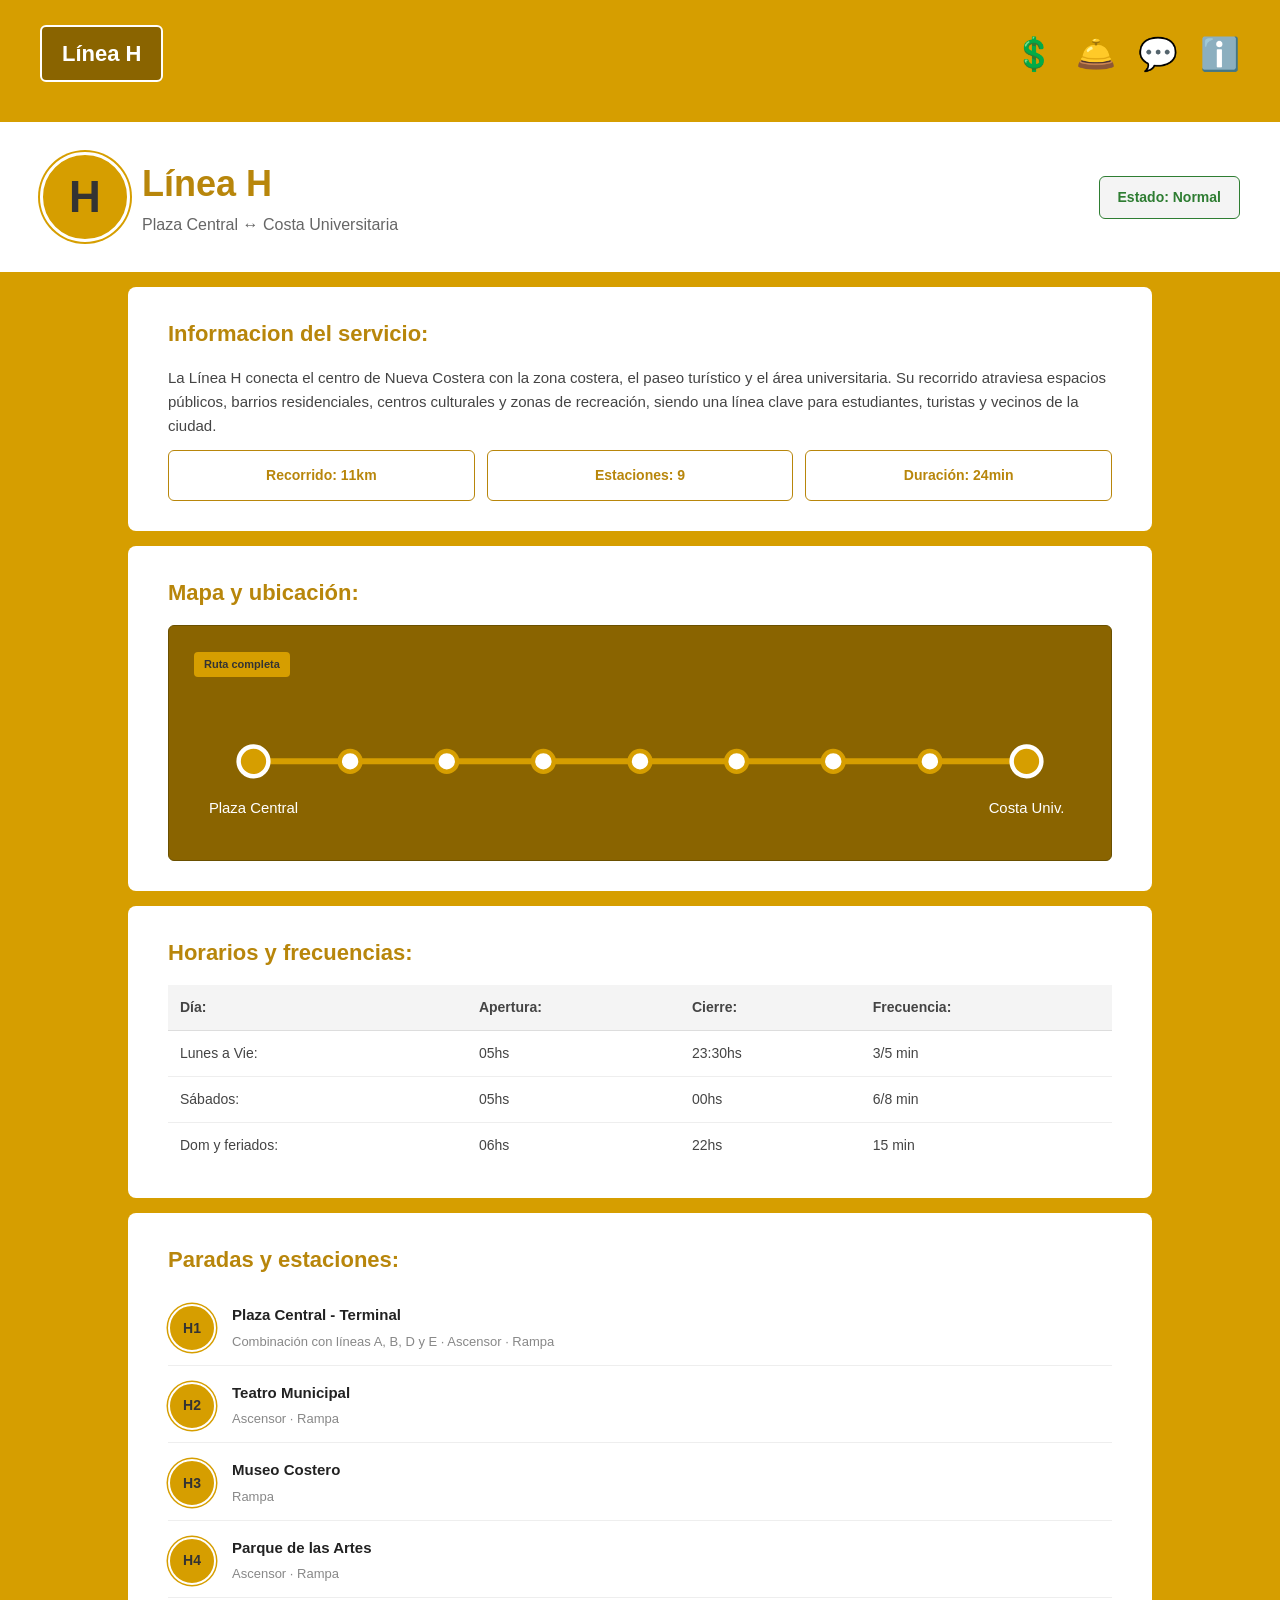
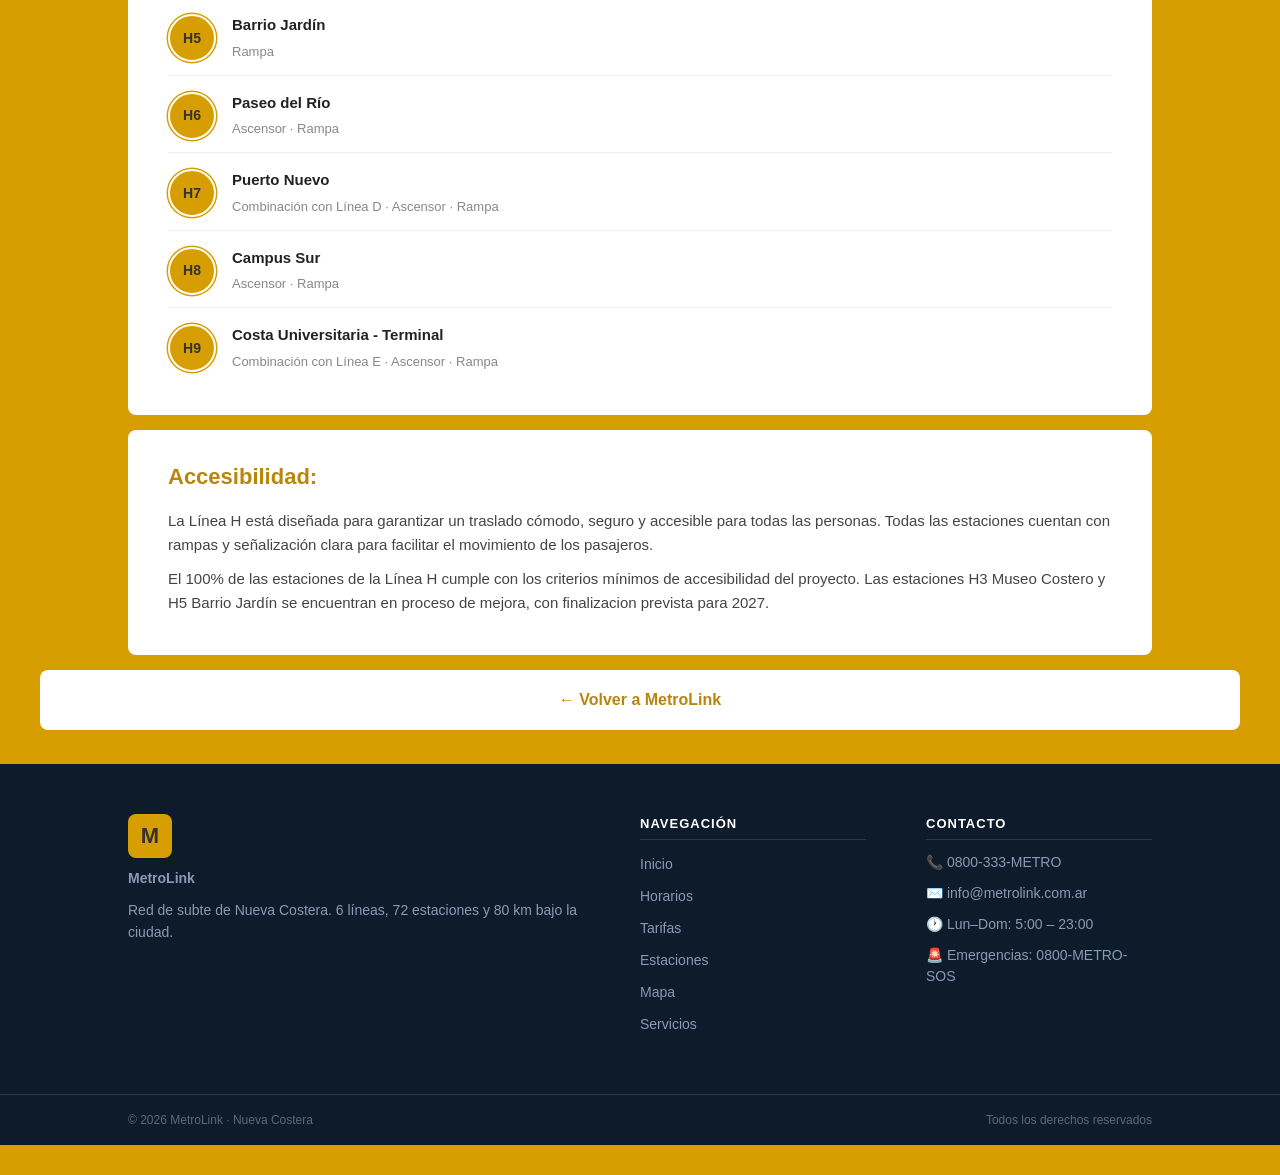
<file: lineas/linea h/Lineah.html>
<!DOCTYPE html>
<html lang="es">
<head>
  <meta charset="UTF-8">
  <meta name="viewport" content="width=device-width, initial-scale=1.0">
  <title>MetroLink - Línea H</title>
  <link rel="stylesheet" href="linea-h.css">
</head>
<body>

  <div class="contenedor">

    <div class="header">
      <div class="cartel-linea">
        <span class="cartel-texto">Línea H</span>
      </div>
      <div class="iconos">
        <a href="../tarifas.html" title="Tarifas">💲</a>
        <a href="../servicios.html" title="Servicios">🛎️</a>
        <a href="../contacto.html" title="Contacto">💬</a>
        <a href="../faq.html" title="Preguntas frecuentes">ℹ️</a>
      </div>
    </div>

    <div class="encabezado-linea">
      <div class="encabezado-izq">
        <div class="badge-grande">H</div>
        <div class="info-linea">
          <h1>Línea H</h1>
          <p>Plaza Central ↔ Costa Universitaria</p>
        </div>
      </div>
      <div class="estado">Estado: Normal</div>
    </div>

    <div class="seccion">
      <h2>Informacion del servicio:</h2>
      <p>
        La Línea H conecta el centro de Nueva Costera con la zona costera, el paseo
        turístico y el área universitaria. Su recorrido atraviesa espacios públicos,
        barrios residenciales, centros culturales y zonas de recreación, siendo una
        línea clave para estudiantes, turistas y vecinos de la ciudad.
      </p>

      <div class="stats">
        <div class="stat">Recorrido: 11km</div>
        <div class="stat">Estaciones: 9</div>
        <div class="stat">Duración: 24min</div>
      </div>
    </div>

    <div class="seccion">
      <h2>Mapa y ubicación:</h2>

      <div class="mapa">
        <div class="mapa-titulo">Ruta completa</div>
        <svg viewBox="0 0 600 100" xmlns="http://www.w3.org/2000/svg">
          <!-- Línea de la ruta -->
          <line x1="40" y1="50" x2="560" y2="50" stroke="#d69e00" stroke-width="4"/>

          <!-- 9 estaciones -->
          <circle cx="40"  cy="50" r="10" fill="#d69e00" stroke="white" stroke-width="3"/>
          <circle cx="105" cy="50" r="7"  fill="white" stroke="#d69e00" stroke-width="3"/>
          <circle cx="170" cy="50" r="7"  fill="white" stroke="#d69e00" stroke-width="3"/>
          <circle cx="235" cy="50" r="7"  fill="white" stroke="#d69e00" stroke-width="3"/>
          <circle cx="300" cy="50" r="7"  fill="white" stroke="#d69e00" stroke-width="3"/>
          <circle cx="365" cy="50" r="7"  fill="white" stroke="#d69e00" stroke-width="3"/>
          <circle cx="430" cy="50" r="7"  fill="white" stroke="#d69e00" stroke-width="3"/>
          <circle cx="495" cy="50" r="7"  fill="white" stroke="#d69e00" stroke-width="3"/>
          <circle cx="560" cy="50" r="10" fill="#d69e00" stroke="white" stroke-width="3"/>

          <text x="40"  y="85" text-anchor="middle" fill="white" font-size="10" font-family="Arial">Plaza Central</text>
          <text x="560" y="85" text-anchor="middle" fill="white" font-size="10" font-family="Arial">Costa Univ.</text>
        </svg>
      </div>
    </div>

    <div class="seccion">
      <h2>Horarios y frecuencias:</h2>
      <table class="tabla-horarios">
        <thead>
          <tr>
            <th>Día:</th>
            <th>Apertura:</th>
            <th>Cierre:</th>
            <th>Frecuencia:</th>
          </tr>
        </thead>
        <tbody>
          <tr>
            <td>Lunes a Vie:</td>
            <td>05hs</td>
            <td>23:30hs</td>
            <td>3/5 min</td>
          </tr>
          <tr>
            <td>Sábados:</td>
            <td>05hs</td>
            <td>00hs</td>
            <td>6/8 min</td>
          </tr>
          <tr>
            <td>Dom y feriados:</td>
            <td>06hs</td>
            <td>22hs</td>
            <td>15 min</td>
          </tr>
        </tbody>
      </table>
    </div>

    <div class="seccion">
      <h2>Paradas y estaciones:</h2>

      <div class="lista-estaciones">

        <div class="estacion">
          <div class="badge-estacion">H1</div>
          <div class="info-estacion">
            <strong>Plaza Central - Terminal</strong>
            <span>Combinación con líneas A, B, D y E · Ascensor · Rampa</span>
          </div>
        </div>

        <div class="estacion">
          <div class="badge-estacion">H2</div>
          <div class="info-estacion">
            <strong>Teatro Municipal</strong>
            <span>Ascensor · Rampa</span>
          </div>
        </div>

        <div class="estacion">
          <div class="badge-estacion">H3</div>
          <div class="info-estacion">
            <strong>Museo Costero</strong>
            <span>Rampa</span>
          </div>
        </div>

        <div class="estacion">
          <div class="badge-estacion">H4</div>
          <div class="info-estacion">
            <strong>Parque de las Artes</strong>
            <span>Ascensor · Rampa</span>
          </div>
        </div>

        <div class="estacion">
          <div class="badge-estacion">H5</div>
          <div class="info-estacion">
            <strong>Barrio Jardín</strong>
            <span>Rampa</span>
          </div>
        </div>

        <div class="estacion">
          <div class="badge-estacion">H6</div>
          <div class="info-estacion">
            <strong>Paseo del Río</strong>
            <span>Ascensor · Rampa</span>
          </div>
        </div>

        <div class="estacion">
          <div class="badge-estacion">H7</div>
          <div class="info-estacion">
            <strong>Puerto Nuevo</strong>
            <span>Combinación con Línea D · Ascensor · Rampa</span>
          </div>
        </div>

        <div class="estacion">
          <div class="badge-estacion">H8</div>
          <div class="info-estacion">
            <strong>Campus Sur</strong>
            <span>Ascensor · Rampa</span>
          </div>
        </div>

        <div class="estacion">
          <div class="badge-estacion">H9</div>
          <div class="info-estacion">
            <strong>Costa Universitaria - Terminal</strong>
            <span>Combinación con Línea E · Ascensor · Rampa</span>
          </div>
        </div>

      </div>
    </div>

    <div class="seccion">
      <h2>Accesibilidad:</h2>
      <p>
        La Línea H está diseñada para garantizar un traslado cómodo, seguro y accesible
        para todas las personas. Todas las estaciones cuentan con rampas y señalización
        clara para facilitar el movimiento de los pasajeros.
      </p>
      <p>
        El 100% de las estaciones de la Línea H cumple con los criterios mínimos de
        accesibilidad del proyecto. Las estaciones H3 Museo Costero y H5 Barrio Jardín
        se encuentran en proceso de mejora, con finalizacion prevista para 2027.
      </p>
    </div>

    <!-- Volver al sitio principal -->
    <a href="../../index.html" class="volver">← Volver a MetroLink</a>

    <div class="footer">
      <div class="footer-grid">
        <div class="footer-columna">
          <div class="footer-logo">M</div>
          <p class="footer-marca">MetroLink</p>
          <p class="footer-desc">Red de subte de Nueva Costera. 6 líneas, 72 estaciones y 80 km bajo la ciudad.</p>
        </div>
        <div class="footer-columna">
          <h4>Navegación</h4>
          <ul class="footer-links">
            <li><a href="../../index.html">Inicio</a></li>
            <li><a href="../../horarios.html">Horarios</a></li>
            <li><a href="../../tarifas.html">Tarifas</a></li>
            <li><a href="../../estaciones.html">Estaciones</a></li>
            <li><a href="../../mapa.html">Mapa</a></li>
            <li><a href="../../servicios.html">Servicios</a></li>
          </ul>
        </div>
        <div class="footer-columna">
          <h4>Contacto</h4>
          <p>📞 0800-333-METRO</p>
          <p>✉️ info@metrolink.com.ar</p>
          <p>🕐 Lun–Dom: 5:00 – 23:00</p>
          <p>🚨 Emergencias: 0800-METRO-SOS</p>
        </div>
      </div>
      <div class="footer-bottom">
        <span>© 2026 MetroLink · Nueva Costera</span>
        <span>Todos los derechos reservados</span>
      </div>
    </div>

  </div>

</body>
</html>
</file>
<file: css/styles.css>
/* MetroLink - Estilos generales */

* {
  margin: 0;
  padding: 0;
  box-sizing: border-box;
}

body {
  font-family: Arial, Helvetica, sans-serif;
  background-color: #1E5AA8;
  color: #222222;
  font-size: 16px;
  line-height: 1.5;
}

.contenedor {
  max-width: 480px;
  margin: 0 auto;
  background-color: #1E5AA8;
  min-height: 100vh;
  padding-bottom: 20px;
}

.header {
  background-color: #1E5AA8;
  padding: 20px 15px 10px 15px;
  color: white;
  display: flex;
  justify-content: space-between;
  align-items: center;
}

.logo {
  background-color: white;
  color: #1E5AA8;
  width: 40px;
  height: 40px;
  border-radius: 50%;
  display: flex;
  align-items: center;
  justify-content: center;
  font-weight: bold;
  font-size: 20px;
}

.iconos-header {
  display: flex;
  gap: 14px;
  color: white;
  font-size: 22px;
}

.iconos-header a {
  color: white;
  text-decoration: none;
  font-size: 22px;
}

.titulo-pagina {
  background-color: white;
  margin: 10px 15px;
  padding: 15px;
  border-radius: 8px;
  text-align: center;
}

.titulo-pagina h1 {
  color: #1E5AA8;
  font-size: 28px;
}

.titulo-pagina p {
  color: #666666;
  font-size: 14px;
  margin-top: 5px;
}


.hero-imagen {
  margin: 10px 15px;
  border-radius: 8px;
  overflow: hidden;
}

.hero-imagen img {
  width: 100%;
  display: block;
}
 .fila-desktop {
  width: 80%;
  margin: auto;
  }

.bloque {
  background-color: white;
  margin: 15px;
  padding: 20px;
  border-radius: 8px;
}

.bloque h2 {
  color: #1E5AA8;
  font-size: 18px;
  margin-bottom: 10px;
}

.bloque h3 {
  color: #1E5AA8;
  font-size: 16px;
  margin-bottom: 8px;
}

.bloque p {
  color: #444444;
  font-size: 14px;
  margin-bottom: 8px;
}

.bloque ul {
  padding-left: 20px;
  color: #444444;
  font-size: 14px;
}

.bloque ul li {
  margin-bottom: 4px;
}

.botones-rapidos {
  display: flex;
  gap: 10px;
  margin: 15px;
  flex-wrap: wrap;
  justify-content: center;
}

.boton-rapido {
  background-color: white;
  color: #1E5AA8;
  padding: 12px 20px;
  border-radius: 8px;
  text-decoration: none;
  font-weight: bold;
  text-align: center;
  flex: 1;
  min-width: 90px;
  border: none;
  cursor: pointer;
  font-size: 14px;
}

.boton-rapido:hover {
  background-color: #f0f0f0;
}

.boton-ancho {
  display: block;
  background-color: white;
  color: #1E5AA8;
  padding: 15px;
  margin: 15px;
  border-radius: 8px;
  text-decoration: none;
  font-weight: bold;
  text-align: center;
  font-size: 16px;
  border: none;
  cursor: pointer;
  width: calc(100% - 30px);
}

.boton-ancho:hover {
  background-color: #f0f0f0;
}

.lineas-transporte {
  margin: 20px 15px 10px 15px;
}

.lineas-transporte h3 {
  color: white;
  font-size: 16px;
  margin-bottom: 10px;
}

.fila-lineas {
  display: flex;
  gap: 8px;
  justify-content: center;
  flex-wrap: wrap;
}

.badge-linea {
  width: 40px;
  height: 40px;
  border-radius: 8px;
  color: white;
  display: flex;
  align-items: center;
  justify-content: center;
  font-weight: bold;
  font-size: 18px;
  text-decoration: none;
}

.linea-a { background-color: #3B8BEB; }
.linea-b { background-color: #D32F2F; }
.linea-c { background-color: #2E7D32; }
.linea-d { background-color: #F9A825; }
.linea-e { background-color: #6A1B9A; }
.linea-h { background-color: #F57C00; }

/* Footer */
.footer {
  background-color: #0d1b2a;
  color: #cdd5e0;
  margin-top: 30px;
  padding: 0;
  border-top: 4px solid #1E5AA8;
}

.footer-grid {
  display: grid;
  grid-template-columns: 1fr;
  gap: 24px;
  padding: 32px 20px;
}

.footer-columna h4 {
  color: white;
  font-size: 13px;
  text-transform: uppercase;
  letter-spacing: 1px;
  margin: 0 0 12px 0;
  padding-bottom: 6px;
  border-bottom: 1px solid #1e3a5f;
}

.footer-logo {
  width: 44px;
  height: 44px;
  background-color: #1E5AA8;
  color: white;
  font-size: 22px;
  font-weight: bold;
  border-radius: 8px;
  display: flex;
  align-items: center;
  justify-content: center;
  margin-bottom: 10px;
}

.footer-marca {
  font-size: 18px;
  font-weight: bold;
  color: white;
  margin: 0 0 8px 0;
}

.footer-desc {
  font-size: 13px;
  line-height: 1.6;
  color: #8a9ab5;
  margin: 0;
}

.footer-links {
  list-style: none;
  padding: 0;
  margin: 0;
}

.footer-links li {
  margin-bottom: 8px;
}

.footer-links a {
  color: #8a9ab5;
  text-decoration: none;
  font-size: 14px;
}

.footer-links a:hover {
  color: white;
}

.footer-columna p {
  font-size: 14px;
  margin: 0 0 10px 0;
  color: #8a9ab5;
}

.footer-bottom {
  border-top: 1px solid #1e3a5f;
  padding: 14px 20px;
  display: flex;
  flex-direction: column;
  align-items: center;
  gap: 4px;
  font-size: 12px;
  color: #5a6a7e;
  text-align: center;
}

/* Formularios */
.formulario {
  display: flex;
  flex-direction: column;
  gap: 12px;
}

.formulario label {
  font-size: 14px;
  color: #444444;
}

.formulario input,
.formulario textarea,
.formulario select {
  width: 100%;
  padding: 10px;
  border: 1px solid #cccccc;
  border-radius: 6px;
  font-size: 14px;
  font-family: Arial, Helvetica, sans-serif;
}

.formulario textarea {
  resize: vertical;
  min-height: 100px;
}

.boton-enviar {
  background-color: #1E5AA8;
  color: white;
  border: none;
  padding: 12px;
  border-radius: 6px;
  font-size: 14px;
  font-weight: bold;
  cursor: pointer;
  margin-top: 10px;
}

.boton-enviar:hover {
  background-color: #154480;
}

/* Tarjetas de contacto */
.tarjetas-contacto {
  display: grid;
  grid-template-columns: 1fr 1fr;
  gap: 10px;
}

.tarjeta {
  background-color: #f4f4f4;
  padding: 12px;
  border-radius: 6px;
  text-align: center;
  font-size: 12px;
  color: #444444;
}

.tarjeta-icono {
  font-size: 24px;
  margin-bottom: 5px;
}

/* Tablas */
.tabla-simple {
  width: 100%;
  border-collapse: collapse;
  font-size: 13px;
  margin-top: 10px;
}

.tabla-simple th,
.tabla-simple td {
  text-align: left;
  padding: 8px;
  border-bottom: 1px solid #eeeeee;
}

.tabla-simple th {
  background-color: #f4f4f4;
  color: #444444;
  font-weight: bold;
}

/* Lista de estaciones */
.estacion-item {
  display: flex;
  align-items: center;
  padding: 10px 0;
  border-bottom: 1px solid #eeeeee;
}

.estacion-item:last-child {
  border-bottom: none;
}

.badge-pequeno {
  width: 30px;
  height: 30px;
  border-radius: 50%;
  color: white;
  display: flex;
  align-items: center;
  justify-content: center;
  font-weight: bold;
  font-size: 13px;
  margin-right: 10px;
  flex-shrink: 0;
}

.estacion-info {
  flex: 1;
}

.estacion-info strong {
  display: block;
  font-size: 14px;
}

.estacion-info span {
  font-size: 12px;
  color: #888888;
}

.estacion-hora {
  font-size: 12px;
  color: #666666;
}

/* Resultado de consulta de viajes */
.resultado {
  background-color: #f4f4f4;
  padding: 15px;
  border-radius: 6px;
  margin-top: 15px;
}

.resultado h3 {
  color: #1E5AA8;
  margin-bottom: 10px;
}

.resultado-dato {
  display: flex;
  justify-content: space-between;
  padding: 6px 0;
  border-bottom: 1px solid #dddddd;
  font-size: 14px;
}

.resultado-dato:last-child {
  border-bottom: none;
}

.resultado-dato strong {
  color: #444444;
}

.oculto {
  display: none;
}

/* FAQ */
.pregunta {
  background-color: #f4f4f4;
  margin-bottom: 8px;
  border-radius: 6px;
  overflow: hidden;
}

.pregunta-titulo {
  padding: 12px;
  cursor: pointer;
  font-weight: bold;
  color: #1E5AA8;
  font-size: 14px;
  display: flex;
  justify-content: space-between;
  align-items: center;
}

.pregunta-respuesta {
  padding: 0 12px 12px 12px;
  font-size: 13px;
  color: #444444;
  display: none;
}

.pregunta.abierta .pregunta-respuesta {
  display: block;
}

/* Mapa del centro */
.mapa-terminal {
  background-color: #f4f4f4;
  padding: 15px;
  border-radius: 6px;
}

.zona-mapa {
  background-color: white;
  padding: 10px;
  margin-bottom: 8px;
  border-radius: 6px;
  border-left: 4px solid #1E5AA8;
  font-size: 13px;
}

.zona-mapa strong {
  color: #1E5AA8;
  display: block;
  margin-bottom: 4px;
}

/* Servicios */
.servicio-item {
  display: flex;
  align-items: center;
  padding: 10px 0;
  border-bottom: 1px solid #eeeeee;
}

.servicio-item:last-child {
  border-bottom: none;
}

.servicio-icono {
  font-size: 24px;
  margin-right: 12px;
  width: 35px;
  text-align: center;
}

.servicio-info {
  flex: 1;
}

.servicio-info strong {
  display: block;
  font-size: 14px;
  color: #1E5AA8;
}

.servicio-info span {
  font-size: 12px;
  color: #666666;
}

/* Info y estado (tipo card con icono) */
.card-info {
  background-color: #f4f4f4;
  padding: 12px;
  border-radius: 6px;
  margin-bottom: 10px;
  text-align: center;
}

.card-info .icono {
  font-size: 24px;
  margin-bottom: 6px;
}

.card-info h4 {
  color: #1E5AA8;
  font-size: 14px;
  margin-bottom: 4px;
}

.card-info p {
  color: #666666;
  font-size: 12px;
}

/* Tarifas */
.tabla-tarifa {
  background-color: white;
  padding: 12px;
  border-radius: 6px;
  margin-bottom: 12px;
}

.tabla-tarifa h3 {
  color: #1E5AA8;
  margin-bottom: 8px;
  font-size: 16px;
}

.fila-tarifa {
  display: flex;
  justify-content: space-between;
  padding: 6px 0;
  border-bottom: 1px solid #eeeeee;
  font-size: 13px;
}

.fila-tarifa:last-child {
  border-bottom: none;
}

.precio {
  font-weight: bold;
  color: #1E5AA8;
}

.descuento {
  color: #2E7D32;
  font-size: 11px;
  margin-left: 4px;
}

/* Beneficio frecuente */
.beneficio {
  display: flex;
  align-items: center;
  padding: 10px 0;
  border-bottom: 1px solid #eeeeee;
}

.beneficio:last-child {
  border-bottom: none;
}

.beneficio-porcentaje {
  background-color: #1E5AA8;
  color: white;
  width: 50px;
  height: 50px;
  border-radius: 50%;
  display: flex;
  align-items: center;
  justify-content: center;
  font-weight: bold;
  margin-right: 12px;
  flex-shrink: 0;
  font-size: 14px;
}

.beneficio-texto {
  font-size: 13px;
  color: #444444;
}

/* Navegación inferior simple */
.nav-inferior {
  display: flex;
  justify-content: space-around;
  background-color: white;
  margin: 15px;
  padding: 10px;
  border-radius: 8px;
  flex-wrap: wrap;
  gap: 8px;
}

.nav-inferior a {
  color: #1E5AA8;
  text-decoration: none;
  font-size: 12px;
  text-align: center;
  font-weight: bold;
  padding: 5px;
}

.nav-inferior a:hover {
  text-decoration: underline;
}

/* =================== RESPONSIVE =================== */

/* Tablets */
@media (min-width: 768px) {
  .contenedor {
    max-width: 720px;
  }

  .titulo-pagina h1 {
    font-size: 32px;
  }

  .tarjetas-contacto {
    grid-template-columns: 1fr 1fr 1fr 1fr;
  }

  .botones-rapidos {
    flex-wrap: nowrap;
  }

  /* Bloques más amplios */
  .bloque {
    padding: 25px;
  }

  /* Badges de línea más grandes */
  .badge-linea {
    width: 50px;
    height: 50px;
    font-size: 22px;
  }

  /* Header más ancho */
  .header {
    padding: 25px 25px 15px 25px;
  }

  .logo {
    width: 50px;
    height: 50px;
    font-size: 22px;
  }

  .iconos-header {
    gap: 18px;
    font-size: 24px;
  }

  .iconos-header a {
    font-size: 24px;
  }
}

/* Desktop */
@media (min-width: 1024px) {

  /* Fondo azul ocupando todo */
  body {
    background-color: #1E5AA8;
  }

  /* Contenedor ocupa el 100% del ancho */
  .contenedor {
    max-width: 100%;
    margin: 0;
    border-radius: 0;
    min-height: 100vh;
    padding: 0 0 30px 0;
  }

  /* Header con íconos más grandes */
  .header {
    padding: 25px 40px;
  }

  .logo {
    width: 60px;
    height: 60px;
    font-size: 28px;
  }

  .iconos-header {
    gap: 22px;
    font-size: 32px;
  }

  .iconos-header a {
    font-size: 32px;
  }

  /* Elementos internos sin margen lateral - aprovechan todo el ancho */
  .titulo-pagina {
    margin: 15px 0;
    border-radius: 0;
    padding: 30px;
  }

  .titulo-pagina h1 {
    font-size: 48px;
  }

  .hero-imagen {
    margin: 0;
    border-radius: 0;
  }

  .bloque {
    padding: 30px 40px;
  }

  .contenedor > .bloque {
    width: 80%;
    margin: 15px auto;
    border-radius: 8px;
  }

  .bloque h2 {
    font-size: 22px;
  }

  /* Filas de bloques (2 columnas) en desktop */
  .fila-desktop {
    display: flex;
    gap: 2px;
    width: 80%;
    margin: auto;
  }

  .fila-desktop .bloque {
    flex: 1;
    margin: 15px 0;
  }

  /* Formulario centrado dentro del bloque */
  .bloque .formulario {
    max-width: 600px;
    margin: 0 auto;
  }

  /* Botones rápidos full width */
  .botones-rapidos {
    margin: 15px 40px;
    gap: 15px;
  }

  .boton-rapido {
    padding: 18px 30px;
    font-size: 16px;
  }

  /* Botón ancho full width */
  .boton-ancho {
    margin: 15px 40px;
    max-width: none;
    width: auto;
    padding: 20px;
    font-size: 18px;
  }

  /* Hero imagen */
  .hero-imagen img {
    width: 100%;
    height: auto;
  }

  /* Tarjetas de contacto más amplias */
  .tarjeta {
    padding: 20px;
    font-size: 14px;
  }

  .tarjeta-icono {
    font-size: 36px;
  }

  /* Líneas de transporte */
  .lineas-transporte {
    margin: 30px 40px;
  }

  .lineas-transporte h3 {
    font-size: 18px;
  }

  .badge-linea {
    width: 70px;
    height: 70px;
    font-size: 30px;
    border-radius: 12px;
  }

  /* Footer */
  .footer {
    padding: 0;
  }

  .footer-grid {
    grid-template-columns: 2fr 1fr 1fr;
    padding: 50px 10%;
    gap: 60px;
  }

  .footer-bottom {
    flex-direction: row;
    justify-content: space-between;
    padding: 16px 10%;
  }
}
</file>
<file: lineas/linea a/linea-a.css>
/* MetroLink - Página Línea A */

* {
  margin: 0;
  padding: 0;
  box-sizing: border-box;
}

body {
  font-family: Arial, Helvetica, sans-serif;
  background-color: #1E5AA8;
  color: #222222;
  font-size: 16px;
  line-height: 1.5;
}

.contenedor {
  max-width: 480px;
  margin: 0 auto;
  background-color: #1E5AA8;
  min-height: 100vh;
  padding-bottom: 20px;
}

.header {
  background-color: #1E5AA8;
  padding: 20px 15px;
  display: flex;
  justify-content: space-between;
  align-items: center;
}

.cartel-linea {
  background-color: #143d72;
  border: 2px solid white;
  padding: 6px 14px;
  border-radius: 6px;
}

.cartel-texto {
  color: white;
  font-weight: bold;
  font-size: 16px;
}

.iconos {
  display: flex;
  gap: 14px;
  font-size: 22px;
}

.iconos a {
  color: white;
  text-decoration: none;
  font-size: 22px;
}

.encabezado-linea {
  background-color: white;
  margin: 10px 15px;
  padding: 18px;
  border-radius: 8px;
  display: flex;
  align-items: center;
  justify-content: space-between;
  flex-wrap: wrap;
  gap: 10px;
}

.encabezado-izq {
  display: flex;
  align-items: center;
  gap: 12px;
}

.badge-grande {
  background-color: #3B8BEB;
  color: white;
  width: 55px;
  height: 55px;
  border-radius: 50%;
  display: flex;
  align-items: center;
  justify-content: center;
  font-weight: bold;
  font-size: 28px;
  border: 3px solid white;
  box-shadow: 0 0 0 2px #3B8BEB;
}

.info-linea h1 {
  color: #1E5AA8;
  font-size: 22px;
  margin-bottom: 2px;
}

.info-linea p {
  color: #666666;
  font-size: 12px;
}

.estado {
  background-color: #f4f4f4;
  color: #2E7D32;
  padding: 6px 12px;
  border: 1px solid #2E7D32;
  border-radius: 6px;
  font-size: 12px;
  font-weight: bold;
}

.seccion {
  background-color: white;
  margin: 15px;
  padding: 20px;
  border-radius: 8px;
}

.seccion h2 {
  color: #1E5AA8;
  font-size: 16px;
  margin-bottom: 12px;
}

.seccion p {
  color: #444444;
  font-size: 13px;
  margin-bottom: 10px;
  line-height: 1.6;
}

.stats {
  display: flex;
  gap: 8px;
  margin-top: 12px;
  flex-wrap: wrap;
}

.stat {
  border: 1.5px solid #1E5AA8;
  color: #1E5AA8;
  padding: 8px 12px;
  border-radius: 6px;
  font-size: 12px;
  font-weight: bold;
  flex: 1;
  text-align: center;
  min-width: 90px;
}

.mapa {
  background-color: #143d72;
  padding: 15px;
  border-radius: 6px;
  border: 1px solid #0d3878;
}

.mapa-titulo {
  background-color: #3B8BEB;
  color: white;
  padding: 4px 10px;
  border-radius: 4px;
  font-size: 11px;
  font-weight: bold;
  display: inline-block;
  margin-bottom: 10px;
}

.mapa svg {
  width: 100%;
  height: auto;
  display: block;
}

.tabla-horarios {
  width: 100%;
  border-collapse: collapse;
  font-size: 12px;
}

.tabla-horarios th {
  text-align: left;
  padding: 8px;
  background-color: #f4f4f4;
  color: #444444;
  font-weight: bold;
  border-bottom: 1px solid #dddddd;
}

.tabla-horarios td {
  padding: 10px 8px;
  border-bottom: 1px solid #eeeeee;
  color: #444444;
}

.tabla-horarios tr:last-child td {
  border-bottom: none;
}

.lista-estaciones {
  display: flex;
  flex-direction: column;
  gap: 4px;
}

.estacion {
  display: flex;
  align-items: center;
  padding: 8px 0;
  border-bottom: 1px solid #eeeeee;
}

.estacion:last-child {
  border-bottom: none;
}

.badge-estacion {
  background-color: #3B8BEB;
  color: white;
  width: 36px;
  height: 36px;
  border-radius: 50%;
  display: flex;
  align-items: center;
  justify-content: center;
  font-weight: bold;
  font-size: 11px;
  margin-right: 12px;
  flex-shrink: 0;
  border: 2px solid white;
  box-shadow: 0 0 0 1.5px #3B8BEB;
}

.info-estacion {
  flex: 1;
}

.info-estacion strong {
  display: block;
  font-size: 13px;
  color: #222222;
  margin-bottom: 2px;
}

.info-estacion span {
  font-size: 11px;
  color: #888888;
}

.volver {
  display: block;
  text-align: center;
  background-color: white;
  color: #1E5AA8;
  text-decoration: none;
  font-weight: bold;
  margin: 15px;
  padding: 14px;
  border-radius: 8px;
  font-size: 14px;
}

.volver:hover {
  background-color: #f0f0f0;
}

.footer {
  background-color: #0d1b2a;
  color: #cdd5e0;
  margin-top: 30px;
  padding: 0;
  border-top: 4px solid #1E5AA8;
}

.footer-grid {
  display: grid;
  grid-template-columns: 1fr;
  gap: 24px;
  padding: 32px 20px;
}

.footer-columna h4 {
  color: white;
  font-size: 13px;
  text-transform: uppercase;
  letter-spacing: 1px;
  margin: 0 0 12px 0;
  padding-bottom: 6px;
  border-bottom: 1px solid #1e3a5f;
}

.footer-logo {
  width: 44px;
  height: 44px;
  background-color: #1E5AA8;
  color: white;
  font-size: 22px;
  font-weight: bold;
  border-radius: 8px;
  display: flex;
  align-items: center;
  justify-content: center;
  margin-bottom: 10px;
}

.footer-marca {
  font-size: 18px;
  font-weight: bold;
  color: white;
  margin: 0 0 8px 0;
}

.footer-desc {
  font-size: 13px;
  line-height: 1.6;
  color: #8a9ab5;
  margin: 0;
}

.footer-links {
  list-style: none;
  padding: 0;
  margin: 0;
}

.footer-links li {
  margin-bottom: 8px;
}

.footer-links a {
  color: #8a9ab5;
  text-decoration: none;
  font-size: 14px;
}

.footer-links a:hover {
  color: white;
}

.footer-columna p {
  font-size: 14px;
  margin: 0 0 10px 0;
  color: #8a9ab5;
}

.footer-bottom {
  border-top: 1px solid #1e3a5f;
  padding: 14px 20px;
  display: flex;
  flex-direction: column;
  align-items: center;
  gap: 4px;
  font-size: 12px;
  color: #5a6a7e;
  text-align: center;
}

/* =================== RESPONSIVE =================== */

@media (min-width: 768px) {
  .contenedor {
    max-width: 720px;
  }

  .info-linea h1 {
    font-size: 28px;
  }

  .info-linea p {
    font-size: 14px;
  }

  .badge-grande {
    width: 70px;
    height: 70px;
    font-size: 34px;
  }

  .seccion h2 {
    font-size: 18px;
  }

  .seccion p {
    font-size: 14px;
  }

  .iconos {
    gap: 18px;
    font-size: 26px;
  }

  .iconos a {
    font-size: 26px;
  }

  .cartel-texto {
    font-size: 18px;
  }

  .badge-estacion {
    width: 42px;
    height: 42px;
    font-size: 13px;
  }

  .info-estacion strong {
    font-size: 14px;
  }

  .info-estacion span {
    font-size: 12px;
  }

  .stat {
    font-size: 13px;
    padding: 10px 14px;
  }

  .estado {
    font-size: 13px;
  }
}

@media (min-width: 1024px) {

  .contenedor {
    max-width: 100%;
    padding: 0 0 30px 0;
  }

  .header {
    padding: 25px 40px;
  }

  .cartel-linea {
    padding: 10px 20px;
  }

  .cartel-texto {
    font-size: 22px;
  }

  .iconos {
    gap: 22px;
    font-size: 32px;
  }

  .iconos a {
    font-size: 32px;
  }

  .encabezado-linea {
    margin: 15px 0;
    border-radius: 0;
    padding: 30px 40px;
  }

  .info-linea h1 {
    font-size: 36px;
  }

  .info-linea p {
    font-size: 16px;
  }

  .badge-grande {
    width: 90px;
    height: 90px;
    font-size: 44px;
  }

  .estado {
    font-size: 14px;
    padding: 10px 18px;
  }

  .seccion {
    width: 80%;
    margin: 15px auto;
    border-radius: 8px;
    padding: 30px 40px;
  }

  .seccion h2 {
    font-size: 22px;
    margin-bottom: 16px;
  }

  .seccion p {
    font-size: 15px;
  }

  .stats {
    gap: 12px;
  }

  .stat {
    font-size: 14px;
    padding: 14px 20px;
  }

  .mapa {
    padding: 25px;
  }

  .tabla-horarios {
    font-size: 14px;
  }

  .tabla-horarios th,
  .tabla-horarios td {
    padding: 12px;
  }

  .badge-estacion {
    width: 48px;
    height: 48px;
    font-size: 14px;
    margin-right: 16px;
  }

  .info-estacion strong {
    font-size: 15px;
  }

  .info-estacion span {
    font-size: 13px;
  }

  .estacion {
    padding: 12px 0;
  }

  .volver {
    margin: 15px 40px;
    padding: 18px;
    font-size: 16px;
  }

  .footer {
    padding: 0;
  }

  .footer-grid {
    grid-template-columns: 2fr 1fr 1fr;
    padding: 50px 10%;
    gap: 60px;
  }

  .footer-bottom {
    flex-direction: row;
    justify-content: space-between;
    padding: 16px 10%;
  }
}
</file>
<file: lineas/linea b/linea-b.css>
/* MetroLink - Página Línea B */

* {
  margin: 0;
  padding: 0;
  box-sizing: border-box;
}

body {
  font-family: Arial, Helvetica, sans-serif;
  background-color: #BD3E31;
  color: #222222;
  font-size: 16px;
  line-height: 1.5;
}

.contenedor {
  max-width: 480px;
  margin: 0 auto;
  background-color: #BD3E31;
  min-height: 100vh;
  padding-bottom: 20px;
}

.header {
  background-color: #BD3E31;
  padding: 20px 15px;
  display: flex;
  justify-content: space-between;
  align-items: center;
}

.cartel-linea {
  background-color: #8F2B23;
  border: 2px solid white;
  padding: 6px 14px;
  border-radius: 6px;
}

.cartel-texto {
  color: white;
  font-weight: bold;
  font-size: 16px;
}

.iconos {
  display: flex;
  gap: 14px;
  font-size: 22px;
}

.iconos a {
  color: white;
  text-decoration: none;
  font-size: 22px;
}

.encabezado-linea {
  background-color: white;
  margin: 10px 15px;
  padding: 18px;
  border-radius: 8px;
  display: flex;
  align-items: center;
  justify-content: space-between;
  flex-wrap: wrap;
  gap: 10px;
}

.encabezado-izq {
  display: flex;
  align-items: center;
  gap: 12px;
}

.badge-grande {
  background-color: #C34234;
  color: white;
  width: 55px;
  height: 55px;
  border-radius: 50%;
  display: flex;
  align-items: center;
  justify-content: center;
  font-weight: bold;
  font-size: 28px;
  border: 3px solid white;
  box-shadow: 0 0 0 2px #C34234;
}

.info-linea h1 {
  color: #BD3E31;
  font-size: 22px;
  margin-bottom: 2px;
}

.info-linea p {
  color: #666666;
  font-size: 12px;
}

.estado {
  background-color: #f4f4f4;
  color: #2E7D32;
  padding: 6px 12px;
  border: 1px solid #2E7D32;
  border-radius: 6px;
  font-size: 12px;
  font-weight: bold;
}

.seccion {
  background-color: white;
  margin: 15px;
  padding: 20px;
  border-radius: 8px;
}

.seccion h2 {
  color: #BD3E31;
  font-size: 16px;
  margin-bottom: 12px;
}

.seccion p {
  color: #444444;
  font-size: 13px;
  margin-bottom: 10px;
  line-height: 1.6;
}

.stats {
  display: flex;
  gap: 8px;
  margin-top: 12px;
  flex-wrap: wrap;
}

.stat {
  border: 1.5px solid #BD3E31;
  color: #BD3E31;
  padding: 8px 12px;
  border-radius: 6px;
  font-size: 12px;
  font-weight: bold;
  flex: 1;
  text-align: center;
  min-width: 90px;
}

.mapa {
  background-color: #8F2B23;
  padding: 15px;
  border-radius: 6px;
  border: 1px solid #7F241D;
}

.mapa-titulo {
  background-color: #C34234;
  color: white;
  padding: 4px 10px;
  border-radius: 4px;
  font-size: 11px;
  font-weight: bold;
  display: inline-block;
  margin-bottom: 10px;
}

.mapa svg {
  width: 100%;
  height: auto;
  display: block;
}

.tabla-horarios {
  width: 100%;
  border-collapse: collapse;
  font-size: 12px;
}

.tabla-horarios th {
  text-align: left;
  padding: 8px;
  background-color: #f4f4f4;
  color: #444444;
  font-weight: bold;
  border-bottom: 1px solid #dddddd;
}

.tabla-horarios td {
  padding: 10px 8px;
  border-bottom: 1px solid #eeeeee;
  color: #444444;
}

.tabla-horarios tr:last-child td {
  border-bottom: none;
}

.lista-estaciones {
  display: flex;
  flex-direction: column;
  gap: 4px;
}

.estacion {
  display: flex;
  align-items: center;
  padding: 8px 0;
  border-bottom: 1px solid #eeeeee;
}

.estacion:last-child {
  border-bottom: none;
}

.badge-estacion {
  background-color: #C34234;
  color: white;
  width: 36px;
  height: 36px;
  border-radius: 50%;
  display: flex;
  align-items: center;
  justify-content: center;
  font-weight: bold;
  font-size: 11px;
  margin-right: 12px;
  flex-shrink: 0;
  border: 2px solid white;
  box-shadow: 0 0 0 1.5px #C34234;
}

.info-estacion {
  flex: 1;
}

.info-estacion strong {
  display: block;
  font-size: 13px;
  color: #222222;
  margin-bottom: 2px;
}

.info-estacion span {
  font-size: 11px;
  color: #888888;
}

.volver {
  display: block;
  text-align: center;
  background-color: white;
  color: #BD3E31;
  text-decoration: none;
  font-weight: bold;
  margin: 15px;
  padding: 14px;
  border-radius: 8px;
  font-size: 14px;
}

.volver:hover {
  background-color: #f0f0f0;
}

.footer {
  background-color: #0d1b2a;
  color: #cdd5e0;
  margin-top: 30px;
  padding: 0;
  border-top: 4px solid #BD3E31;
}

.footer-grid {
  display: grid;
  grid-template-columns: 1fr;
  gap: 24px;
  padding: 32px 20px;
}

.footer-columna h4 {
  color: white;
  font-size: 13px;
  text-transform: uppercase;
  letter-spacing: 1px;
  margin: 0 0 12px 0;
  padding-bottom: 6px;
  border-bottom: 1px solid #1e3a5f;
}

.footer-logo {
  width: 44px;
  height: 44px;
  background-color: #BD3E31;
  color: white;
  font-size: 22px;
  font-weight: bold;
  border-radius: 8px;
  display: flex;
  align-items: center;
  justify-content: center;
  margin-bottom: 10px;
}

.footer-marca {
  font-size: 18px;
  font-weight: bold;
  color: white;
  margin: 0 0 8px 0;
}

.footer-desc {
  font-size: 13px;
  line-height: 1.6;
  color: #8a9ab5;
  margin: 0;
}

.footer-links {
  list-style: none;
  padding: 0;
  margin: 0;
}

.footer-links li {
  margin-bottom: 8px;
}

.footer-links a {
  color: #8a9ab5;
  text-decoration: none;
  font-size: 14px;
}

.footer-links a:hover {
  color: white;
}

.footer-columna p {
  font-size: 14px;
  margin: 0 0 10px 0;
  color: #8a9ab5;
}

.footer-bottom {
  border-top: 1px solid #1e3a5f;
  padding: 14px 20px;
  display: flex;
  flex-direction: column;
  align-items: center;
  gap: 4px;
  font-size: 12px;
  color: #5a6a7e;
  text-align: center;
}

/* =================== RESPONSIVE =================== */

@media (min-width: 768px) {
  .contenedor {
    max-width: 720px;
  }

  .info-linea h1 {
    font-size: 28px;
  }

  .info-linea p {
    font-size: 14px;
  }

  .badge-grande {
    width: 70px;
    height: 70px;
    font-size: 34px;
  }

  .seccion h2 {
    font-size: 18px;
  }

  .seccion p {
    font-size: 14px;
  }

  .iconos {
    gap: 18px;
    font-size: 26px;
  }

  .iconos a {
    font-size: 26px;
  }

  .cartel-texto {
    font-size: 18px;
  }

  .badge-estacion {
    width: 42px;
    height: 42px;
    font-size: 13px;
  }

  .info-estacion strong {
    font-size: 14px;
  }

  .info-estacion span {
    font-size: 12px;
  }

  .stat {
    font-size: 13px;
    padding: 10px 14px;
  }

  .estado {
    font-size: 13px;
  }
}

@media (min-width: 1024px) {

  .contenedor {
    max-width: 100%;
    padding: 0 0 30px 0;
  }

  .header {
    padding: 25px 40px;
  }

  .cartel-linea {
    padding: 10px 20px;
  }

  .cartel-texto {
    font-size: 22px;
  }

  .iconos {
    gap: 22px;
    font-size: 32px;
  }

  .iconos a {
    font-size: 32px;
  }

  .encabezado-linea {
    margin: 15px 0;
    border-radius: 0;
    padding: 30px 40px;
  }

  .info-linea h1 {
    font-size: 36px;
  }

  .info-linea p {
    font-size: 16px;
  }

  .badge-grande {
    width: 90px;
    height: 90px;
    font-size: 44px;
  }

  .estado {
    font-size: 14px;
    padding: 10px 18px;
  }

  .seccion {
    width: 80%;
    margin: 15px auto;
    border-radius: 8px;
    padding: 30px 40px;
  }

  .seccion h2 {
    font-size: 22px;
    margin-bottom: 16px;
  }

  .seccion p {
    font-size: 15px;
  }

  .stats {
    gap: 12px;
  }

  .stat {
    font-size: 14px;
    padding: 14px 20px;
  }

  .mapa {
    padding: 25px;
  }

  .tabla-horarios {
    font-size: 14px;
  }

  .tabla-horarios th,
  .tabla-horarios td {
    padding: 12px;
  }

  .badge-estacion {
    width: 48px;
    height: 48px;
    font-size: 14px;
    margin-right: 16px;
  }

  .info-estacion strong {
    font-size: 15px;
  }

  .info-estacion span {
    font-size: 13px;
  }

  .estacion {
    padding: 12px 0;
  }

  .volver {
    margin: 15px 40px;
    padding: 18px;
    font-size: 16px;
  }

  .footer {
    padding: 0;
  }

  .footer-grid {
    grid-template-columns: 2fr 1fr 1fr;
    padding: 50px 10%;
    gap: 60px;
  }

  .footer-bottom {
    flex-direction: row;
    justify-content: space-between;
    padding: 16px 10%;
  }
}
</file>
<file: lineas/linea c/linea-c.css>
/* MetroLink - Página Línea C */

* {
  margin: 0;
  padding: 0;
  box-sizing: border-box;
}

body {
  font-family: Arial, Helvetica, sans-serif;
  background-color: #2E7D32;
  color: #222222;
  font-size: 16px;
  line-height: 1.5;
}

.contenedor {
  max-width: 480px;
  margin: 0 auto;
  background-color: #2E7D32;
  min-height: 100vh;
  padding-bottom: 20px;
}

.header {
  background-color: #2E7D32;
  padding: 20px 15px;
  display: flex;
  justify-content: space-between;
  align-items: center;
}

.cartel-linea {
  background-color: #1B5E20;
  border: 2px solid white;
  padding: 6px 14px;
  border-radius: 6px;
}

.cartel-texto {
  color: white;
  font-weight: bold;
  font-size: 16px;
}

.iconos {
  display: flex;
  gap: 14px;
  font-size: 22px;
}

.iconos a {
  color: white;
  text-decoration: none;
  font-size: 22px;
}

.encabezado-linea {
  background-color: white;
  margin: 10px 15px;
  padding: 18px;
  border-radius: 8px;
  display: flex;
  align-items: center;
  justify-content: space-between;
  flex-wrap: wrap;
  gap: 10px;
}

.encabezado-izq {
  display: flex;
  align-items: center;
  gap: 12px;
}

.badge-grande {
  background-color: #2E7D32;
  color: white;
  width: 55px;
  height: 55px;
  border-radius: 50%;
  display: flex;
  align-items: center;
  justify-content: center;
  font-weight: bold;
  font-size: 28px;
  border: 3px solid white;
  box-shadow: 0 0 0 2px #2E7D32;
}

.info-linea h1 {
  color: #2E7D32;
  font-size: 22px;
  margin-bottom: 2px;
}

.info-linea p {
  color: #666666;
  font-size: 12px;
}

.estado {
  background-color: #f4f4f4;
  color: #2E7D32;
  padding: 6px 12px;
  border: 1px solid #2E7D32;
  border-radius: 6px;
  font-size: 12px;
  font-weight: bold;
}

.seccion {
  background-color: white;
  margin: 15px;
  padding: 20px;
  border-radius: 8px;
}

.seccion h2 {
  color: #2E7D32;
  font-size: 16px;
  margin-bottom: 12px;
}

.seccion p {
  color: #444444;
  font-size: 13px;
  margin-bottom: 10px;
  line-height: 1.6;
}

.stats {
  display: flex;
  gap: 8px;
  margin-top: 12px;
  flex-wrap: wrap;
}

.stat {
  border: 1.5px solid #2E7D32;
  color: #2E7D32;
  padding: 8px 12px;
  border-radius: 6px;
  font-size: 12px;
  font-weight: bold;
  flex: 1;
  text-align: center;
  min-width: 90px;
}

.mapa {
  background-color: #1B5E20;
  padding: 15px;
  border-radius: 6px;
  border: 1px solid #145018;
}

.mapa-titulo {
  background-color: #2E7D32;
  color: white;
  padding: 4px 10px;
  border-radius: 4px;
  font-size: 11px;
  font-weight: bold;
  display: inline-block;
  margin-bottom: 10px;
}

.mapa svg {
  width: 100%;
  height: auto;
  display: block;
}

.tabla-horarios {
  width: 100%;
  border-collapse: collapse;
  font-size: 12px;
}

.tabla-horarios th {
  text-align: left;
  padding: 8px;
  background-color: #f4f4f4;
  color: #444444;
  font-weight: bold;
  border-bottom: 1px solid #dddddd;
}

.tabla-horarios td {
  padding: 10px 8px;
  border-bottom: 1px solid #eeeeee;
  color: #444444;
}

.tabla-horarios tr:last-child td {
  border-bottom: none;
}

.lista-estaciones {
  display: flex;
  flex-direction: column;
  gap: 4px;
}

.estacion {
  display: flex;
  align-items: center;
  padding: 8px 0;
  border-bottom: 1px solid #eeeeee;
}

.estacion:last-child {
  border-bottom: none;
}

.badge-estacion {
  background-color: #2E7D32;
  color: white;
  width: 36px;
  height: 36px;
  border-radius: 50%;
  display: flex;
  align-items: center;
  justify-content: center;
  font-weight: bold;
  font-size: 11px;
  margin-right: 12px;
  flex-shrink: 0;
  border: 2px solid white;
  box-shadow: 0 0 0 1.5px #2E7D32;
}

.info-estacion {
  flex: 1;
}

.info-estacion strong {
  display: block;
  font-size: 13px;
  color: #222222;
  margin-bottom: 2px;
}

.info-estacion span {
  font-size: 11px;
  color: #888888;
}

.volver {
  display: block;
  text-align: center;
  background-color: white;
  color: #2E7D32;
  text-decoration: none;
  font-weight: bold;
  margin: 15px;
  padding: 14px;
  border-radius: 8px;
  font-size: 14px;
}

.volver:hover {
  background-color: #f0f0f0;
}

.footer {
  background-color: #0d1b2a;
  color: #cdd5e0;
  margin-top: 30px;
  padding: 0;
  border-top: 4px solid #2E7D32;
}

.footer-grid {
  display: grid;
  grid-template-columns: 1fr;
  gap: 24px;
  padding: 32px 20px;
}

.footer-columna h4 {
  color: white;
  font-size: 13px;
  text-transform: uppercase;
  letter-spacing: 1px;
  margin: 0 0 12px 0;
  padding-bottom: 6px;
  border-bottom: 1px solid #1e3a5f;
}

.footer-logo {
  width: 44px;
  height: 44px;
  background-color: #2E7D32;
  color: white;
  font-size: 22px;
  font-weight: bold;
  border-radius: 8px;
  display: flex;
  align-items: center;
  justify-content: center;
  margin-bottom: 10px;
}

.footer-marca {
  font-size: 18px;
  font-weight: bold;
  color: white;
  margin: 0 0 8px 0;
}

.footer-desc {
  font-size: 13px;
  line-height: 1.6;
  color: #8a9ab5;
  margin: 0;
}

.footer-links {
  list-style: none;
  padding: 0;
  margin: 0;
}

.footer-links li {
  margin-bottom: 8px;
}

.footer-links a {
  color: #8a9ab5;
  text-decoration: none;
  font-size: 14px;
}

.footer-links a:hover {
  color: white;
}

.footer-columna p {
  font-size: 14px;
  margin: 0 0 10px 0;
  color: #8a9ab5;
}

.footer-bottom {
  border-top: 1px solid #1e3a5f;
  padding: 14px 20px;
  display: flex;
  flex-direction: column;
  align-items: center;
  gap: 4px;
  font-size: 12px;
  color: #5a6a7e;
  text-align: center;
}

/* =================== RESPONSIVE =================== */

@media (min-width: 768px) {
  .contenedor {
    max-width: 720px;
  }

  .info-linea h1 {
    font-size: 28px;
  }

  .info-linea p {
    font-size: 14px;
  }

  .badge-grande {
    width: 70px;
    height: 70px;
    font-size: 34px;
  }

  .seccion h2 {
    font-size: 18px;
  }

  .seccion p {
    font-size: 14px;
  }

  .iconos {
    gap: 18px;
    font-size: 26px;
  }

  .iconos a {
    font-size: 26px;
  }

  .cartel-texto {
    font-size: 18px;
  }

  .badge-estacion {
    width: 42px;
    height: 42px;
    font-size: 13px;
  }

  .info-estacion strong {
    font-size: 14px;
  }

  .info-estacion span {
    font-size: 12px;
  }

  .stat {
    font-size: 13px;
    padding: 10px 14px;
  }

  .estado {
    font-size: 13px;
  }
}

@media (min-width: 1024px) {

  .contenedor {
    max-width: 100%;
    padding: 0 0 30px 0;
  }

  .header {
    padding: 25px 40px;
  }

  .cartel-linea {
    padding: 10px 20px;
  }

  .cartel-texto {
    font-size: 22px;
  }

  .iconos {
    gap: 22px;
    font-size: 32px;
  }

  .iconos a {
    font-size: 32px;
  }

  .encabezado-linea {
    margin: 15px 0;
    border-radius: 0;
    padding: 30px 40px;
  }

  .info-linea h1 {
    font-size: 36px;
  }

  .info-linea p {
    font-size: 16px;
  }

  .badge-grande {
    width: 90px;
    height: 90px;
    font-size: 44px;
  }

  .estado {
    font-size: 14px;
    padding: 10px 18px;
  }

  .seccion {
    width: 80%;
    margin: 15px auto;
    border-radius: 8px;
    padding: 30px 40px;
  }

  .seccion h2 {
    font-size: 22px;
    margin-bottom: 16px;
  }

  .seccion p {
    font-size: 15px;
  }

  .stats {
    gap: 12px;
  }

  .stat {
    font-size: 14px;
    padding: 14px 20px;
  }

  .mapa {
    padding: 25px;
  }

  .tabla-horarios {
    font-size: 14px;
  }

  .tabla-horarios th,
  .tabla-horarios td {
    padding: 12px;
  }

  .badge-estacion {
    width: 48px;
    height: 48px;
    font-size: 14px;
    margin-right: 16px;
  }

  .info-estacion strong {
    font-size: 15px;
  }

  .info-estacion span {
    font-size: 13px;
  }

  .estacion {
    padding: 12px 0;
  }

  .volver {
    margin: 15px 40px;
    padding: 18px;
    font-size: 16px;
  }

  .footer {
    padding: 0;
  }

  .footer-grid {
    grid-template-columns: 2fr 1fr 1fr;
    padding: 50px 10%;
    gap: 60px;
  }

  .footer-bottom {
    flex-direction: row;
    justify-content: space-between;
    padding: 16px 10%;
  }
}
</file>
<file: lineas/linea d/linea-d.css>
/* MetroLink - Página Línea D */

* {
  margin: 0;
  padding: 0;
  box-sizing: border-box;
}

body {
  font-family: Arial, Helvetica, sans-serif;
  background-color: #2d7731;
  color: #222222;
  font-size: 16px;
  line-height: 1.5;
}

.contenedor {
  max-width: 480px;
  margin: 0 auto;
  background-color: #2d7731;
  min-height: 100vh;
  padding-bottom: 20px;
}

.header {
  background-color: #2d7731;
  padding: 20px 15px;
  display: flex;
  justify-content: space-between;
  align-items: center;
}

.cartel-linea {
  background-color: #1e5224;
  border: 2px solid white;
  padding: 6px 14px;
  border-radius: 6px;
}

.cartel-texto {
  color: white;
  font-weight: bold;
  font-size: 16px;
}

.iconos {
  display: flex;
  gap: 14px;
  font-size: 22px;
}

.iconos a {
  color: white;
  text-decoration: none;
  font-size: 22px;
}

.encabezado-linea {
  background-color: white;
  margin: 10px 15px;
  padding: 18px;
  border-radius: 8px;
  display: flex;
  align-items: center;
  justify-content: space-between;
  flex-wrap: wrap;
  gap: 10px;
}

.encabezado-izq {
  display: flex;
  align-items: center;
  gap: 12px;
}

.badge-grande {
  background-color: #4aab50;
  color: white;
  width: 55px;
  height: 55px;
  border-radius: 50%;
  display: flex;
  align-items: center;
  justify-content: center;
  font-weight: bold;
  font-size: 28px;
  border: 3px solid white;
  box-shadow: 0 0 0 2px #4aab50;
}

.info-linea h1 {
  color: #2d7731;
  font-size: 22px;
  margin-bottom: 2px;
}

.info-linea p {
  color: #666666;
  font-size: 12px;
}

.estado {
  background-color: #f4f4f4;
  color: #2E7D32;
  padding: 6px 12px;
  border: 1px solid #2E7D32;
  border-radius: 6px;
  font-size: 12px;
  font-weight: bold;
}

.seccion {
  background-color: white;
  margin: 15px;
  padding: 20px;
  border-radius: 8px;
}

.seccion h2 {
  color: #2d7731;
  font-size: 16px;
  margin-bottom: 12px;
}

.seccion p {
  color: #444444;
  font-size: 13px;
  margin-bottom: 10px;
  line-height: 1.6;
}

.stats {
  display: flex;
  gap: 8px;
  margin-top: 12px;
  flex-wrap: wrap;
}

.stat {
  border: 1.5px solid #2d7731;
  color: #2d7731;
  padding: 8px 12px;
  border-radius: 6px;
  font-size: 12px;
  font-weight: bold;
  flex: 1;
  text-align: center;
  min-width: 90px;
}

.mapa {
  background-color: #1e5224;
  padding: 15px;
  border-radius: 6px;
  border: 1px solid #163d1b;
}

.mapa-titulo {
  background-color: #4aab50;
  color: white;
  padding: 4px 10px;
  border-radius: 4px;
  font-size: 11px;
  font-weight: bold;
  display: inline-block;
  margin-bottom: 10px;
}

.mapa svg {
  width: 100%;
  height: auto;
  display: block;
}

.tabla-horarios {
  width: 100%;
  border-collapse: collapse;
  font-size: 12px;
}

.tabla-horarios th {
  text-align: left;
  padding: 8px;
  background-color: #f4f4f4;
  color: #444444;
  font-weight: bold;
  border-bottom: 1px solid #dddddd;
}

.tabla-horarios td {
  padding: 10px 8px;
  border-bottom: 1px solid #eeeeee;
  color: #444444;
}

.tabla-horarios tr:last-child td {
  border-bottom: none;
}

.lista-estaciones {
  display: flex;
  flex-direction: column;
  gap: 4px;
}

.estacion {
  display: flex;
  align-items: center;
  padding: 8px 0;
  border-bottom: 1px solid #eeeeee;
}

.estacion:last-child {
  border-bottom: none;
}

.badge-estacion {
  background-color: #4aab50;
  color: white;
  width: 36px;
  height: 36px;
  border-radius: 50%;
  display: flex;
  align-items: center;
  justify-content: center;
  font-weight: bold;
  font-size: 11px;
  margin-right: 12px;
  flex-shrink: 0;
  border: 2px solid white;
  box-shadow: 0 0 0 1.5px #4aab50;
}

.info-estacion {
  flex: 1;
}

.info-estacion strong {
  display: block;
  font-size: 13px;
  color: #222222;
  margin-bottom: 2px;
}

.info-estacion span {
  font-size: 11px;
  color: #888888;
}

.volver {
  display: block;
  text-align: center;
  background-color: white;
  color: #2d7731;
  text-decoration: none;
  font-weight: bold;
  margin: 15px;
  padding: 14px;
  border-radius: 8px;
  font-size: 14px;
}

.volver:hover {
  background-color: #f0f0f0;
}

.footer {
  background-color: #0d1b2a;
  color: #cdd5e0;
  margin-top: 30px;
  padding: 0;
  border-top: 4px solid #2d7731;
}

.footer-grid {
  display: grid;
  grid-template-columns: 1fr;
  gap: 24px;
  padding: 32px 20px;
}

.footer-columna h4 {
  color: white;
  font-size: 13px;
  text-transform: uppercase;
  letter-spacing: 1px;
  margin: 0 0 12px 0;
  padding-bottom: 6px;
  border-bottom: 1px solid #1e3a5f;
}

.footer-logo {
  width: 44px;
  height: 44px;
  background-color: #2d7731;
  color: white;
  font-size: 22px;
  font-weight: bold;
  border-radius: 8px;
  display: flex;
  align-items: center;
  justify-content: center;
  margin-bottom: 10px;
}

.footer-marca {
  font-size: 18px;
  font-weight: bold;
  color: white;
  margin: 0 0 8px 0;
}

.footer-desc {
  font-size: 13px;
  line-height: 1.6;
  color: #8a9ab5;
  margin: 0;
}

.footer-links {
  list-style: none;
  padding: 0;
  margin: 0;
}

.footer-links li {
  margin-bottom: 8px;
}

.footer-links a {
  color: #8a9ab5;
  text-decoration: none;
  font-size: 14px;
}

.footer-links a:hover {
  color: white;
}

.footer-columna p {
  font-size: 14px;
  margin: 0 0 10px 0;
  color: #8a9ab5;
}

.footer-bottom {
  border-top: 1px solid #1e3a5f;
  padding: 14px 20px;
  display: flex;
  flex-direction: column;
  align-items: center;
  gap: 4px;
  font-size: 12px;
  color: #5a6a7e;
  text-align: center;
}

/* =================== RESPONSIVE =================== */

@media (min-width: 768px) {
  .contenedor {
    max-width: 720px;
  }

  .info-linea h1 {
    font-size: 28px;
  }

  .info-linea p {
    font-size: 14px;
  }

  .badge-grande {
    width: 70px;
    height: 70px;
    font-size: 34px;
  }

  .seccion h2 {
    font-size: 18px;
  }

  .seccion p {
    font-size: 14px;
  }

  .iconos {
    gap: 18px;
    font-size: 26px;
  }

  .iconos a {
    font-size: 26px;
  }

  .cartel-texto {
    font-size: 18px;
  }

  .badge-estacion {
    width: 42px;
    height: 42px;
    font-size: 13px;
  }

  .info-estacion strong {
    font-size: 14px;
  }

  .info-estacion span {
    font-size: 12px;
  }

  .stat {
    font-size: 13px;
    padding: 10px 14px;
  }

  .estado {
    font-size: 13px;
  }
}

@media (min-width: 1024px) {
  .contenedor {
    max-width: 100%;
    padding: 0 0 30px 0;
  }

  .header {
    padding: 25px 40px;
  }

  .cartel-linea {
    padding: 10px 20px;
  }

  .cartel-texto {
    font-size: 22px;
  }

  .iconos {
    gap: 22px;
    font-size: 32px;
  }

  .iconos a {
    font-size: 32px;
  }

  .encabezado-linea {
    margin: 15px 0;
    border-radius: 0;
    padding: 30px 40px;
  }

  .info-linea h1 {
    font-size: 36px;
  }

  .info-linea p {
    font-size: 16px;
  }

  .badge-grande {
    width: 90px;
    height: 90px;
    font-size: 44px;
  }

  .estado {
    font-size: 14px;
    padding: 10px 18px;
  }

  .seccion {
    width: 80%;
    margin: 15px auto;
    border-radius: 8px;
    padding: 30px 40px;
  }

  .seccion h2 {
    font-size: 22px;
    margin-bottom: 16px;
  }

  .seccion p {
    font-size: 15px;
  }

  .stats {
    gap: 12px;
  }

  .stat {
    font-size: 14px;
    padding: 14px 20px;
  }

  .mapa {
    padding: 25px;
  }

  .tabla-horarios {
    font-size: 14px;
  }

  .tabla-horarios th,
  .tabla-horarios td {
    padding: 12px;
  }

  .badge-estacion {
    width: 48px;
    height: 48px;
    font-size: 14px;
    margin-right: 16px;
  }

  .info-estacion strong {
    font-size: 15px;
  }

  .info-estacion span {
    font-size: 13px;
  }

  .estacion {
    padding: 12px 0;
  }

  .volver {
    margin: 15px 40px;
    padding: 18px;
    font-size: 16px;
  }

  .footer {
    padding: 0;
  }

  .footer-grid {
    grid-template-columns: 2fr 1fr 1fr;
    padding: 50px 10%;
    gap: 60px;
  }

  .footer-bottom {
    flex-direction: row;
    justify-content: space-between;
    padding: 16px 10%;
  }
}
</file>
<file: lineas/linea e/linea-e.css>
/* MetroLink - Página Línea E */

* {
  margin: 0;
  padding: 0;
  box-sizing: border-box;
}

body {
  font-family: Arial, Helvetica, sans-serif;
  background-color: #66108b;
  color: #222222;
  font-size: 16px;
  line-height: 1.5;
}

.contenedor {
  max-width: 480px;
  margin: 0 auto;
  background-color: #66108b;
  min-height: 100vh;
  padding-bottom: 20px;
}

.header {
  background-color: #66108b;
  padding: 20px 15px;
  display: flex;
  justify-content: space-between;
  align-items: center;
}

.cartel-linea {
  background-color: #4a0c66;
  border: 2px solid white;
  padding: 6px 14px;
  border-radius: 6px;
}

.cartel-texto {
  color: white;
  font-weight: bold;
  font-size: 16px;
}

.iconos {
  display: flex;
  gap: 14px;
  font-size: 22px;
}

.iconos a {
  color: white;
  text-decoration: none;
  font-size: 22px;
}

.encabezado-linea {
  background-color: white;
  margin: 10px 15px;
  padding: 18px;
  border-radius: 8px;
  display: flex;
  align-items: center;
  justify-content: space-between;
  flex-wrap: wrap;
  gap: 10px;
}

.encabezado-izq {
  display: flex;
  align-items: center;
  gap: 12px;
}

.badge-grande {
  background-color: #8820b0;
  color: white;
  width: 55px;
  height: 55px;
  border-radius: 50%;
  display: flex;
  align-items: center;
  justify-content: center;
  font-weight: bold;
  font-size: 28px;
  border: 3px solid white;
  box-shadow: 0 0 0 2px #8820b0;
}

.info-linea h1 {
  color: #66108b;
  font-size: 22px;
  margin-bottom: 2px;
}

.info-linea p {
  color: #666666;
  font-size: 12px;
}

.estado {
  background-color: #f4f4f4;
  color: #2E7D32;
  padding: 6px 12px;
  border: 1px solid #2E7D32;
  border-radius: 6px;
  font-size: 12px;
  font-weight: bold;
}

.seccion {
  background-color: white;
  margin: 15px;
  padding: 20px;
  border-radius: 8px;
}

.seccion h2 {
  color: #66108b;
  font-size: 16px;
  margin-bottom: 12px;
}

.seccion p {
  color: #444444;
  font-size: 13px;
  margin-bottom: 10px;
  line-height: 1.6;
}

.stats {
  display: flex;
  gap: 8px;
  margin-top: 12px;
  flex-wrap: wrap;
}

.stat {
  border: 1.5px solid #66108b;
  color: #66108b;
  padding: 8px 12px;
  border-radius: 6px;
  font-size: 12px;
  font-weight: bold;
  flex: 1;
  text-align: center;
  min-width: 90px;
}

.mapa {
  background-color: #4a0c66;
  padding: 15px;
  border-radius: 6px;
  border: 1px solid #3a0852;
}

.mapa-titulo {
  background-color: #8820b0;
  color: white;
  padding: 4px 10px;
  border-radius: 4px;
  font-size: 11px;
  font-weight: bold;
  display: inline-block;
  margin-bottom: 10px;
}

.mapa svg {
  width: 100%;
  height: auto;
  display: block;
}

.tabla-horarios {
  width: 100%;
  border-collapse: collapse;
  font-size: 12px;
}

.tabla-horarios th {
  text-align: left;
  padding: 8px;
  background-color: #f4f4f4;
  color: #444444;
  font-weight: bold;
  border-bottom: 1px solid #dddddd;
}

.tabla-horarios td {
  padding: 10px 8px;
  border-bottom: 1px solid #eeeeee;
  color: #444444;
}

.tabla-horarios tr:last-child td {
  border-bottom: none;
}

.lista-estaciones {
  display: flex;
  flex-direction: column;
  gap: 4px;
}

.estacion {
  display: flex;
  align-items: center;
  padding: 8px 0;
  border-bottom: 1px solid #eeeeee;
}

.estacion:last-child {
  border-bottom: none;
}

.badge-estacion {
  background-color: #8820b0;
  color: white;
  width: 36px;
  height: 36px;
  border-radius: 50%;
  display: flex;
  align-items: center;
  justify-content: center;
  font-weight: bold;
  font-size: 11px;
  margin-right: 12px;
  flex-shrink: 0;
  border: 2px solid white;
  box-shadow: 0 0 0 1.5px #8820b0;
}

.info-estacion {
  flex: 1;
}

.info-estacion strong {
  display: block;
  font-size: 13px;
  color: #222222;
  margin-bottom: 2px;
}

.info-estacion span {
  font-size: 11px;
  color: #888888;
}

.volver {
  display: block;
  text-align: center;
  background-color: white;
  color: #66108b;
  text-decoration: none;
  font-weight: bold;
  margin: 15px;
  padding: 14px;
  border-radius: 8px;
  font-size: 14px;
}

.volver:hover {
  background-color: #f0f0f0;
}

.footer {
  background-color: #0d1b2a;
  color: #cdd5e0;
  margin-top: 30px;
  padding: 0;
  border-top: 4px solid #66108b;
}

.footer-grid {
  display: grid;
  grid-template-columns: 1fr;
  gap: 24px;
  padding: 32px 20px;
}

.footer-columna h4 {
  color: white;
  font-size: 13px;
  text-transform: uppercase;
  letter-spacing: 1px;
  margin: 0 0 12px 0;
  padding-bottom: 6px;
  border-bottom: 1px solid #1e3a5f;
}

.footer-logo {
  width: 44px;
  height: 44px;
  background-color: #66108b;
  color: white;
  font-size: 22px;
  font-weight: bold;
  border-radius: 8px;
  display: flex;
  align-items: center;
  justify-content: center;
  margin-bottom: 10px;
}

.footer-marca {
  font-size: 18px;
  font-weight: bold;
  color: white;
  margin: 0 0 8px 0;
}

.footer-desc {
  font-size: 13px;
  line-height: 1.6;
  color: #8a9ab5;
  margin: 0;
}

.footer-links {
  list-style: none;
  padding: 0;
  margin: 0;
}

.footer-links li {
  margin-bottom: 8px;
}

.footer-links a {
  color: #8a9ab5;
  text-decoration: none;
  font-size: 14px;
}

.footer-links a:hover {
  color: white;
}

.footer-columna p {
  font-size: 14px;
  margin: 0 0 10px 0;
  color: #8a9ab5;
}

.footer-bottom {
  border-top: 1px solid #1e3a5f;
  padding: 14px 20px;
  display: flex;
  flex-direction: column;
  align-items: center;
  gap: 4px;
  font-size: 12px;
  color: #5a6a7e;
  text-align: center;
}

/* =================== RESPONSIVE =================== */

@media (min-width: 768px) {
  .contenedor {
    max-width: 720px;
  }

  .info-linea h1 {
    font-size: 28px;
  }

  .info-linea p {
    font-size: 14px;
  }

  .badge-grande {
    width: 70px;
    height: 70px;
    font-size: 34px;
  }

  .seccion h2 {
    font-size: 18px;
  }

  .seccion p {
    font-size: 14px;
  }

  .iconos {
    gap: 18px;
    font-size: 26px;
  }

  .iconos a {
    font-size: 26px;
  }

  .cartel-texto {
    font-size: 18px;
  }

  .badge-estacion {
    width: 42px;
    height: 42px;
    font-size: 13px;
  }

  .info-estacion strong {
    font-size: 14px;
  }

  .info-estacion span {
    font-size: 12px;
  }

  .stat {
    font-size: 13px;
    padding: 10px 14px;
  }

  .estado {
    font-size: 13px;
  }
}

@media (min-width: 1024px) {
  .contenedor {
    max-width: 100%;
    padding: 0 0 30px 0;
  }

  .header {
    padding: 25px 40px;
  }

  .cartel-linea {
    padding: 10px 20px;
  }

  .cartel-texto {
    font-size: 22px;
  }

  .iconos {
    gap: 22px;
    font-size: 32px;
  }

  .iconos a {
    font-size: 32px;
  }

  .encabezado-linea {
    margin: 15px 0;
    border-radius: 0;
    padding: 30px 40px;
  }

  .info-linea h1 {
    font-size: 36px;
  }

  .info-linea p {
    font-size: 16px;
  }

  .badge-grande {
    width: 90px;
    height: 90px;
    font-size: 44px;
  }

  .estado {
    font-size: 14px;
    padding: 10px 18px;
  }

  .seccion {
    width: 80%;
    margin: 15px auto;
    border-radius: 8px;
    padding: 30px 40px;
  }

  .seccion h2 {
    font-size: 22px;
    margin-bottom: 16px;
  }

  .seccion p {
    font-size: 15px;
  }

  .stats {
    gap: 12px;
  }

  .stat {
    font-size: 14px;
    padding: 14px 20px;
  }

  .mapa {
    padding: 25px;
  }

  .tabla-horarios {
    font-size: 14px;
  }

  .tabla-horarios th,
  .tabla-horarios td {
    padding: 12px;
  }

  .badge-estacion {
    width: 48px;
    height: 48px;
    font-size: 14px;
    margin-right: 16px;
  }

  .info-estacion strong {
    font-size: 15px;
  }

  .info-estacion span {
    font-size: 13px;
  }

  .estacion {
    padding: 12px 0;
  }

  .volver {
    margin: 15px 40px;
    padding: 18px;
    font-size: 16px;
  }

  .footer {
    padding: 0;
  }

  .footer-grid {
    grid-template-columns: 2fr 1fr 1fr;
    padding: 50px 10%;
    gap: 60px;
  }

  .footer-bottom {
    flex-direction: row;
    justify-content: space-between;
    padding: 16px 10%;
  }
}
</file>
<file: lineas/linea h/linea-h.css>
/* MetroLink - Página Línea H */

* {
  margin: 0;
  padding: 0;
  box-sizing: border-box;
}

body {
  font-family: Arial, Helvetica, sans-serif;
  background-color: #d69e00;
  color: #222222;
  font-size: 16px;
  line-height: 1.5;
}

.contenedor {
  max-width: 480px;
  margin: 0 auto;
  background-color: #d69e00;
  min-height: 100vh;
  padding-bottom: 20px;
}

.header {
  background-color: #d69e00;
  padding: 20px 15px;
  display: flex;
  justify-content: space-between;
  align-items: center;
}

.cartel-linea {
  background-color: #8a6400;
  border: 2px solid white;
  padding: 6px 14px;
  border-radius: 6px;
}

.cartel-texto {
  color: white;
  font-weight: bold;
  font-size: 16px;
}

.iconos {
  display: flex;
  gap: 14px;
  font-size: 22px;
}

.iconos a {
  color: white;
  text-decoration: none;
  font-size: 22px;
}

.encabezado-linea {
  background-color: white;
  margin: 10px 15px;
  padding: 18px;
  border-radius: 8px;
  display: flex;
  align-items: center;
  justify-content: space-between;
  flex-wrap: wrap;
  gap: 10px;
}

.encabezado-izq {
  display: flex;
  align-items: center;
  gap: 12px;
}

/* El amarillo tiene poco contraste con texto blanco, por eso se usa texto oscuro en los badges */
.badge-grande {
  background-color: #d69e00;
  color: #333333;
  width: 55px;
  height: 55px;
  border-radius: 50%;
  display: flex;
  align-items: center;
  justify-content: center;
  font-weight: bold;
  font-size: 28px;
  border: 3px solid white;
  box-shadow: 0 0 0 2px #d69e00;
}

.info-linea h1 {
  color: #b8860b;
  font-size: 22px;
  margin-bottom: 2px;
}

.info-linea p {
  color: #666666;
  font-size: 12px;
}

.estado {
  background-color: #f4f4f4;
  color: #2E7D32;
  padding: 6px 12px;
  border: 1px solid #2E7D32;
  border-radius: 6px;
  font-size: 12px;
  font-weight: bold;
}

.seccion {
  background-color: white;
  margin: 15px;
  padding: 20px;
  border-radius: 8px;
}

.seccion h2 {
  color: #b8860b;
  font-size: 16px;
  margin-bottom: 12px;
}

.seccion p {
  color: #444444;
  font-size: 13px;
  margin-bottom: 10px;
  line-height: 1.6;
}

.stats {
  display: flex;
  gap: 8px;
  margin-top: 12px;
  flex-wrap: wrap;
}

.stat {
  border: 1.5px solid #b8860b;
  color: #b8860b;
  padding: 8px 12px;
  border-radius: 6px;
  font-size: 12px;
  font-weight: bold;
  flex: 1;
  text-align: center;
  min-width: 90px;
}

.mapa {
  background-color: #8a6400;
  padding: 15px;
  border-radius: 6px;
  border: 1px solid #6a5000;
}

.mapa-titulo {
  background-color: #d69e00;
  color: #333333;
  padding: 4px 10px;
  border-radius: 4px;
  font-size: 11px;
  font-weight: bold;
  display: inline-block;
  margin-bottom: 10px;
}

.mapa svg {
  width: 100%;
  height: auto;
  display: block;
}

.tabla-horarios {
  width: 100%;
  border-collapse: collapse;
  font-size: 12px;
}

.tabla-horarios th {
  text-align: left;
  padding: 8px;
  background-color: #f4f4f4;
  color: #444444;
  font-weight: bold;
  border-bottom: 1px solid #dddddd;
}

.tabla-horarios td {
  padding: 10px 8px;
  border-bottom: 1px solid #eeeeee;
  color: #444444;
}

.tabla-horarios tr:last-child td {
  border-bottom: none;
}

.lista-estaciones {
  display: flex;
  flex-direction: column;
  gap: 4px;
}

.estacion {
  display: flex;
  align-items: center;
  padding: 8px 0;
  border-bottom: 1px solid #eeeeee;
}

.estacion:last-child {
  border-bottom: none;
}

.badge-estacion {
  background-color: #d69e00;
  color: #333333;
  width: 36px;
  height: 36px;
  border-radius: 50%;
  display: flex;
  align-items: center;
  justify-content: center;
  font-weight: bold;
  font-size: 11px;
  margin-right: 12px;
  flex-shrink: 0;
  border: 2px solid white;
  box-shadow: 0 0 0 1.5px #d69e00;
}

.info-estacion {
  flex: 1;
}

.info-estacion strong {
  display: block;
  font-size: 13px;
  color: #222222;
  margin-bottom: 2px;
}

.info-estacion span {
  font-size: 11px;
  color: #888888;
}

.volver {
  display: block;
  text-align: center;
  background-color: white;
  color: #b8860b;
  text-decoration: none;
  font-weight: bold;
  margin: 15px;
  padding: 14px;
  border-radius: 8px;
  font-size: 14px;
}

.volver:hover {
  background-color: #f0f0f0;
}

.footer {
  background-color: #0d1b2a;
  color: #cdd5e0;
  margin-top: 30px;
  padding: 0;
  border-top: 4px solid #d69e00;
}

.footer-grid {
  display: grid;
  grid-template-columns: 1fr;
  gap: 24px;
  padding: 32px 20px;
}

.footer-columna h4 {
  color: white;
  font-size: 13px;
  text-transform: uppercase;
  letter-spacing: 1px;
  margin: 0 0 12px 0;
  padding-bottom: 6px;
  border-bottom: 1px solid #1e3a5f;
}

.footer-logo {
  width: 44px;
  height: 44px;
  background-color: #d69e00;
  color: #333333;
  font-size: 22px;
  font-weight: bold;
  border-radius: 8px;
  display: flex;
  align-items: center;
  justify-content: center;
  margin-bottom: 10px;
}

.footer-marca {
  font-size: 18px;
  font-weight: bold;
  color: white;
  margin: 0 0 8px 0;
}

.footer-desc {
  font-size: 13px;
  line-height: 1.6;
  color: #8a9ab5;
  margin: 0;
}

.footer-links {
  list-style: none;
  padding: 0;
  margin: 0;
}

.footer-links li {
  margin-bottom: 8px;
}

.footer-links a {
  color: #8a9ab5;
  text-decoration: none;
  font-size: 14px;
}

.footer-links a:hover {
  color: white;
}

.footer-columna p {
  font-size: 14px;
  margin: 0 0 10px 0;
  color: #8a9ab5;
}

.footer-bottom {
  border-top: 1px solid #1e3a5f;
  padding: 14px 20px;
  display: flex;
  flex-direction: column;
  align-items: center;
  gap: 4px;
  font-size: 12px;
  color: #5a6a7e;
  text-align: center;
}

/* =================== RESPONSIVE =================== */

@media (min-width: 768px) {
  .contenedor {
    max-width: 720px;
  }

  .info-linea h1 {
    font-size: 28px;
  }

  .info-linea p {
    font-size: 14px;
  }

  .badge-grande {
    width: 70px;
    height: 70px;
    font-size: 34px;
  }

  .seccion h2 {
    font-size: 18px;
  }

  .seccion p {
    font-size: 14px;
  }

  .iconos {
    gap: 18px;
    font-size: 26px;
  }

  .iconos a {
    font-size: 26px;
  }

  .cartel-texto {
    font-size: 18px;
  }

  .badge-estacion {
    width: 42px;
    height: 42px;
    font-size: 13px;
  }

  .info-estacion strong {
    font-size: 14px;
  }

  .info-estacion span {
    font-size: 12px;
  }

  .stat {
    font-size: 13px;
    padding: 10px 14px;
  }

  .estado {
    font-size: 13px;
  }
}

@media (min-width: 1024px) {
  .contenedor {
    max-width: 100%;
    padding: 0 0 30px 0;
  }

  .header {
    padding: 25px 40px;
  }

  .cartel-linea {
    padding: 10px 20px;
  }

  .cartel-texto {
    font-size: 22px;
  }

  .iconos {
    gap: 22px;
    font-size: 32px;
  }

  .iconos a {
    font-size: 32px;
  }

  .encabezado-linea {
    margin: 15px 0;
    border-radius: 0;
    padding: 30px 40px;
  }

  .info-linea h1 {
    font-size: 36px;
  }

  .info-linea p {
    font-size: 16px;
  }

  .badge-grande {
    width: 90px;
    height: 90px;
    font-size: 44px;
  }

  .estado {
    font-size: 14px;
    padding: 10px 18px;
  }

  .seccion {
    width: 80%;
    margin: 15px auto;
    border-radius: 8px;
    padding: 30px 40px;
  }

  .seccion h2 {
    font-size: 22px;
    margin-bottom: 16px;
  }

  .seccion p {
    font-size: 15px;
  }

  .stats {
    gap: 12px;
  }

  .stat {
    font-size: 14px;
    padding: 14px 20px;
  }

  .mapa {
    padding: 25px;
  }

  .tabla-horarios {
    font-size: 14px;
  }

  .tabla-horarios th,
  .tabla-horarios td {
    padding: 12px;
  }

  .badge-estacion {
    width: 48px;
    height: 48px;
    font-size: 14px;
    margin-right: 16px;
  }

  .info-estacion strong {
    font-size: 15px;
  }

  .info-estacion span {
    font-size: 13px;
  }

  .estacion {
    padding: 12px 0;
  }

  .volver {
    margin: 15px 40px;
    padding: 18px;
    font-size: 16px;
  }

  .footer {
    padding: 0;
  }

  .footer-grid {
    grid-template-columns: 2fr 1fr 1fr;
    padding: 50px 10%;
    gap: 60px;
  }

  .footer-bottom {
    flex-direction: row;
    justify-content: space-between;
    padding: 16px 10%;
  }
}
</file>
